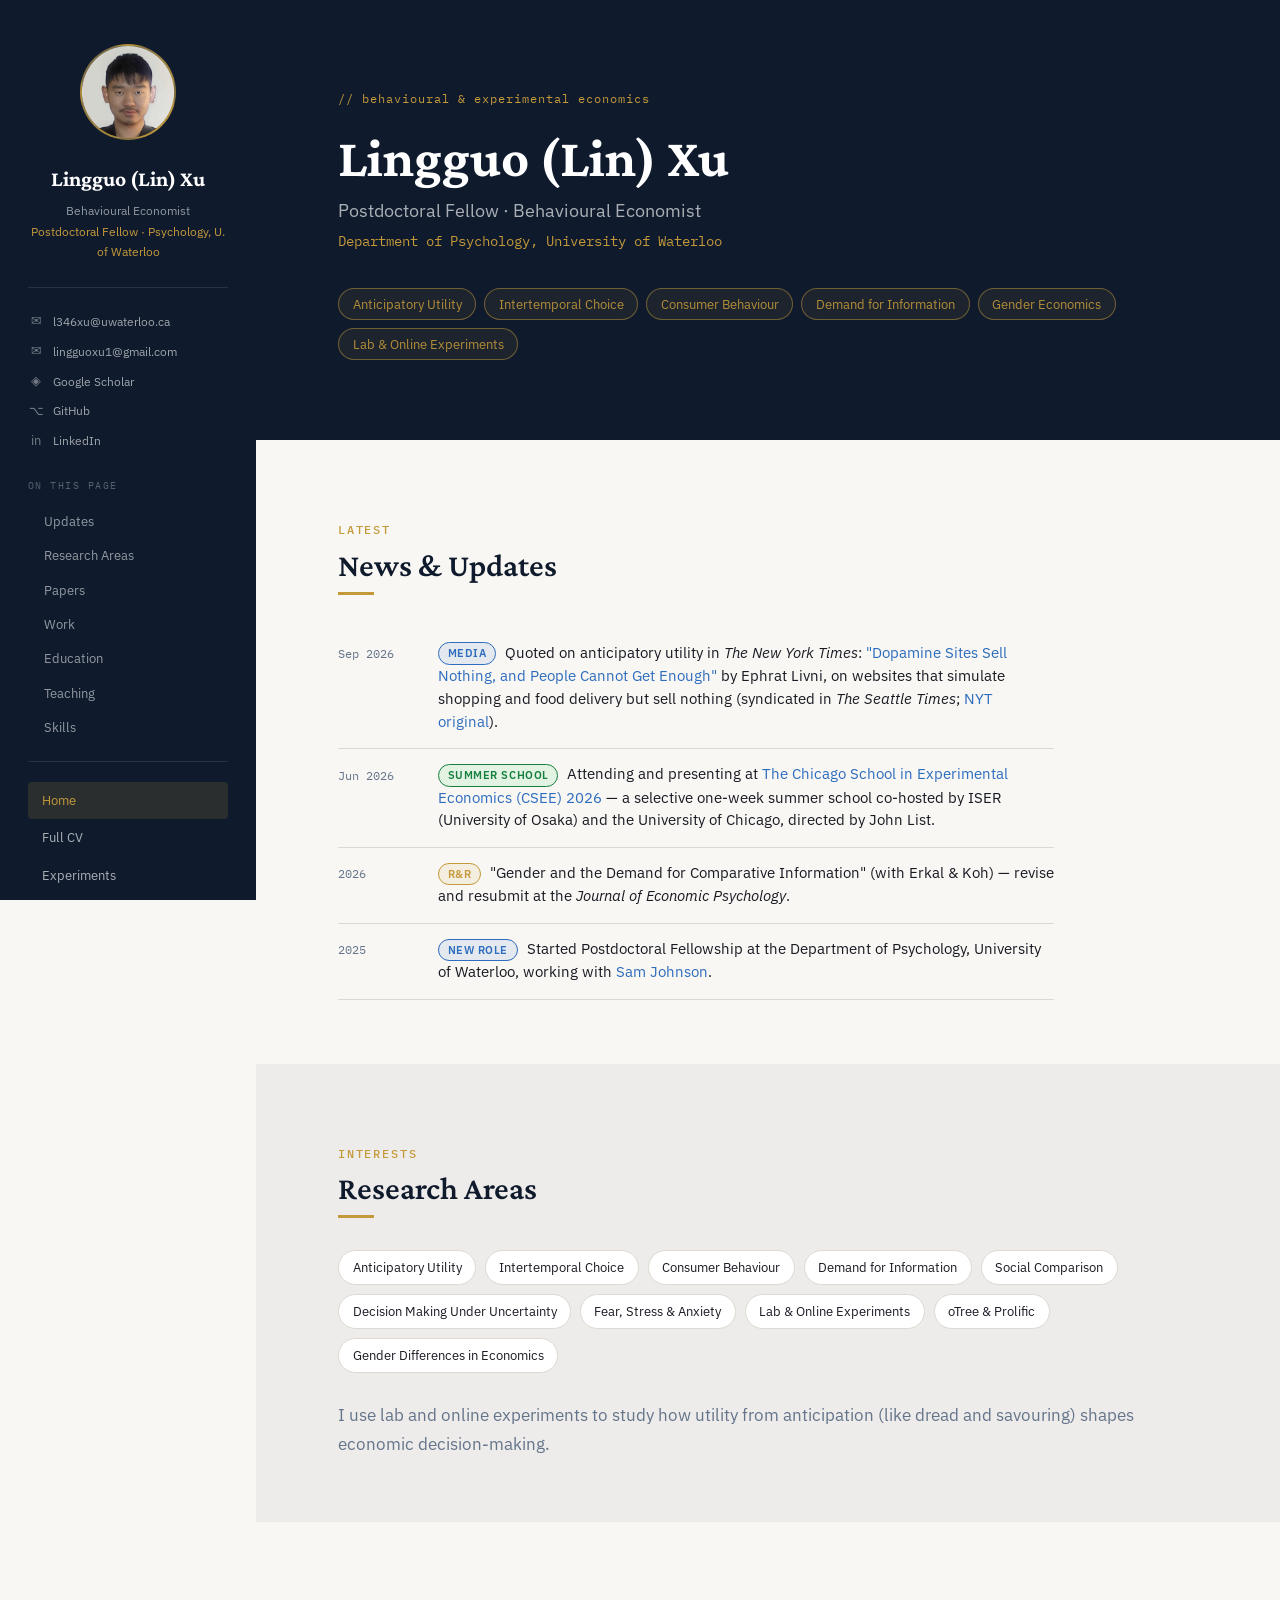
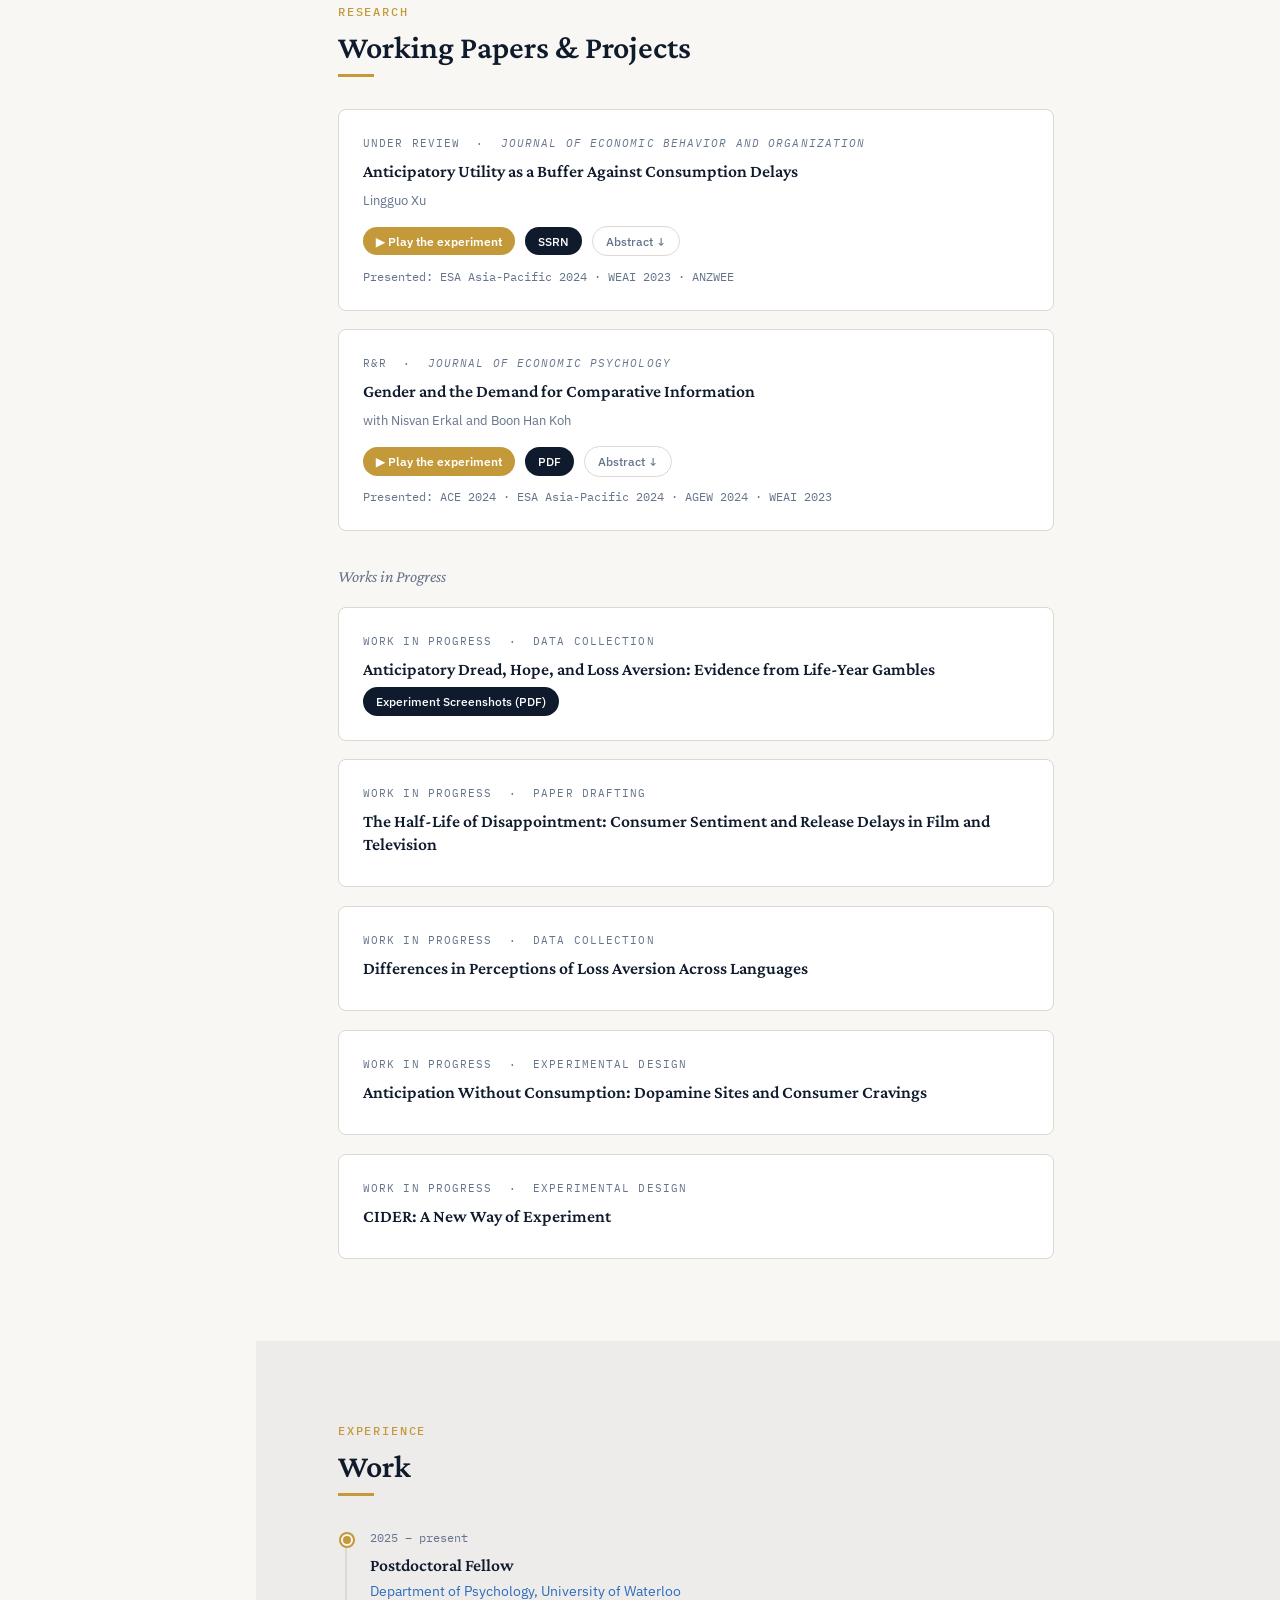
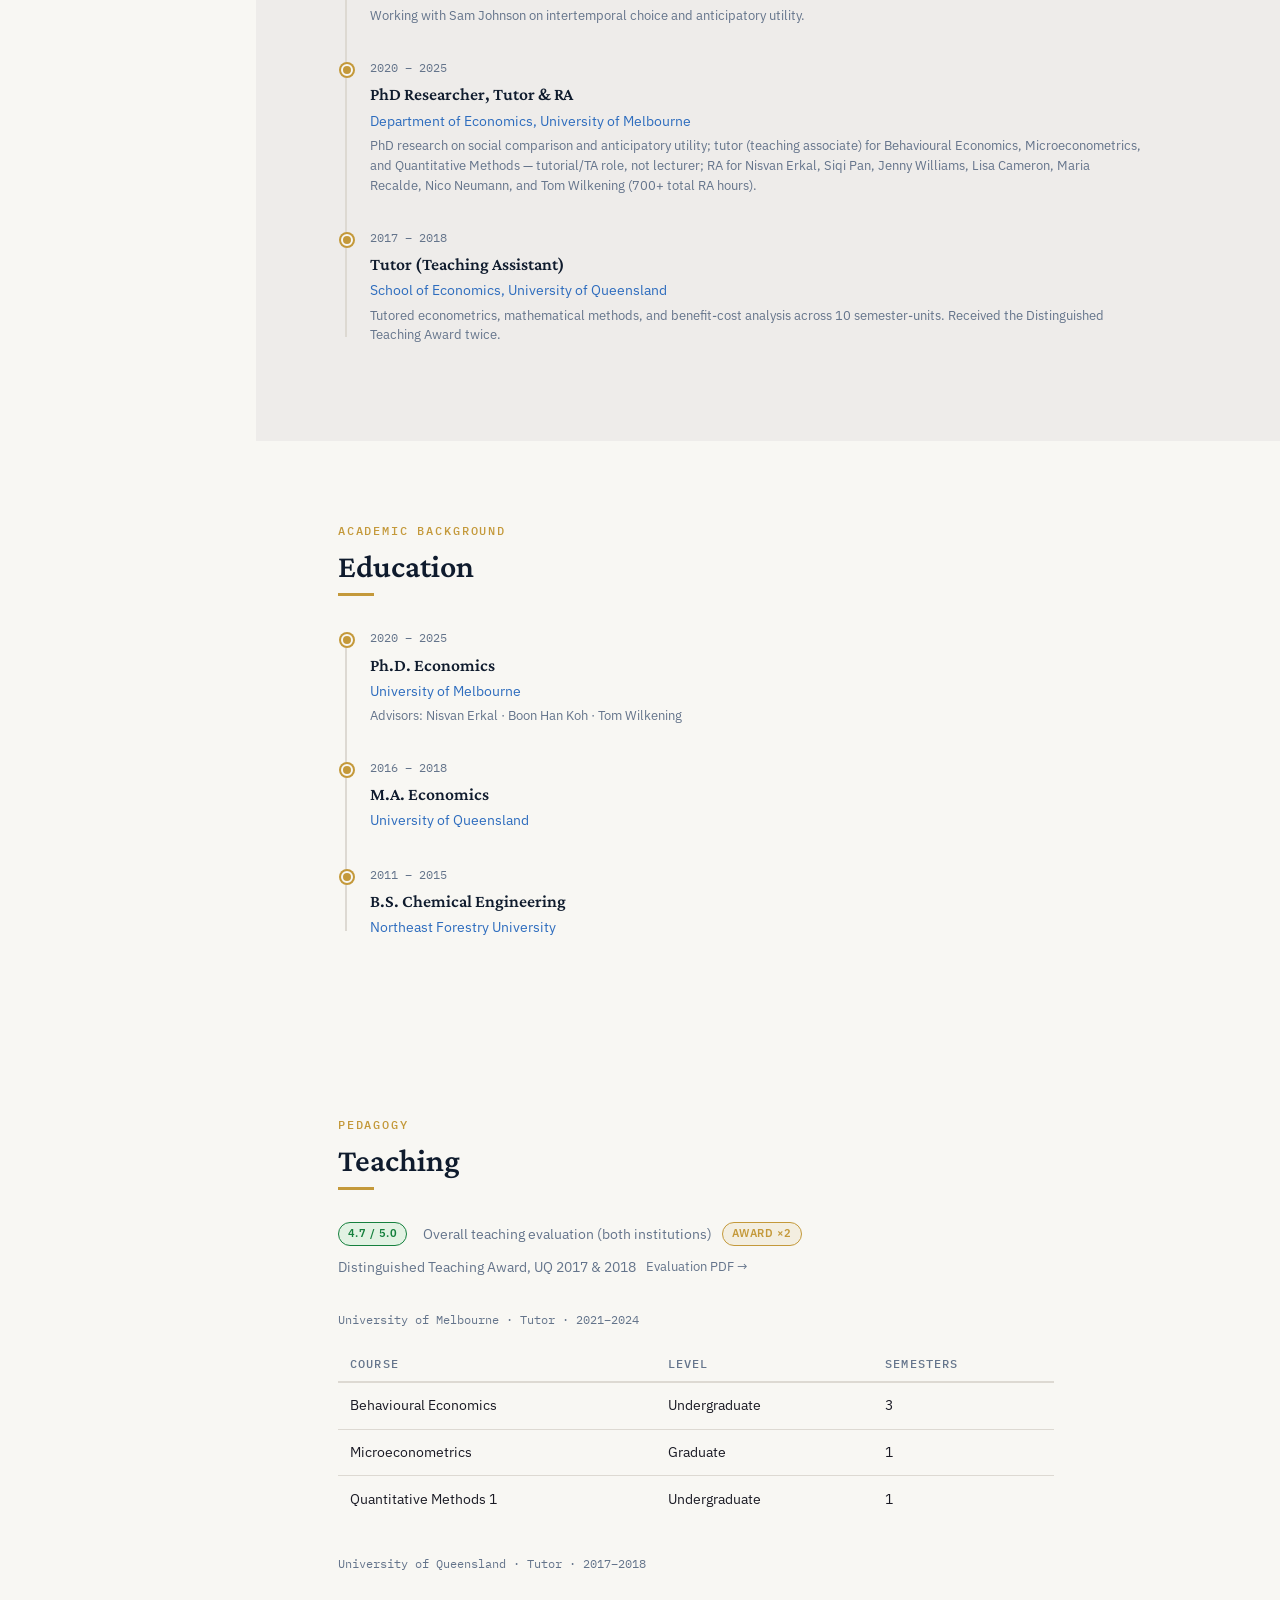
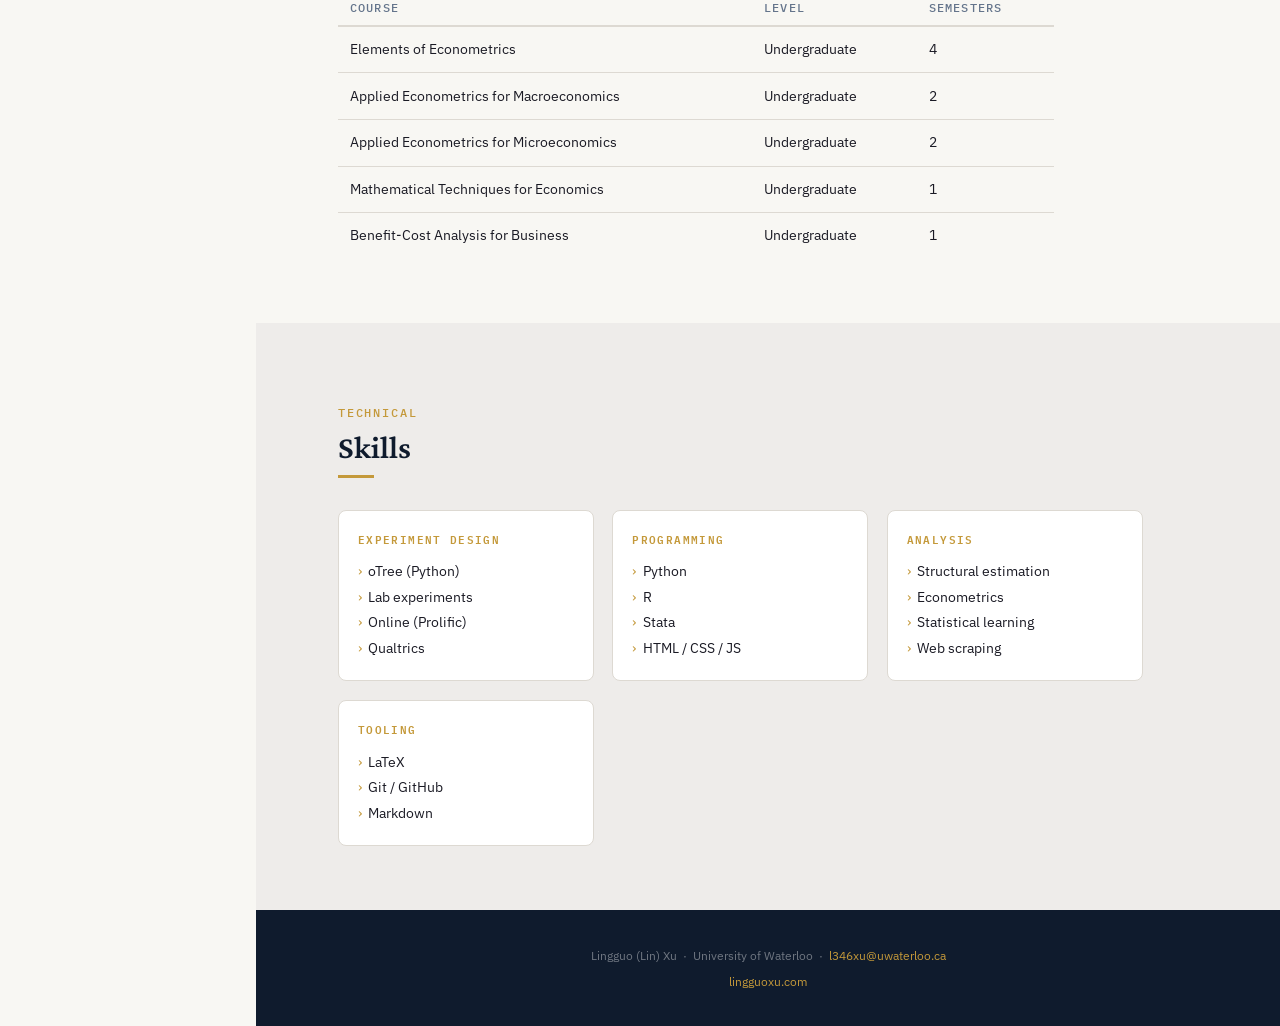
<file: index.html>
<!DOCTYPE html>
<html lang="en">
<head>
  <meta charset="UTF-8">
  <meta name="viewport" content="width=device-width, initial-scale=1.0">
  <title>Lingguo (Lin) Xu — Economist</title>
  <meta name="description" content="Lingguo (Lin) Xu — Postdoctoral Fellow in Psychology at the University of Waterloo. Behavioural and experimental economist studying anticipatory utility, intertemporal choice, and decision-making.">
  <link rel="canonical" href="https://www.lingguoxu.com/">
  <meta property="og:type" content="website">
  <meta property="og:title" content="Lingguo (Lin) Xu — Behavioural Economist">
  <meta property="og:description" content="Postdoctoral Fellow in Psychology at the University of Waterloo. Behavioural and experimental economist studying anticipatory utility, intertemporal choice, and decision-making.">
  <meta property="og:url" content="https://www.lingguoxu.com/">
  <meta name="twitter:card" content="summary">
  <link rel="preconnect" href="https://fonts.googleapis.com">
  <link rel="preconnect" href="https://fonts.gstatic.com" crossorigin>
  <link href="https://fonts.googleapis.com/css2?family=Crimson+Pro:ital,wght@0,300;0,400;0,600;0,700;1,400;1,600&family=IBM+Plex+Sans:wght@300;400;500;600&family=IBM+Plex+Mono:wght@400;500&display=swap" rel="stylesheet">
  <link rel="stylesheet" href="styles.css?v=20261008">
</head>
<body>
<div class="site-wrap">

  <!-- ══ SIDEBAR ══════════════════════════════════════════ -->
  <aside class="sidebar">
    <img class="profile-avatar" src="portrait.jpg" alt="Lingguo Xu portrait">
    <div class="sb-name">Lingguo (Lin) Xu</div>
    <div class="sb-role">Behavioural Economist</div>
    <div class="sb-inst">Postdoctoral Fellow · Psychology, U. of Waterloo</div>
    <hr class="sb-divider">

    <div class="sb-contact">
      <a href="mailto:l346xu@uwaterloo.ca">
        <span class="ic">✉</span> l346xu@uwaterloo.ca
      </a>
      <a href="mailto:lingguoxu1@gmail.com">
        <span class="ic">✉</span> lingguoxu1@gmail.com
      </a>
      <a href="https://scholar.google.com/citations?user=tV9M6PUAAAAJ&amp;hl=en" target="_blank" rel="noopener">
        <span class="ic">◈</span> Google Scholar
      </a>
      <a href="https://github.com/LingguoXu" target="_blank" rel="noopener">
        <span class="ic">⌥</span> GitHub
      </a>
      <a href="https://www.linkedin.com/in/lingguo-xu-338341319/" target="_blank" rel="noopener">
        <span class="ic">in</span> LinkedIn
      </a>
    </div>

    <div class="sb-nav-label">On this page</div>
    <ul class="sb-nav">
      <li><a href="#news">Updates</a></li>
      <li><a href="#research">Research Areas</a></li>
      <li><a href="#projects">Papers</a></li>
      <li><a href="#work">Work</a></li>
      <li><a href="#education">Education</a></li>
      <li><a href="#teaching">Teaching</a></li>
      <li><a href="#skills">Skills</a></li>
    </ul>

    <div class="sb-spacer"></div>

    <ul class="sb-pages">
      <li><a href="index.html" class="active">Home</a></li>
      <li><a href="cv.html">Full CV</a></li>
      <li><a href="experiments.html">Experiments</a></li>
    </ul>
  </aside>

  <!-- ══ MAIN ═════════════════════════════════════════════ -->
  <main class="main">

    <!-- ── Hero ──────────────────────────────────────────── -->
    <section class="hero" id="hero">
      <p class="hero-eyebrow">// behavioural &amp; experimental economics</p>
      <h1>Lingguo (Lin) Xu</h1>
      <p class="hero-sub">Postdoctoral Fellow · Behavioural Economist</p>
      <p class="hero-inst">Department of Psychology, University of Waterloo</p>
      <div class="tag-row">
        <span class="tag">Anticipatory Utility</span>
        <span class="tag">Intertemporal Choice</span>
        <span class="tag">Consumer Behaviour</span>
        <span class="tag">Demand for Information</span>
        <span class="tag">Gender Economics</span>
        <span class="tag">Lab &amp; Online Experiments</span>
      </div>
    </section>


    <!-- ── News ──────────────────────────────────────────── -->
    <section class="sec" id="news">
      <p class="sec-label">Latest</p>
      <h2 class="sec-heading">News &amp; Updates</h2>
      <ul class="news-list">
        <li class="news-item">
          <span class="news-date">Sep 2026</span>
          <span class="news-body">
            <span class="badge badge-blue">Media</span>
            Quoted on anticipatory utility in <em>The New York Times</em>: <a href="https://www.seattletimes.com/business/dopamine-sites-sell-nothing-and-people-cannot-get-enough/" target="_blank" rel="noopener">"Dopamine Sites Sell Nothing, and People Cannot Get Enough"</a> by Ephrat Livni, on websites that simulate shopping and food delivery but sell nothing (syndicated in <em>The Seattle Times</em>; <a href="https://www.nytimes.com/2026/09/11/world/asia/dopamine-sites-popularity.html" target="_blank" rel="noopener">NYT original</a>).
          </span>
        </li>
        <li class="news-item">
          <span class="news-date">Jun 2026</span>
          <span class="news-body">
            <span class="badge badge-green">Summer school</span>
            Attending and presenting at <a href="https://voices.uchicago.edu/jlist/the-chicago-school-in-experimental-economics-2026/" target="_blank" rel="noopener">The Chicago School in Experimental Economics (CSEE) 2026</a> — a selective one-week summer school co-hosted by ISER (University of Osaka) and the University of Chicago, directed by John List.
          </span>
        </li>
        <li class="news-item">
          <span class="news-date">2026</span>
          <span class="news-body">
            <span class="badge badge-amber">R&amp;R</span>
            "Gender and the Demand for Comparative Information" (with Erkal &amp; Koh) — revise and resubmit at the <em>Journal of Economic Psychology</em>.
          </span>
        </li>
        <li class="news-item">
          <span class="news-date">2025</span>
          <span class="news-body">
            <span class="badge badge-blue">New role</span>
            Started Postdoctoral Fellowship at the Department of Psychology, University of Waterloo, working with <a href="https://uwaterloo.ca/psychology/profiles/sam-johnson" target="_blank" rel="noopener">Sam Johnson</a>.
          </span>
        </li>
      </ul>
    </section>

    <!-- ── Research Areas ────────────────────────────────── -->
    <section class="sec alt-bg" id="research">
      <div class="sec-inner">
        <p class="sec-label">Interests</p>
        <h2 class="sec-heading">Research Areas</h2>
        <div class="rtags">
          <span class="rtag">Anticipatory Utility</span>
          <span class="rtag">Intertemporal Choice</span>
          <span class="rtag">Consumer Behaviour</span>
          <span class="rtag">Demand for Information</span>
          <span class="rtag">Social Comparison</span>
          <span class="rtag">Decision Making Under Uncertainty</span>
          <span class="rtag">Fear, Stress &amp; Anxiety</span>
          <span class="rtag">Lab &amp; Online Experiments</span>
          <span class="rtag">oTree &amp; Prolific</span>
          <span class="rtag">Gender Differences in Economics</span>
        </div>
        <p class="lead">
          I use lab and online experiments to study how utility from anticipation (like dread and savouring) shapes economic decision-making.
        </p>
      </div>
    </section>

    <!-- ── Papers ────────────────────────────────────────── -->
    <section class="sec" id="projects">
      <p class="sec-label">Research</p>
      <h2 class="sec-heading">Working Papers &amp; Projects</h2>

      <!-- Anticipatory Utility paper -->
      <div class="paper-card">
        <p class="paper-meta">Under review &nbsp;·&nbsp; <em>Journal of Economic Behavior and Organization</em></p>
        <h3 class="paper-title">Anticipatory Utility as a Buffer Against Consumption Delays</h3>
        <p class="paper-authors">Lingguo Xu</p>
        <div class="link-row">
          <a href="demos/gold-mining.html" class="lnk lnk-play">▶ Play the experiment</a>
          <a href="https://papers.ssrn.com/sol3/papers.cfm?abstract_id=5821582" target="_blank" rel="noopener" class="lnk lnk-pdf">SSRN</a>
          <a class="lnk lnk-ghost" onclick="toggleAbstract(this)" role="button" tabindex="0">Abstract ↓</a>
          <span class="muted mono" style="font-size:.72rem;">Presented: ESA Asia-Pacific 2024 · WEAI 2023 · ANZWEE</span>
        </div>
        <div class="paper-abstract">
          This paper examines anticipatory utility and its impact on delayed consumption. Conventional economic models typically assume that utility is experienced only at the moment of consumption, but certain experiences can evoke strong anticipatory feelings that shape utility well before the event occurs. Using a laboratory experiment, we investigate how exogenously imposed delays influence individuals' valuation of a "utility event" and whether utility derived from anticipation moderates this effect. Participants engage in a gold mining game, waiting for a gold nugget to be revealed, and are randomly assigned to either a delay or no-delay treatment. Anticipation is measured primarily through participants' willingness to pay for early information, with additional measures — the frequency of checking the mining status and self-reported excitement levels — as robustness checks. The results show that delays generally reduce the valuation of the gold nugget, but this effect is concentrated among low-anticipation individuals. High-anticipation participants exhibit little to no change in valuation, suggesting that anticipatory utility buffers against the negative effects of delays.
        </div>
      </div>

      <!-- Gender paper -->
      <div class="paper-card">
        <p class="paper-meta">R&amp;R &nbsp;·&nbsp; <em>Journal of Economic Psychology</em></p>
        <h3 class="paper-title">Gender and the Demand for Comparative Information</h3>
        <p class="paper-authors">with Nisvan Erkal and Boon Han Koh</p>
        <div class="link-row">
          <a href="demos/comparative-information.html" class="lnk lnk-play">▶ Play the experiment</a>
          <a href="#" class="lnk lnk-pdf">PDF</a>
          <a class="lnk lnk-ghost" onclick="toggleAbstract(this)" role="button" tabindex="0">Abstract ↓</a>
          <span class="muted mono" style="font-size:.72rem;">Presented: ACE 2024 · ESA Asia-Pacific 2024 · AGEW 2024 · WEAI 2023</span>
        </div>
        <div class="paper-abstract">
          Self-assessment is important for decision making in education and career choice. An important source of information in self-assessment is social comparison. While some individuals may use this type of information to learn about their comparative advantage and set goals for the future, others may avoid any such information altogether to preserve their ego and self-esteem. In this paper, we evaluate whether men and women differ in their demand for social comparison information in two different environments — where such information may either have or not have instrumental value. When comparative information is non-instrumental, we find that women, especially those who believe themselves to be average performers, avoid upward comparative information. In contrast, when faced with the prospect of doing the task again, women are more likely to seek upward comparative information than men, driven by those who believe themselves to be average performers.
        </div>
      </div>

      <p class="wip-section">Works in Progress</p>

      <div class="paper-card">
        <p class="paper-meta">Work in Progress &nbsp;·&nbsp; Data collection</p>
        <h3 class="paper-title">Anticipatory Dread, Hope, and Loss Aversion: Evidence from Life-Year Gambles</h3>
        <div class="link-row">
          <a href="files/AIT-Experiment-Screenshots.pdf" target="_blank" rel="noopener" class="lnk lnk-pdf">Experiment Screenshots (PDF)</a>
        </div>
      </div>

      <div class="paper-card">
        <p class="paper-meta">Work in Progress &nbsp;·&nbsp; Paper drafting</p>
        <h3 class="paper-title">The Half-Life of Disappointment: Consumer Sentiment and Release Delays in Film and Television</h3>
      </div>

      <div class="paper-card">
        <p class="paper-meta">Work in Progress &nbsp;·&nbsp; Data collection</p>
        <h3 class="paper-title">Differences in Perceptions of Loss Aversion Across Languages</h3>
      </div>

      <div class="paper-card">
        <p class="paper-meta">Work in Progress &nbsp;·&nbsp; Experimental design</p>
        <h3 class="paper-title">Anticipation Without Consumption: Dopamine Sites and Consumer Cravings</h3>
      </div>

      <div class="paper-card">
        <p class="paper-meta">Work in Progress &nbsp;·&nbsp; Experimental design</p>
        <h3 class="paper-title">CIDER: A New Way of Experiment</h3>
      </div>
    </section>

    <!-- ── Work ──────────────────────────────────────────── -->
    <section class="sec alt-bg" id="work">
      <div class="sec-inner">
        <p class="sec-label">Experience</p>
        <h2 class="sec-heading">Work</h2>
        <div class="timeline">
          <div class="tl-item">
            <p class="tl-year">2025 – present</p>
            <p class="tl-title">Postdoctoral Fellow</p>
            <p class="tl-org">Department of Psychology, University of Waterloo</p>
            <p class="tl-detail">Working with Sam Johnson on intertemporal choice and anticipatory utility.</p>
          </div>
          <div class="tl-item">
            <p class="tl-year">2020 – 2025</p>
            <p class="tl-title">PhD Researcher, Tutor &amp; RA</p>
            <p class="tl-org">Department of Economics, University of Melbourne</p>
            <p class="tl-detail">PhD research on social comparison and anticipatory utility; tutor (teaching associate) for Behavioural Economics, Microeconometrics, and Quantitative Methods — tutorial/TA role, not lecturer; RA for Nisvan Erkal, Siqi Pan, Jenny Williams, Lisa Cameron, Maria Recalde, Nico Neumann, and Tom Wilkening (700+ total RA hours).</p>
          </div>
          <div class="tl-item">
            <p class="tl-year">2017 – 2018</p>
            <p class="tl-title">Tutor (Teaching Assistant)</p>
            <p class="tl-org">School of Economics, University of Queensland</p>
            <p class="tl-detail">Tutored econometrics, mathematical methods, and benefit-cost analysis across 10 semester-units. Received the Distinguished Teaching Award twice.</p>
          </div>
        </div>
      </div>
    </section>

    <!-- ── Education ─────────────────────────────────────── -->
    <section class="sec" id="education">
      <p class="sec-label">Academic Background</p>
      <h2 class="sec-heading">Education</h2>
      <div class="timeline">
        <div class="tl-item">
          <p class="tl-year">2020 – 2025</p>
          <p class="tl-title">Ph.D. Economics</p>
          <p class="tl-org">University of Melbourne</p>
          <p class="tl-detail">Advisors: Nisvan Erkal · Boon Han Koh · Tom Wilkening</p>
        </div>
        <div class="tl-item">
          <p class="tl-year">2016 – 2018</p>
          <p class="tl-title">M.A. Economics</p>
          <p class="tl-org">University of Queensland</p>
        </div>
        <div class="tl-item">
          <p class="tl-year">2011 – 2015</p>
          <p class="tl-title">B.S. Chemical Engineering</p>
          <p class="tl-org">Northeast Forestry University</p>
        </div>
      </div>
    </section>

    <!-- ── Teaching ───────────────────────────────────────── -->
    <section class="sec" id="teaching">
      <p class="sec-label">Pedagogy</p>
      <h2 class="sec-heading">Teaching</h2>

      <div class="link-row mb2">
        <span class="badge badge-green">4.7 / 5.0</span>
        <span class="muted" style="font-size:.85rem;">Overall teaching evaluation (both institutions)</span>
        <span class="badge badge-amber">Award ×2</span>
        <span class="muted" style="font-size:.85rem;">Distinguished Teaching Award, UQ 2017 &amp; 2018</span>
        <a href="cv.html#teaching" class="muted" style="font-size:.82rem;">Evaluation PDF →</a>
      </div>

      <p class="t-sub-head">University of Melbourne · Tutor · 2021–2024</p>
      <table class="t-table mb2">
        <thead>
          <tr><th>Course</th><th>Level</th><th>Semesters</th></tr>
        </thead>
        <tbody>
          <tr><td>Behavioural Economics</td><td>Undergraduate</td><td>3</td></tr>
          <tr><td>Microeconometrics</td><td>Graduate</td><td>1</td></tr>
          <tr><td>Quantitative Methods 1</td><td>Undergraduate</td><td>1</td></tr>
        </tbody>
      </table>

      <p class="t-sub-head">University of Queensland · Tutor · 2017–2018</p>
      <table class="t-table">
        <thead>
          <tr><th>Course</th><th>Level</th><th>Semesters</th></tr>
        </thead>
        <tbody>
          <tr><td>Elements of Econometrics</td><td>Undergraduate</td><td>4</td></tr>
          <tr><td>Applied Econometrics for Macroeconomics</td><td>Undergraduate</td><td>2</td></tr>
          <tr><td>Applied Econometrics for Microeconomics</td><td>Undergraduate</td><td>2</td></tr>
          <tr><td>Mathematical Techniques for Economics</td><td>Undergraduate</td><td>1</td></tr>
          <tr><td>Benefit-Cost Analysis for Business</td><td>Undergraduate</td><td>1</td></tr>
        </tbody>
      </table>
    </section>

    <!-- ── Skills ────────────────────────────────────────── -->
    <section class="sec alt-bg" id="skills">
      <div class="sec-inner">
        <p class="sec-label">Technical</p>
        <h2 class="sec-heading">Skills</h2>
        <div class="skills-grid">
          <div class="skill-box">
            <p class="skill-box-label">Experiment Design</p>
            <ul class="skill-list">
              <li>oTree (Python)</li>
              <li>Lab experiments</li>
              <li>Online (Prolific)</li>
              <li>Qualtrics</li>
            </ul>
          </div>
          <div class="skill-box">
            <p class="skill-box-label">Programming</p>
            <ul class="skill-list">
              <li>Python</li>
              <li>R</li>
              <li>Stata</li>
              <li>HTML / CSS / JS</li>
            </ul>
          </div>
          <div class="skill-box">
            <p class="skill-box-label">Analysis</p>
            <ul class="skill-list">
              <li>Structural estimation</li>
              <li>Econometrics</li>
              <li>Statistical learning</li>
              <li>Web scraping</li>
            </ul>
          </div>
          <div class="skill-box">
            <p class="skill-box-label">Tooling</p>
            <ul class="skill-list">
              <li>LaTeX</li>
              <li>Git / GitHub</li>
              <li>Markdown</li>
            </ul>
          </div>
        </div>
      </div>
    </section>

  </main>
</div>

<!-- ── Footer ─────────────────────────────────────────────── -->
<footer class="site-footer">
  <p>Lingguo (Lin) Xu &nbsp;·&nbsp; University of Waterloo &nbsp;·&nbsp;
     <a href="mailto:l346xu@uwaterloo.ca">l346xu@uwaterloo.ca</a></p>
  <p style="margin-top:.35rem;font-size:.72rem;">
    <a href="https://www.lingguoxu.com">lingguoxu.com</a>
  </p>
</footer>

<script>
function toggleAbstract(el) {
  var card = el.closest('.paper-card');
  var abs  = card.querySelector('.paper-abstract');
  var open = abs.classList.toggle('open');
  el.textContent = open ? 'Abstract ↑' : 'Abstract ↓';
}

/* Highlight active sidebar link on scroll */
(function() {
  var sections = document.querySelectorAll('[id]');
  var navLinks  = document.querySelectorAll('.sb-nav a');
  var io = new IntersectionObserver(function(entries) {
    entries.forEach(function(e) {
      if (e.isIntersecting) {
        navLinks.forEach(function(l) {
          l.classList.toggle('active', l.getAttribute('href') === '#' + e.target.id);
        });
      }
    });
  }, { rootMargin: '-30% 0px -60% 0px' });
  sections.forEach(function(s) { io.observe(s); });
})();
</script>
</body>
</html>
</file>
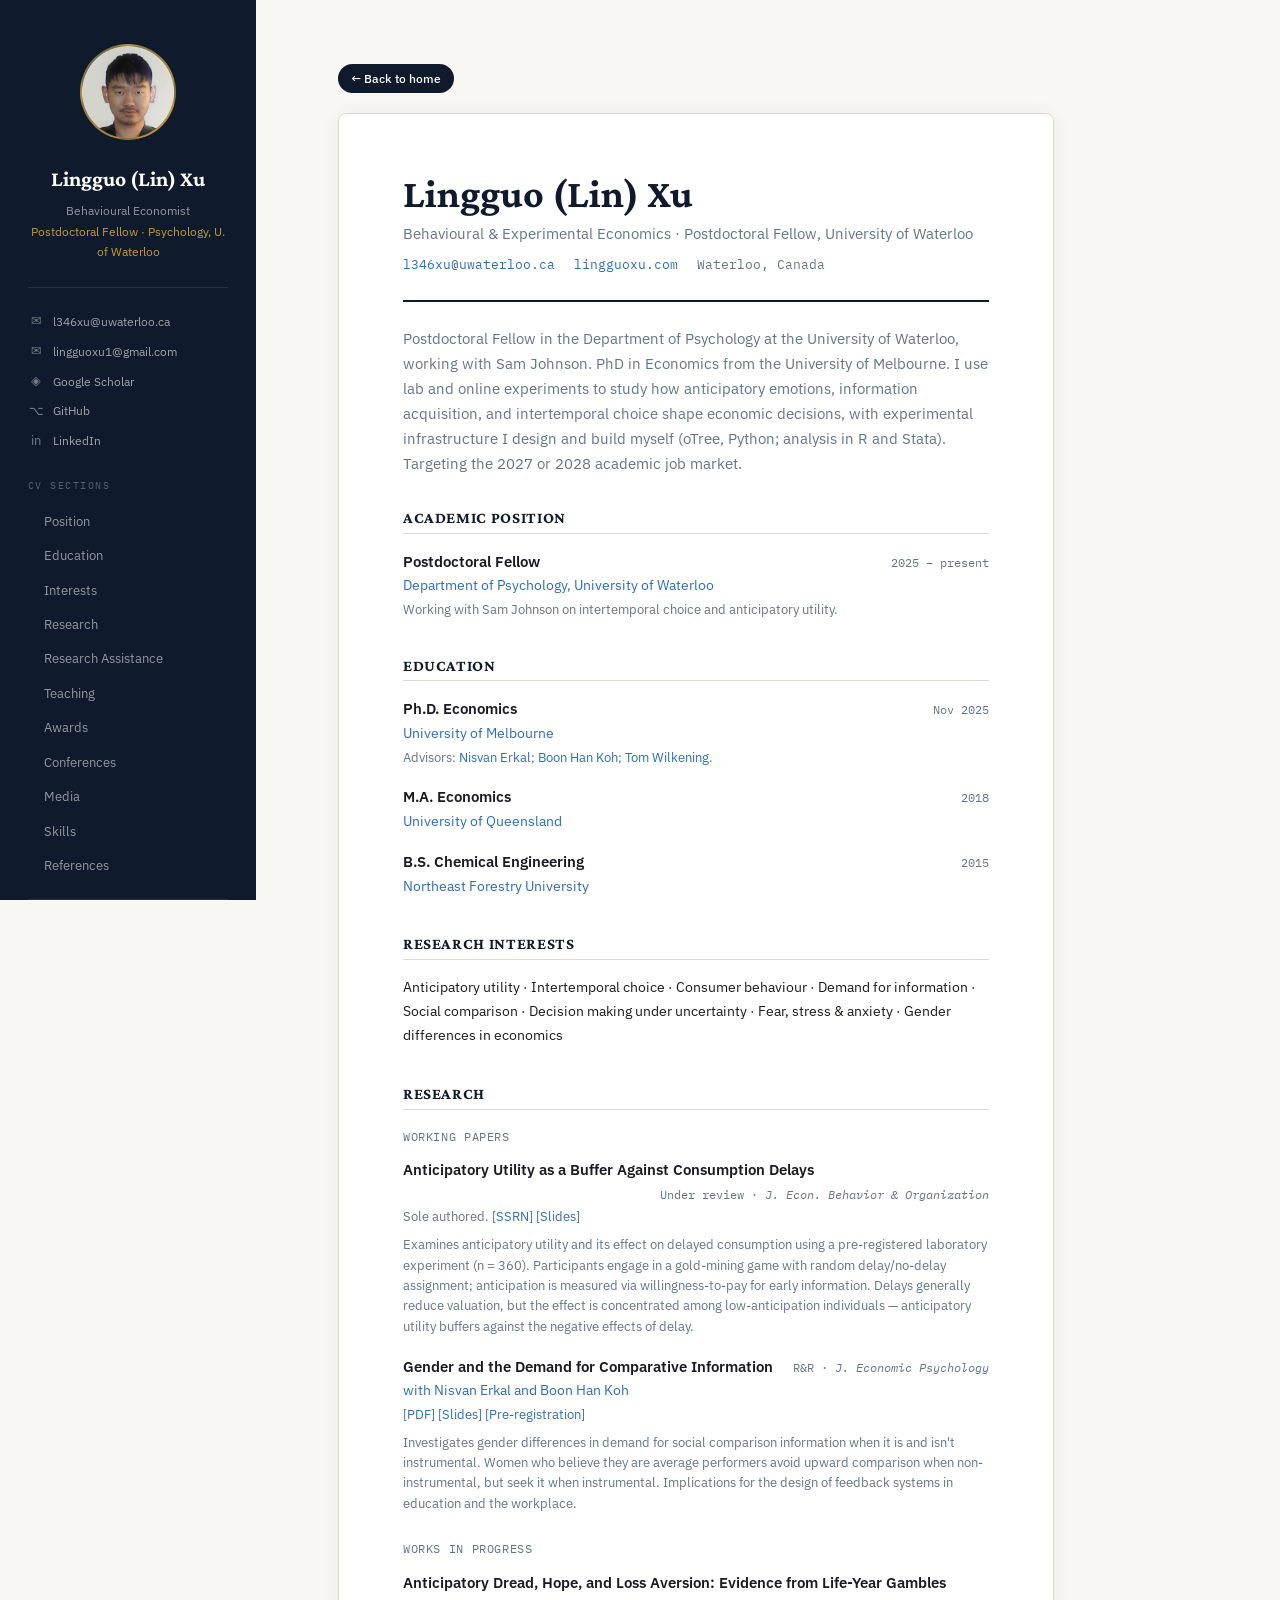
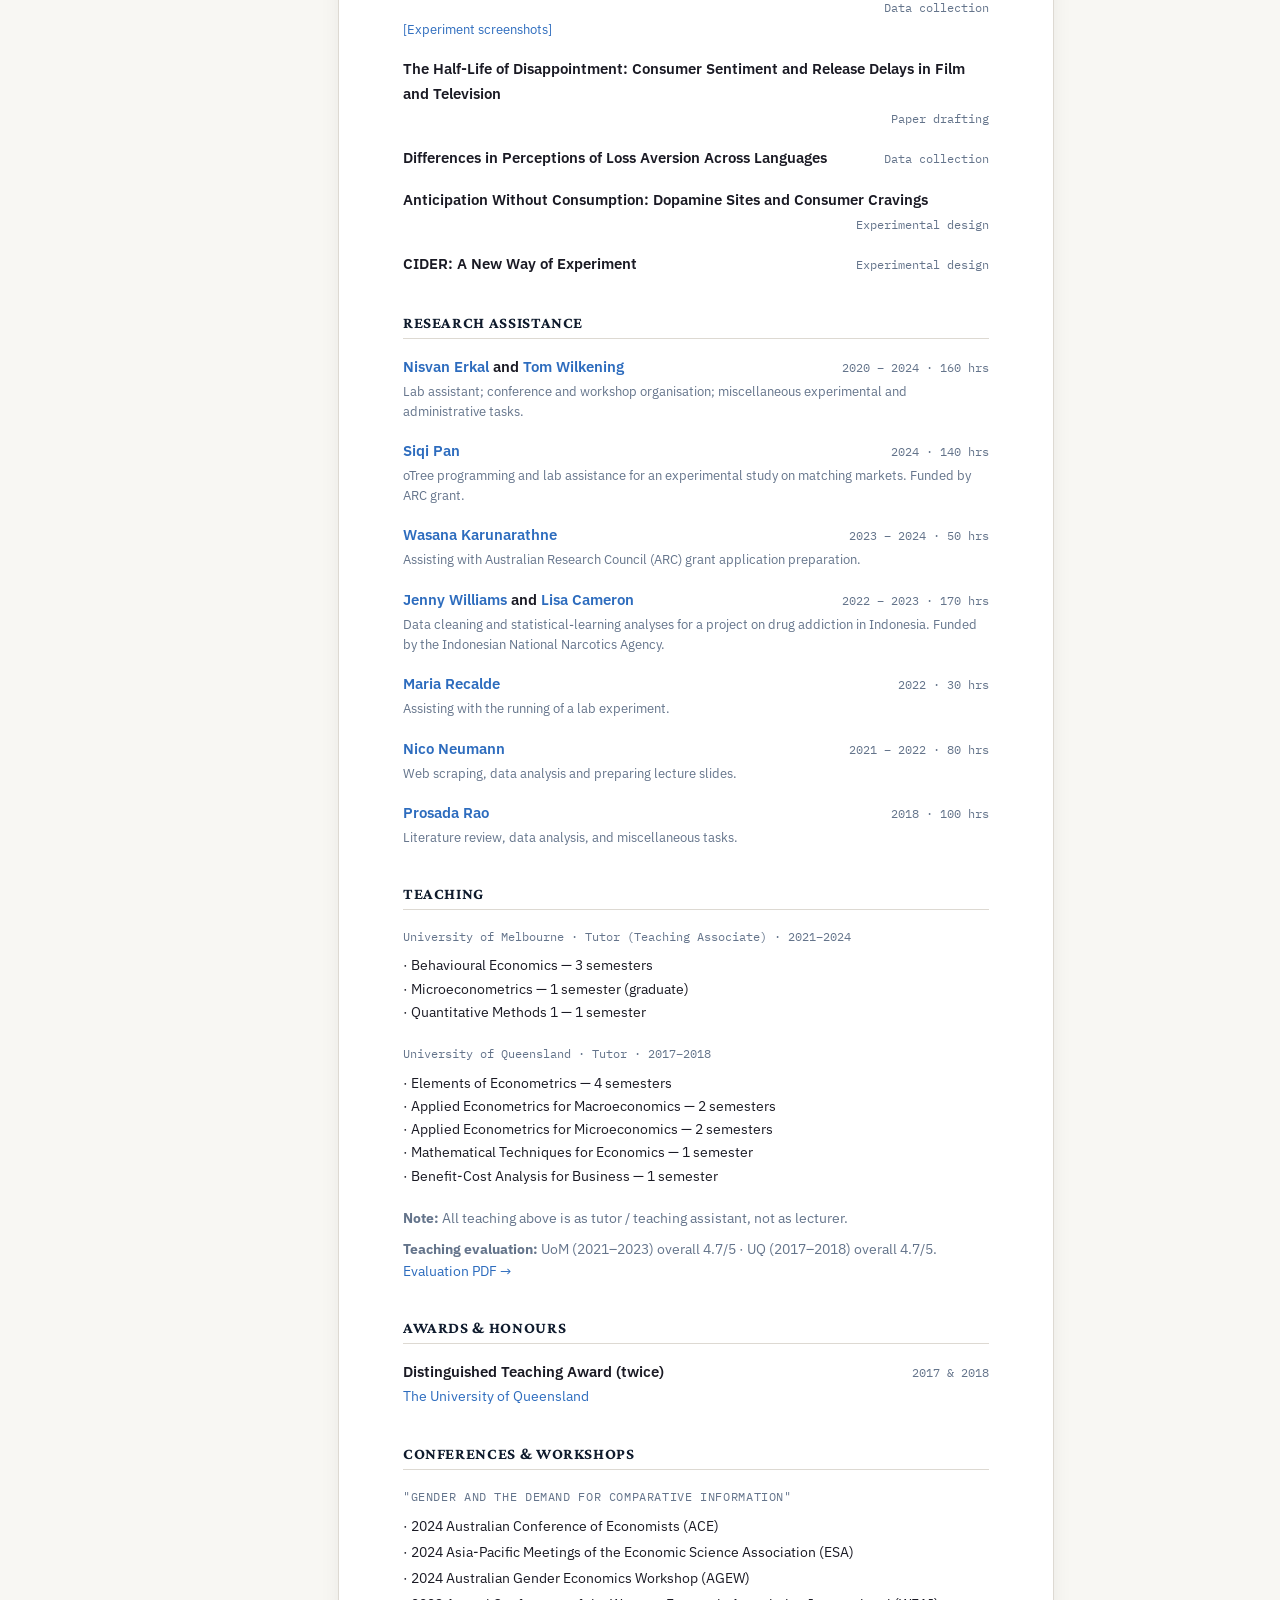
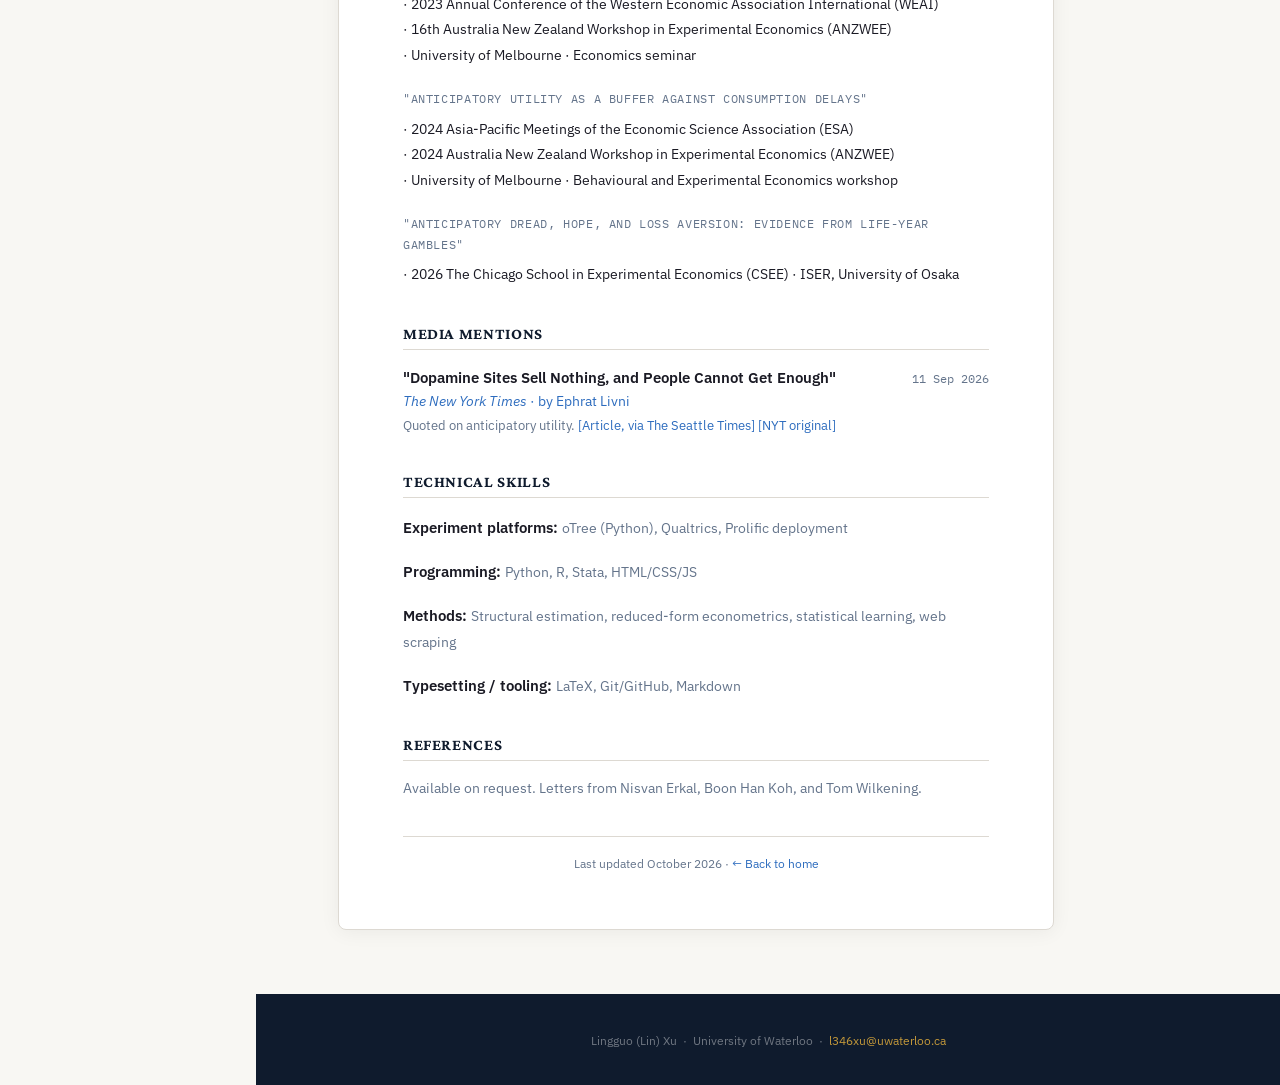
<file: cv.html>
<!DOCTYPE html>
<html lang="en">
<head>
  <meta charset="UTF-8">
  <meta name="viewport" content="width=device-width, initial-scale=1.0">
  <title>Curriculum Vitae — Lingguo (Lin) Xu</title>
  <meta name="description" content="CV of Lingguo (Lin) Xu — Postdoctoral Fellow in Psychology at the University of Waterloo. PhD in Economics, University of Melbourne. Behavioural and experimental economics.">
  <link rel="canonical" href="https://www.lingguoxu.com/cv.html">
  <meta property="og:type" content="profile">
  <meta property="og:title" content="CV — Lingguo (Lin) Xu">
  <meta property="og:description" content="Postdoctoral Fellow in Psychology at the University of Waterloo. PhD in Economics, University of Melbourne. Behavioural and experimental economics.">
  <meta property="og:url" content="https://www.lingguoxu.com/cv.html">
  <meta name="twitter:card" content="summary">
  <link rel="preconnect" href="https://fonts.googleapis.com">
  <link rel="preconnect" href="https://fonts.gstatic.com" crossorigin>
  <link href="https://fonts.googleapis.com/css2?family=Crimson+Pro:ital,wght@0,300;0,400;0,600;0,700;1,400;1,600&family=IBM+Plex+Sans:wght@300;400;500;600&family=IBM+Plex+Mono:wght@400;500&display=swap" rel="stylesheet">
  <link rel="stylesheet" href="styles.css?v=20261008">
</head>
<body>
<div class="site-wrap">

  <!-- ══ SIDEBAR ══ -->
  <aside class="sidebar">
    <img class="profile-avatar" src="portrait.jpg" alt="Lingguo Xu portrait">
    <div class="sb-name">Lingguo (Lin) Xu</div>
    <div class="sb-role">Behavioural Economist</div>
    <div class="sb-inst">Postdoctoral Fellow · Psychology, U. of Waterloo</div>
    <hr class="sb-divider">

    <div class="sb-contact">
      <a href="mailto:l346xu@uwaterloo.ca"><span class="ic">✉</span> l346xu@uwaterloo.ca</a>
      <a href="mailto:lingguoxu1@gmail.com"><span class="ic">✉</span> lingguoxu1@gmail.com</a>
      <a href="https://scholar.google.com/citations?user=tV9M6PUAAAAJ&amp;hl=en" target="_blank" rel="noopener"><span class="ic">◈</span> Google Scholar</a>
      <a href="https://github.com/LingguoXu" target="_blank" rel="noopener"><span class="ic">⌥</span> GitHub</a>
      <a href="https://www.linkedin.com/in/lingguo-xu-338341319/" target="_blank" rel="noopener"><span class="ic">in</span> LinkedIn</a>
    </div>

    <div class="sb-nav-label">CV Sections</div>
    <ul class="sb-nav">
      <li><a href="#cv-position">Position</a></li>
      <li><a href="#cv-education">Education</a></li>
      <li><a href="#cv-interests">Interests</a></li>
      <li><a href="#cv-research">Research</a></li>
      <li><a href="#cv-ra">Research Assistance</a></li>
      <li><a href="#cv-teaching">Teaching</a></li>
      <li><a href="#cv-awards">Awards</a></li>
      <li><a href="#cv-confs">Conferences</a></li>
      <li><a href="#cv-media">Media</a></li>
      <li><a href="#cv-skills">Skills</a></li>
      <li><a href="#cv-refs">References</a></li>
    </ul>

    <div class="sb-spacer"></div>

    <ul class="sb-pages">
      <li><a href="index.html">Home</a></li>
      <li><a href="cv.html" class="active">Full CV</a></li>
      <li><a href="experiments.html">Experiments</a></li>
    </ul>
  </aside>

  <!-- ══ MAIN ══ -->
  <main class="main">

    <section class="sec" style="padding-top:4rem;">
      <a href="index.html" class="lnk lnk-pdf" style="margin-bottom:1.25rem;">← Back to home</a>
      <div class="cv-doc">

        <!-- Header -->
        <h1 class="cv-name">Lingguo (Lin) Xu</h1>
        <p class="cv-subtitle">Behavioural &amp; Experimental Economics · Postdoctoral Fellow, University of Waterloo</p>
        <div class="cv-contact-row">
          <a href="mailto:l346xu@uwaterloo.ca">l346xu@uwaterloo.ca</a>
          <a href="https://www.lingguoxu.com">lingguoxu.com</a>
          <span>Waterloo, Canada</span>
        </div>

        <p class="lead" style="font-size:.92rem;margin-bottom:2rem;">
          Postdoctoral Fellow in the Department of Psychology at the University of Waterloo, working with Sam Johnson. PhD in Economics from the University of Melbourne. I use lab and online experiments to study how anticipatory emotions, information acquisition, and intertemporal choice shape economic decisions, with experimental infrastructure I design and build myself (oTree, Python; analysis in R and Stata). Targeting the 2027 or 2028 academic job market.
        </p>

        <!-- Academic Position -->
        <div class="cv-sec" id="cv-position">
          <h3 class="cv-sec-title">Academic Position</h3>

          <div class="cv-entry">
            <div class="cv-entry-header">
              <span class="cv-entry-title">Postdoctoral Fellow</span>
              <span class="cv-entry-year">2025 – present</span>
            </div>
            <div class="cv-entry-org">Department of Psychology, University of Waterloo</div>
            <div class="cv-entry-detail">Working with Sam Johnson on intertemporal choice and anticipatory utility.</div>
          </div>
        </div>

        <!-- Education -->
        <div class="cv-sec" id="cv-education">
          <h3 class="cv-sec-title">Education</h3>

          <div class="cv-entry">
            <div class="cv-entry-header">
              <span class="cv-entry-title">Ph.D. Economics</span>
              <span class="cv-entry-year">Nov 2025</span>
            </div>
            <div class="cv-entry-org">University of Melbourne</div>
            <div class="cv-entry-detail">
              Advisors:
              <a href="https://fbe.unimelb.edu.au/economics/our-people/staff/nisvan-erkal" target="_blank" rel="noopener">Nisvan Erkal</a>;
              <a href="https://business-school.exeter.ac.uk/about/people/profile/?web_id=Boon_Han_Koh" target="_blank" rel="noopener">Boon Han Koh</a>;
              <a href="https://fbe.unimelb.edu.au/economics/our-people/staff/tom-wilkening" target="_blank" rel="noopener">Tom Wilkening</a>.
            </div>
          </div>

          <div class="cv-entry">
            <div class="cv-entry-header">
              <span class="cv-entry-title">M.A. Economics</span>
              <span class="cv-entry-year">2018</span>
            </div>
            <div class="cv-entry-org">University of Queensland</div>
          </div>

          <div class="cv-entry">
            <div class="cv-entry-header">
              <span class="cv-entry-title">B.S. Chemical Engineering</span>
              <span class="cv-entry-year">2015</span>
            </div>
            <div class="cv-entry-org">Northeast Forestry University</div>
          </div>
        </div>

        <!-- Research Interests -->
        <div class="cv-sec" id="cv-interests">
          <h3 class="cv-sec-title">Research Interests</h3>
          <p style="font-size:.88rem;line-height:1.7;">Anticipatory utility · Intertemporal choice · Consumer behaviour · Demand for information · Social comparison · Decision making under uncertainty · Fear, stress &amp; anxiety · Gender differences in economics</p>
        </div>

        <!-- Research -->
        <div class="cv-sec" id="cv-research">
          <h3 class="cv-sec-title">Research</h3>

          <p style="font-family:var(--font-mono);font-size:.78rem;color:var(--muted);margin-bottom:.75rem;text-transform:uppercase;letter-spacing:.05em;">Working Papers</p>

          <div class="cv-entry">
            <div class="cv-entry-header">
              <span class="cv-entry-title">Anticipatory Utility as a Buffer Against Consumption Delays</span>
              <span class="cv-entry-year">Under review · <em>J. Econ. Behavior &amp; Organization</em></span>
            </div>
            <div class="cv-entry-detail">Sole authored.
              <a href="https://papers.ssrn.com/sol3/papers.cfm?abstract_id=5821582" target="_blank" rel="noopener">[SSRN]</a>
              <a href="#" target="_blank" rel="noopener">[Slides]</a>
            </div>
            <p style="font-size:.82rem;color:var(--muted);margin-top:.5rem;line-height:1.55;">
              Examines anticipatory utility and its effect on delayed consumption using a pre-registered laboratory experiment (n = 360). Participants engage in a gold-mining game with random delay/no-delay assignment; anticipation is measured via willingness-to-pay for early information. Delays generally reduce valuation, but the effect is concentrated among low-anticipation individuals — anticipatory utility buffers against the negative effects of delay.
            </p>
          </div>

          <div class="cv-entry">
            <div class="cv-entry-header">
              <span class="cv-entry-title">Gender and the Demand for Comparative Information</span>
              <span class="cv-entry-year">R&amp;R · <em>J. Economic Psychology</em></span>
            </div>
            <div class="cv-entry-org">with Nisvan Erkal and Boon Han Koh</div>
            <div class="cv-entry-detail">
              <a href="#" target="_blank" rel="noopener">[PDF]</a>
              <a href="#" target="_blank" rel="noopener">[Slides]</a>
              <a href="#" target="_blank" rel="noopener">[Pre-registration]</a>
            </div>
            <p style="font-size:.82rem;color:var(--muted);margin-top:.5rem;line-height:1.55;">
              Investigates gender differences in demand for social comparison information when it is and isn't instrumental. Women who believe they are average performers avoid upward comparison when non-instrumental, but seek it when instrumental. Implications for the design of feedback systems in education and the workplace.
            </p>
          </div>

          <p style="font-family:var(--font-mono);font-size:.78rem;color:var(--muted);margin:1.5rem 0 .75rem;text-transform:uppercase;letter-spacing:.05em;">Works in Progress</p>

          <div class="cv-entry">
            <div class="cv-entry-header">
              <span class="cv-entry-title">Anticipatory Dread, Hope, and Loss Aversion: Evidence from Life-Year Gambles</span>
              <span class="cv-entry-year">Data collection</span>
            </div>
            <div class="cv-entry-detail">
              <a href="files/AIT-Experiment-Screenshots.pdf" target="_blank" rel="noopener">[Experiment screenshots]</a>
            </div>
          </div>

          <div class="cv-entry">
            <div class="cv-entry-header">
              <span class="cv-entry-title">The Half-Life of Disappointment: Consumer Sentiment and Release Delays in Film and Television</span>
              <span class="cv-entry-year">Paper drafting</span>
            </div>
          </div>

          <div class="cv-entry">
            <div class="cv-entry-header">
              <span class="cv-entry-title">Differences in Perceptions of Loss Aversion Across Languages</span>
              <span class="cv-entry-year">Data collection</span>
            </div>
          </div>

          <div class="cv-entry">
            <div class="cv-entry-header">
              <span class="cv-entry-title">Anticipation Without Consumption: Dopamine Sites and Consumer Cravings</span>
              <span class="cv-entry-year">Experimental design</span>
            </div>
          </div>

          <div class="cv-entry">
            <div class="cv-entry-header">
              <span class="cv-entry-title">CIDER: A New Way of Experiment</span>
              <span class="cv-entry-year">Experimental design</span>
            </div>
          </div>
        </div>

        <!-- Research Assistance -->
        <div class="cv-sec" id="cv-ra">
          <h3 class="cv-sec-title">Research Assistance</h3>

          <div class="cv-entry">
            <div class="cv-entry-header">
              <span class="cv-entry-title">
                <a href="https://fbe.unimelb.edu.au/economics/our-people/staff/nisvan-erkal" target="_blank">Nisvan Erkal</a>
                and
                <a href="https://fbe.unimelb.edu.au/economics/our-people/staff/tom-wilkening" target="_blank">Tom Wilkening</a>
              </span>
              <span class="cv-entry-year">2020 – 2024 · 160 hrs</span>
            </div>
            <div class="cv-entry-detail">Lab assistant; conference and workshop organisation; miscellaneous experimental and administrative tasks.</div>
          </div>

          <div class="cv-entry">
            <div class="cv-entry-header">
              <span class="cv-entry-title"><a href="#" target="_blank">Siqi Pan</a></span>
              <span class="cv-entry-year">2024 · 140 hrs</span>
            </div>
            <div class="cv-entry-detail">oTree programming and lab assistance for an experimental study on matching markets. Funded by ARC grant.</div>
          </div>

          <div class="cv-entry">
            <div class="cv-entry-header">
              <span class="cv-entry-title"><a href="#" target="_blank">Wasana Karunarathne</a></span>
              <span class="cv-entry-year">2023 – 2024 · 50 hrs</span>
            </div>
            <div class="cv-entry-detail">Assisting with Australian Research Council (ARC) grant application preparation.</div>
          </div>

          <div class="cv-entry">
            <div class="cv-entry-header">
              <span class="cv-entry-title"><a href="#" target="_blank">Jenny Williams</a> and <a href="#" target="_blank">Lisa Cameron</a></span>
              <span class="cv-entry-year">2022 – 2023 · 170 hrs</span>
            </div>
            <div class="cv-entry-detail">Data cleaning and statistical-learning analyses for a project on drug addiction in Indonesia. Funded by the Indonesian National Narcotics Agency.</div>
          </div>

          <div class="cv-entry">
            <div class="cv-entry-header">
              <span class="cv-entry-title"><a href="#" target="_blank">Maria Recalde</a></span>
              <span class="cv-entry-year">2022 · 30 hrs</span>
            </div>
            <div class="cv-entry-detail">Assisting with the running of a lab experiment.</div>
          </div>

          <div class="cv-entry">
            <div class="cv-entry-header">
              <span class="cv-entry-title"><a href="#" target="_blank">Nico Neumann</a></span>
              <span class="cv-entry-year">2021 – 2022 · 80 hrs</span>
            </div>
            <div class="cv-entry-detail">Web scraping, data analysis and preparing lecture slides.</div>
          </div>

          <div class="cv-entry">
            <div class="cv-entry-header">
              <span class="cv-entry-title"><a href="#" target="_blank">Prosada Rao</a></span>
              <span class="cv-entry-year">2018 · 100 hrs</span>
            </div>
            <div class="cv-entry-detail">Literature review, data analysis, and miscellaneous tasks.</div>
          </div>
        </div>

        <!-- Teaching -->
        <div class="cv-sec" id="cv-teaching">
          <h3 class="cv-sec-title">Teaching</h3>

          <p style="font-family:var(--font-mono);font-size:.78rem;color:var(--muted);margin-bottom:.5rem;">University of Melbourne · Tutor (Teaching Associate) · 2021–2024</p>
          <ul style="list-style:none;font-size:.88rem;margin-bottom:1.2rem;">
            <li>· Behavioural Economics — 3 semesters</li>
            <li>· Microeconometrics — 1 semester (graduate)</li>
            <li>· Quantitative Methods 1 — 1 semester</li>
          </ul>

          <p style="font-family:var(--font-mono);font-size:.78rem;color:var(--muted);margin-bottom:.5rem;">University of Queensland · Tutor · 2017–2018</p>
          <ul style="list-style:none;font-size:.88rem;margin-bottom:1.2rem;">
            <li>· Elements of Econometrics — 4 semesters</li>
            <li>· Applied Econometrics for Macroeconomics — 2 semesters</li>
            <li>· Applied Econometrics for Microeconomics — 2 semesters</li>
            <li>· Mathematical Techniques for Economics — 1 semester</li>
            <li>· Benefit-Cost Analysis for Business — 1 semester</li>
          </ul>

          <p style="font-size:.85rem;color:var(--muted);margin-bottom:.5rem;"><strong>Note:</strong> All teaching above is as tutor / teaching assistant, not as lecturer.</p>
          <p style="font-size:.85rem;color:var(--muted);"><strong>Teaching evaluation:</strong>
            UoM (2021–2023) overall 4.7/5 ·
            UQ (2017–2018) overall 4.7/5.
            <a href="#" target="_blank">Evaluation PDF →</a>
          </p>
        </div>

        <!-- Awards -->
        <div class="cv-sec" id="cv-awards">
          <h3 class="cv-sec-title">Awards &amp; Honours</h3>
          <div class="cv-entry">
            <div class="cv-entry-header">
              <span class="cv-entry-title">Distinguished Teaching Award (twice)</span>
              <span class="cv-entry-year">2017 &amp; 2018</span>
            </div>
            <div class="cv-entry-org">The University of Queensland</div>
          </div>
        </div>

        <!-- Conferences -->
        <div class="cv-sec" id="cv-confs">
          <h3 class="cv-sec-title">Conferences &amp; Workshops</h3>

          <p style="font-family:var(--font-mono);font-size:.78rem;color:var(--muted);margin-bottom:.5rem;text-transform:uppercase;letter-spacing:.05em;">"Gender and the Demand for Comparative Information"</p>
          <ul style="list-style:none;font-size:.87rem;margin-bottom:1.2rem;line-height:1.85;">
            <li>· 2024 Australian Conference of Economists (ACE)</li>
            <li>· 2024 Asia-Pacific Meetings of the Economic Science Association (ESA)</li>
            <li>· 2024 Australian Gender Economics Workshop (AGEW)</li>
            <li>· 2023 Annual Conference of the Western Economic Association International (WEAI)</li>
            <li>· 16th Australia New Zealand Workshop in Experimental Economics (ANZWEE)</li>
            <li>· University of Melbourne · Economics seminar</li>
          </ul>

          <p style="font-family:var(--font-mono);font-size:.78rem;color:var(--muted);margin-bottom:.5rem;text-transform:uppercase;letter-spacing:.05em;">"Anticipatory Utility as a Buffer Against Consumption Delays"</p>
          <ul style="list-style:none;font-size:.87rem;line-height:1.85;margin-bottom:1.2rem;">
            <li>· 2024 Asia-Pacific Meetings of the Economic Science Association (ESA)</li>
            <li>· 2024 Australia New Zealand Workshop in Experimental Economics (ANZWEE)</li>
            <li>· University of Melbourne · Behavioural and Experimental Economics workshop</li>
          </ul>

          <p style="font-family:var(--font-mono);font-size:.78rem;color:var(--muted);margin-bottom:.5rem;text-transform:uppercase;letter-spacing:.05em;">"Anticipatory Dread, Hope, and Loss Aversion: Evidence from Life-Year Gambles"</p>
          <ul style="list-style:none;font-size:.87rem;line-height:1.85;">
            <li>· 2026 The Chicago School in Experimental Economics (CSEE) · ISER, University of Osaka</li>
          </ul>
        </div>

        <!-- Media -->
        <div class="cv-sec" id="cv-media">
          <h3 class="cv-sec-title">Media Mentions</h3>

          <div class="cv-entry">
            <div class="cv-entry-header">
              <span class="cv-entry-title">"Dopamine Sites Sell Nothing, and People Cannot Get Enough"</span>
              <span class="cv-entry-year">11 Sep 2026</span>
            </div>
            <div class="cv-entry-org"><em>The New York Times</em> · by Ephrat Livni</div>
            <div class="cv-entry-detail">Quoted on anticipatory utility.
              <a href="https://www.seattletimes.com/business/dopamine-sites-sell-nothing-and-people-cannot-get-enough/" target="_blank" rel="noopener">[Article, via The Seattle Times]</a>
              <a href="https://www.nytimes.com/2026/09/11/world/asia/dopamine-sites-popularity.html" target="_blank" rel="noopener">[NYT original]</a>
            </div>
          </div>
        </div>

        <!-- Skills -->
        <div class="cv-sec" id="cv-skills">
          <h3 class="cv-sec-title">Technical Skills</h3>
          <div class="cv-entry">
            <span class="cv-entry-title">Experiment platforms:</span>
            <span style="font-size:.88rem;color:var(--muted);"> oTree (Python), Qualtrics, Prolific deployment</span>
          </div>
          <div class="cv-entry">
            <span class="cv-entry-title">Programming:</span>
            <span style="font-size:.88rem;color:var(--muted);"> Python, R, Stata, HTML/CSS/JS</span>
          </div>
          <div class="cv-entry">
            <span class="cv-entry-title">Methods:</span>
            <span style="font-size:.88rem;color:var(--muted);"> Structural estimation, reduced-form econometrics, statistical learning, web scraping</span>
          </div>
          <div class="cv-entry">
            <span class="cv-entry-title">Typesetting / tooling:</span>
            <span style="font-size:.88rem;color:var(--muted);"> LaTeX, Git/GitHub, Markdown</span>
          </div>
        </div>

        <!-- References -->
        <div class="cv-sec" id="cv-refs">
          <h3 class="cv-sec-title">References</h3>
          <p style="font-size:.88rem;color:var(--muted);">Available on request. Letters from Nisvan Erkal, Boon Han Koh, and Tom Wilkening.</p>
        </div>

        <hr style="border:none;border-top:1px solid var(--border);margin:2rem 0 1rem;">
        <p style="font-size:.78rem;color:var(--muted);text-align:center;">
          Last updated October 2026 · <a href="index.html">← Back to home</a>
        </p>
      </div>
    </section>

  </main>
</div>

<footer class="site-footer">
  <p>Lingguo (Lin) Xu &nbsp;·&nbsp; University of Waterloo &nbsp;·&nbsp;
     <a href="mailto:l346xu@uwaterloo.ca">l346xu@uwaterloo.ca</a></p>
</footer>

</body>
</html>
</file>
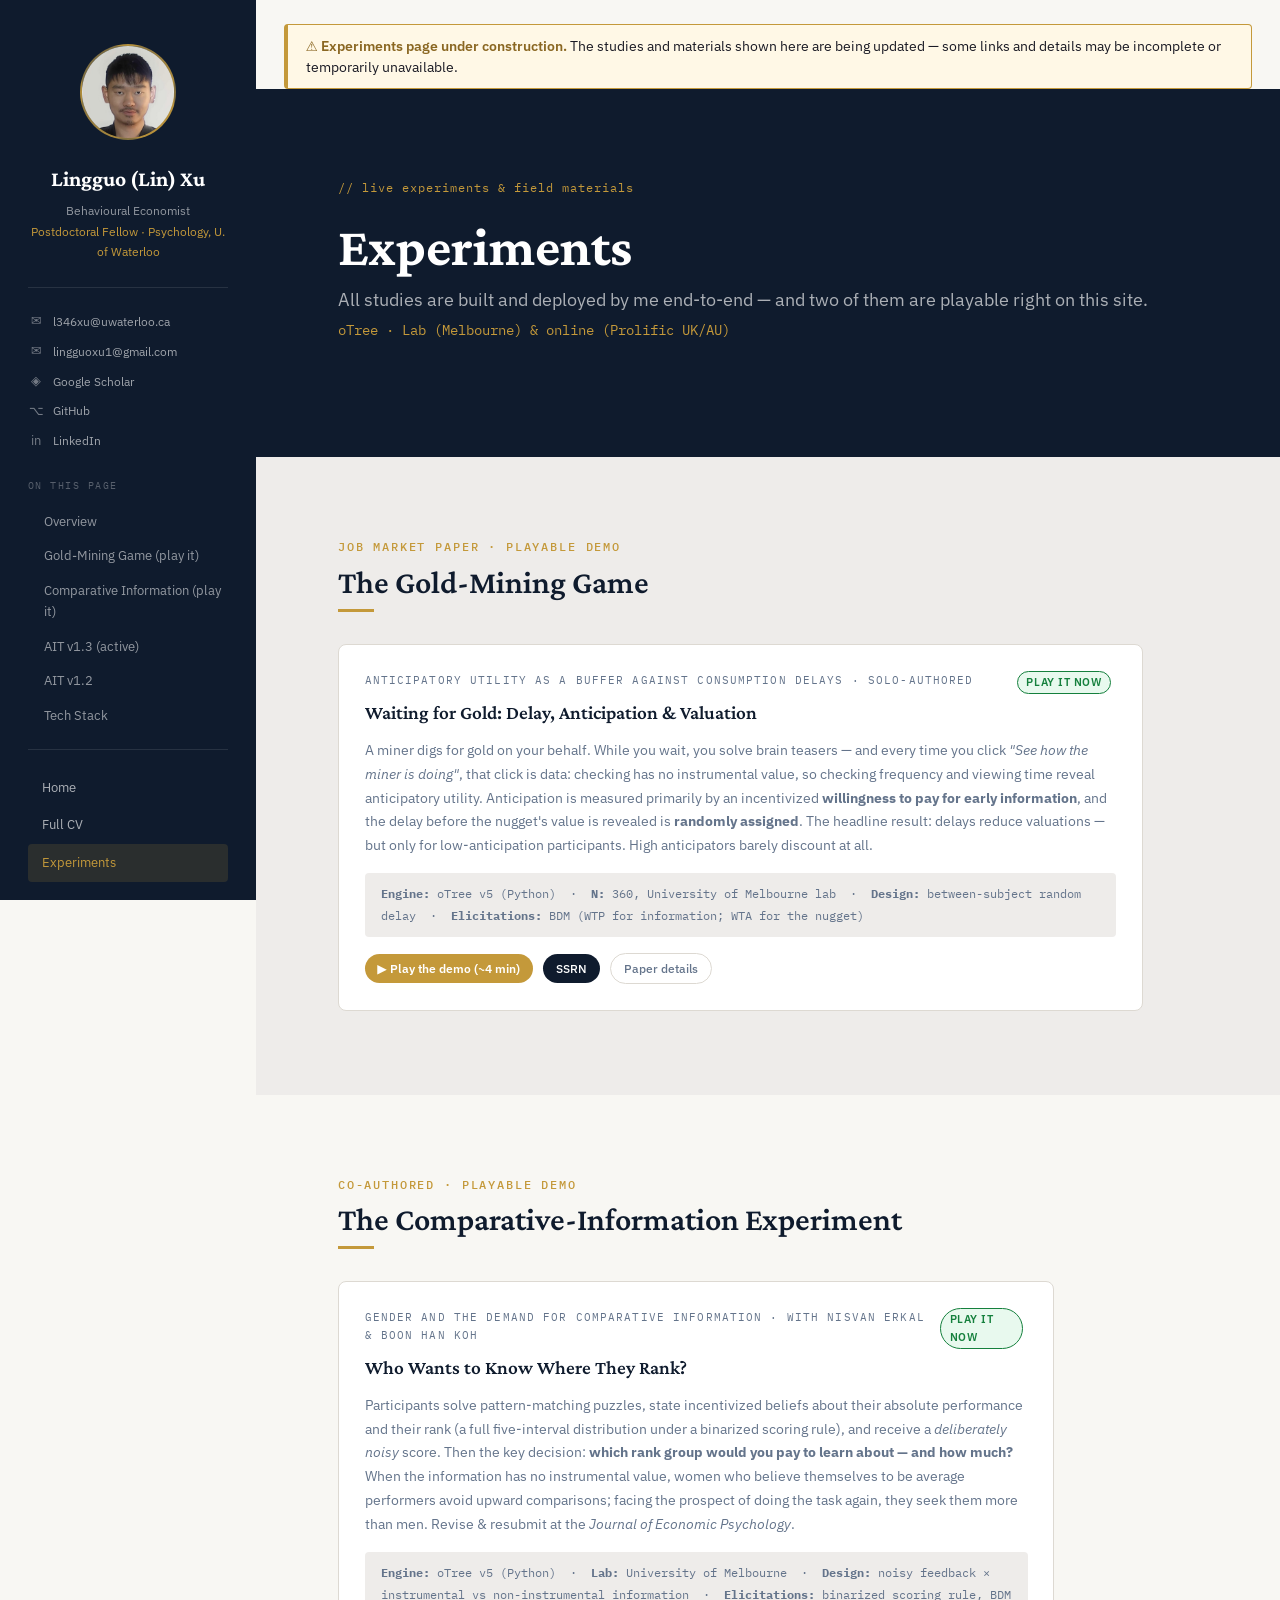
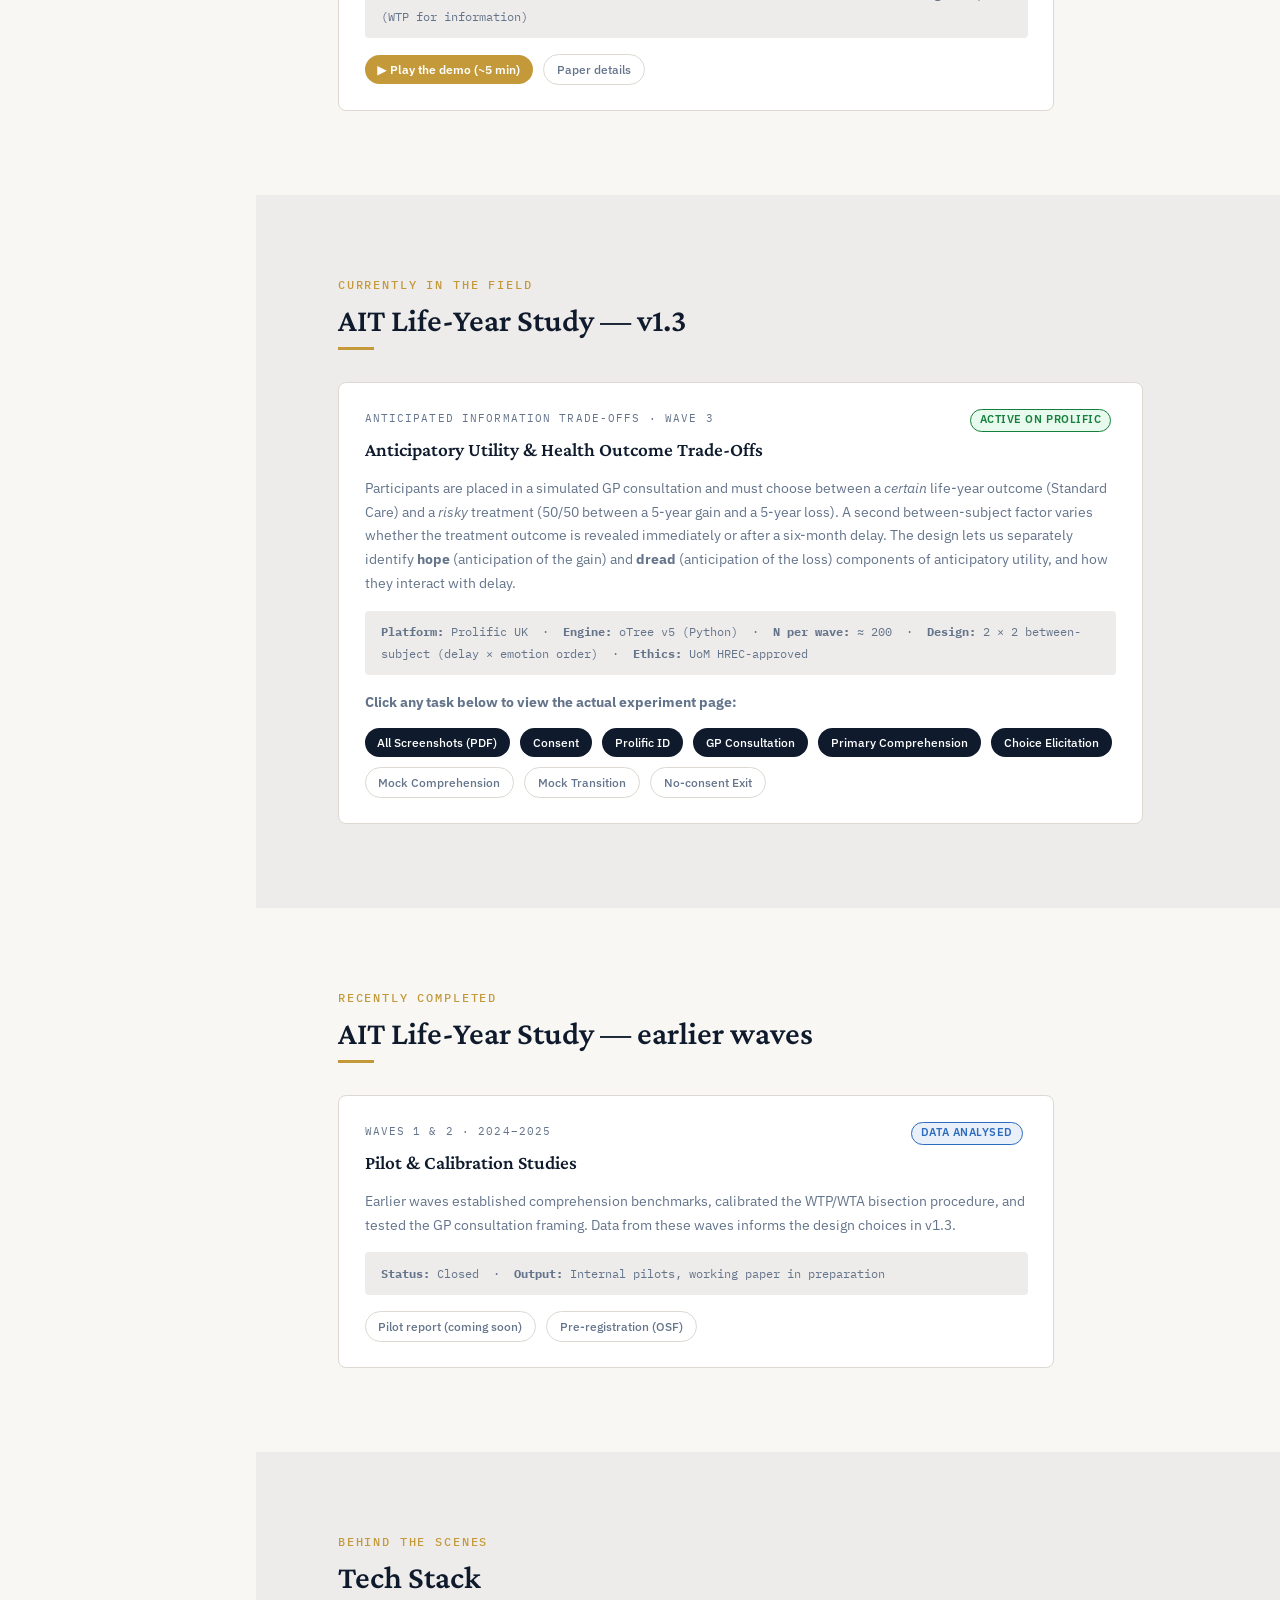
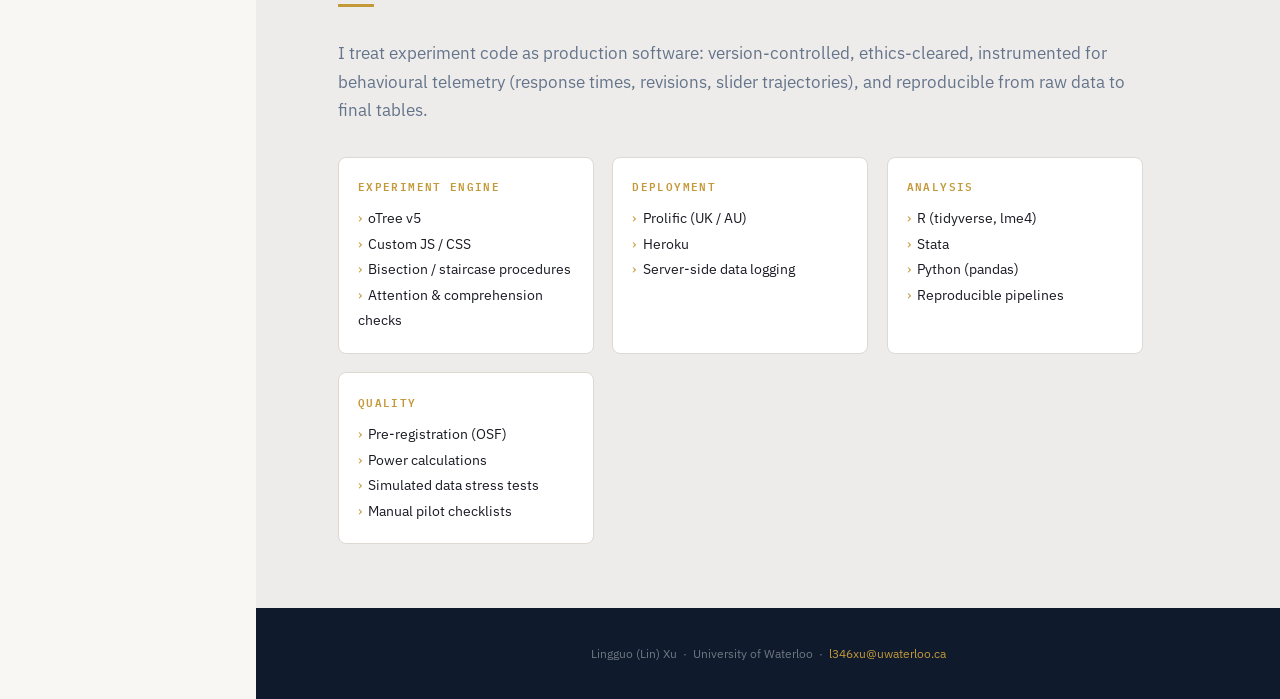
<file: experiments.html>
<!DOCTYPE html>
<html lang="en">
<head>
  <meta charset="UTF-8">
  <meta name="viewport" content="width=device-width, initial-scale=1.0">
  <title>Experiments — Lingguo (Lin) Xu</title>
  <meta name="description" content="Experiments by Lingguo (Lin) Xu — play interactive demos of the gold-mining anticipatory-utility experiment and the comparative-information experiment, plus current Prolific studies. Built in oTree.">
  <link rel="canonical" href="https://www.lingguoxu.com/experiments.html">
  <meta property="og:type" content="website">
  <meta property="og:title" content="Experiments — Lingguo (Lin) Xu">
  <meta property="og:description" content="Live and recent experiments by Lingguo (Lin) Xu — anticipatory utility, intertemporal choice, and decision-making. Built in oTree, deployed via Prolific.">
  <meta property="og:url" content="https://www.lingguoxu.com/experiments.html">
  <meta name="twitter:card" content="summary">
  <link rel="preconnect" href="https://fonts.googleapis.com">
  <link rel="preconnect" href="https://fonts.gstatic.com" crossorigin>
  <link href="https://fonts.googleapis.com/css2?family=Crimson+Pro:ital,wght@0,300;0,400;0,600;0,700;1,400;1,600&family=IBM+Plex+Sans:wght@300;400;500;600&family=IBM+Plex+Mono:wght@400;500&display=swap" rel="stylesheet">
  <link rel="stylesheet" href="styles.css?v=20261008">
</head>
<body>
<div class="site-wrap">

  <!-- ══ SIDEBAR ══ -->
  <aside class="sidebar">
    <img class="profile-avatar" src="portrait.jpg" alt="Lingguo Xu portrait">
    <div class="sb-name">Lingguo (Lin) Xu</div>
    <div class="sb-role">Behavioural Economist</div>
    <div class="sb-inst">Postdoctoral Fellow · Psychology, U. of Waterloo</div>
    <hr class="sb-divider">

    <div class="sb-contact">
      <a href="mailto:l346xu@uwaterloo.ca"><span class="ic">✉</span> l346xu@uwaterloo.ca</a>
      <a href="mailto:lingguoxu1@gmail.com"><span class="ic">✉</span> lingguoxu1@gmail.com</a>
      <a href="https://scholar.google.com/citations?user=tV9M6PUAAAAJ&amp;hl=en" target="_blank" rel="noopener"><span class="ic">◈</span> Google Scholar</a>
      <a href="https://github.com/LingguoXu" target="_blank" rel="noopener"><span class="ic">⌥</span> GitHub</a>
      <a href="https://www.linkedin.com/in/lingguo-xu-338341319/" target="_blank" rel="noopener"><span class="ic">in</span> LinkedIn</a>
    </div>

    <div class="sb-nav-label">On this page</div>
    <ul class="sb-nav">
      <li><a href="#exp-intro">Overview</a></li>
      <li><a href="#exp-goldmine">Gold-Mining Game (play it)</a></li>
      <li><a href="#exp-ekx">Comparative Information (play it)</a></li>
      <li><a href="#exp-ait13">AIT v1.3 (active)</a></li>
      <li><a href="#exp-ait12">AIT v1.2</a></li>
      <li><a href="#exp-stack">Tech Stack</a></li>
    </ul>

    <div class="sb-spacer"></div>

    <ul class="sb-pages">
      <li><a href="index.html">Home</a></li>
      <li><a href="cv.html">Full CV</a></li>
      <li><a href="experiments.html" class="active">Experiments</a></li>
    </ul>
  </aside>

  <!-- ══ MAIN ══ -->
  <main class="main">

    <div class="construction-banner">
      <strong>⚠ Experiments page under construction.</strong> The studies and materials shown here are being updated — some links and details may be incomplete or temporarily unavailable.
    </div>

    <!-- Hero -->
    <section class="hero">
      <p class="hero-eyebrow">// live experiments &amp; field materials</p>
      <h1>Experiments</h1>
      <p class="hero-sub">All studies are built and deployed by me end-to-end — and two of them are playable right on this site.</p>
      <p class="hero-inst">oTree · Lab (Melbourne) &amp; online (Prolific UK/AU)</p>
    </section>

    <!-- Gold-Mining Game (JMP) -->
    <section class="sec alt-bg" id="exp-goldmine">
      <div class="sec-inner">
        <p class="sec-label">Job Market Paper · Playable Demo</p>
        <h2 class="sec-heading">The Gold-Mining Game</h2>

        <div class="exp-card">
          <div class="exp-header">
            <p class="exp-meta">Anticipatory Utility as a Buffer Against Consumption Delays · solo-authored</p>
            <span class="badge badge-green">Play it now</span>
          </div>
          <h3 class="exp-title">Waiting for Gold: Delay, Anticipation &amp; Valuation</h3>
          <p class="exp-desc">
            A miner digs for gold on your behalf. While you wait, you solve brain teasers — and every time you click
            <em>"See how the miner is doing"</em>, that click is data: checking has no instrumental value, so checking frequency and viewing time
            reveal anticipatory utility. Anticipation is measured primarily by an incentivized <strong>willingness to pay for early information</strong>,
            and the delay before the nugget's value is revealed is <strong>randomly assigned</strong>. The headline result: delays reduce valuations —
            but only for low-anticipation participants. High anticipators barely discount at all.
          </p>
          <div class="exp-tech">
            <strong>Engine:</strong> oTree v5 (Python) &nbsp;·&nbsp;
            <strong>N:</strong> 360, University of Melbourne lab &nbsp;·&nbsp;
            <strong>Design:</strong> between-subject random delay &nbsp;·&nbsp;
            <strong>Elicitations:</strong> BDM (WTP for information; WTA for the nugget)
          </div>
          <div class="link-row">
            <a href="demos/gold-mining.html" class="lnk lnk-play">▶ Play the demo (~4 min)</a>
            <a href="https://papers.ssrn.com/sol3/papers.cfm?abstract_id=5821582" target="_blank" rel="noopener" class="lnk lnk-pdf">SSRN</a>
            <a href="index.html" class="lnk lnk-ghost">Paper details</a>
          </div>
        </div>
      </div>
    </section>

    <!-- Comparative information (EKX) -->
    <section class="sec" id="exp-ekx">
      <p class="sec-label">Co-authored · Playable Demo</p>
      <h2 class="sec-heading">The Comparative-Information Experiment</h2>

      <div class="exp-card">
        <div class="exp-header">
          <p class="exp-meta">Gender and the Demand for Comparative Information · with Nisvan Erkal &amp; Boon Han Koh</p>
          <span class="badge badge-green">Play it now</span>
        </div>
        <h3 class="exp-title">Who Wants to Know Where They Rank?</h3>
        <p class="exp-desc">
          Participants solve pattern-matching puzzles, state incentivized beliefs about their absolute performance and their rank
          (a full five-interval distribution under a binarized scoring rule), and receive a <em>deliberately noisy</em> score. Then the key decision:
          <strong>which rank group would you pay to learn about — and how much?</strong> When the information has no instrumental value, women who
          believe themselves to be average performers avoid upward comparisons; facing the prospect of doing the task again, they seek them more
          than men. Revise &amp; resubmit at the <em>Journal of Economic Psychology</em>.
        </p>
        <div class="exp-tech">
          <strong>Engine:</strong> oTree v5 (Python) &nbsp;·&nbsp;
          <strong>Lab:</strong> University of Melbourne &nbsp;·&nbsp;
          <strong>Design:</strong> noisy feedback × instrumental vs non-instrumental information &nbsp;·&nbsp;
          <strong>Elicitations:</strong> binarized scoring rule, BDM (WTP for information)
        </div>
        <div class="link-row">
          <a href="demos/comparative-information.html" class="lnk lnk-play">▶ Play the demo (~5 min)</a>
          <a href="index.html" class="lnk lnk-ghost">Paper details</a>
        </div>
      </div>
    </section>

    <!-- AIT 1.3 -->
    <section class="sec alt-bg" id="exp-ait13">
      <div class="sec-inner">
        <p class="sec-label">Currently in the Field</p>
        <h2 class="sec-heading">AIT Life-Year Study — v1.3</h2>

        <div class="exp-card">
          <div class="exp-header">
            <p class="exp-meta">Anticipated Information Trade-offs · Wave 3</p>
            <span class="badge badge-green">Active on Prolific</span>
          </div>
          <h3 class="exp-title">Anticipatory Utility &amp; Health Outcome Trade-Offs</h3>
          <p class="exp-desc">
            Participants are placed in a simulated GP consultation and must choose between a <em>certain</em> life-year outcome (Standard Care)
            and a <em>risky</em> treatment (50/50 between a 5-year gain and a 5-year loss). A second between-subject factor varies whether the
            treatment outcome is revealed immediately or after a six-month delay. The design lets us separately identify <strong>hope</strong>
            (anticipation of the gain) and <strong>dread</strong> (anticipation of the loss) components of anticipatory utility, and how they
            interact with delay.
          </p>
          <div class="exp-tech">
            <strong>Platform:</strong> Prolific UK &nbsp;·&nbsp;
            <strong>Engine:</strong> oTree v5 (Python) &nbsp;·&nbsp;
            <strong>N per wave:</strong> ≈ 200 &nbsp;·&nbsp;
            <strong>Design:</strong> 2 × 2 between-subject (delay × emotion order) &nbsp;·&nbsp;
            <strong>Ethics:</strong> UoM HREC-approved
          </div>
          <p style="font-size:.85rem;color:var(--muted);margin-bottom:.9rem;"><strong>Click any task below to view the actual experiment page:</strong></p>
          <div class="link-row">
            <a href="files/AIT-Experiment-Screenshots.pdf" target="_blank" rel="noopener" class="lnk lnk-pdf">All Screenshots (PDF)</a>
            <a href="https://drive.google.com/file/d/1GGCl2AtxvdXGuLHZ4isNb4ZsvSoxYPtE/view" target="_blank" rel="noopener" class="lnk lnk-pdf">Consent</a>
            <a href="https://drive.google.com/file/d/1yI2Otu-UceCq96HEX_ffhy6YHcNx6OmO/view" target="_blank" rel="noopener" class="lnk lnk-pdf">Prolific ID</a>
            <a href="https://drive.google.com/file/d/1weILT1FHR3MdmtvdIZayH3ZZ3I5fwbkI/view" target="_blank" rel="noopener" class="lnk lnk-pdf">GP Consultation</a>
            <a href="https://drive.google.com/file/d/1f1-kVw9K7jVF7sdSJhkzJ6rK8bIaAK8y/view" target="_blank" rel="noopener" class="lnk lnk-pdf">Primary Comprehension</a>
            <a href="https://drive.google.com/file/d/1WIvryLi_fnTW2k_O4MXh1H6snuWuxlsq/view" target="_blank" rel="noopener" class="lnk lnk-pdf">Choice Elicitation</a>
            <a href="https://drive.google.com/file/d/1qG9uVv_Ucoz6GmjR9NFeHzlWYzhaKnOz/view" target="_blank" rel="noopener" class="lnk lnk-ghost">Mock Comprehension</a>
            <a href="https://drive.google.com/file/d/1E9KmxTASVu3DO5CoCah6OgumpCqqYF2B/view" target="_blank" rel="noopener" class="lnk lnk-ghost">Mock Transition</a>
            <a href="https://drive.google.com/file/d/1MdZWGzxKc7k-huqO9kO2vStlTu1Gfv8j/view" target="_blank" rel="noopener" class="lnk lnk-ghost">No-consent Exit</a>
          </div>
        </div>
      </div>
    </section>

    <!-- AIT 1.2 -->
    <section class="sec" id="exp-ait12">
      <p class="sec-label">Recently Completed</p>
      <h2 class="sec-heading">AIT Life-Year Study — earlier waves</h2>

      <div class="exp-card">
        <div class="exp-header">
          <p class="exp-meta">Waves 1 &amp; 2 · 2024–2025</p>
          <span class="badge badge-blue">Data analysed</span>
        </div>
        <h3 class="exp-title">Pilot &amp; Calibration Studies</h3>
        <p class="exp-desc">
          Earlier waves established comprehension benchmarks, calibrated the WTP/WTA bisection procedure, and tested the GP consultation
          framing. Data from these waves informs the design choices in v1.3.
        </p>
        <div class="exp-tech">
          <strong>Status:</strong> Closed &nbsp;·&nbsp;
          <strong>Output:</strong> Internal pilots, working paper in preparation
        </div>
        <div class="link-row">
          <a href="#" class="lnk lnk-ghost">Pilot report (coming soon)</a>
          <a href="#" class="lnk lnk-ghost">Pre-registration (OSF)</a>
        </div>
      </div>
    </section>

    <!-- Tech stack -->
    <section class="sec alt-bg" id="exp-stack">
      <div class="sec-inner">
        <p class="sec-label">Behind the Scenes</p>
        <h2 class="sec-heading">Tech Stack</h2>
        <p class="lead mb2">
          I treat experiment code as production software: version-controlled, ethics-cleared, instrumented for behavioural telemetry
          (response times, revisions, slider trajectories), and reproducible from raw data to final tables.
        </p>

        <div class="skills-grid">
          <div class="skill-box">
            <p class="skill-box-label">Experiment Engine</p>
            <ul class="skill-list">
              <li>oTree v5</li>
              <li>Custom JS / CSS</li>
              <li>Bisection / staircase procedures</li>
              <li>Attention &amp; comprehension checks</li>
            </ul>
          </div>
          <div class="skill-box">
            <p class="skill-box-label">Deployment</p>
            <ul class="skill-list">
              <li>Prolific (UK / AU)</li>
              <li>Heroku</li>
              <li>Server-side data logging</li>
            </ul>
          </div>
          <div class="skill-box">
            <p class="skill-box-label">Analysis</p>
            <ul class="skill-list">
              <li>R (tidyverse, lme4)</li>
              <li>Stata</li>
              <li>Python (pandas)</li>
              <li>Reproducible pipelines</li>
            </ul>
          </div>
          <div class="skill-box">
            <p class="skill-box-label">Quality</p>
            <ul class="skill-list">
              <li>Pre-registration (OSF)</li>
              <li>Power calculations</li>
              <li>Simulated data stress tests</li>
              <li>Manual pilot checklists</li>
            </ul>
          </div>
        </div>
      </div>
    </section>

  </main>
</div>

<footer class="site-footer">
  <p>Lingguo (Lin) Xu &nbsp;·&nbsp; University of Waterloo &nbsp;·&nbsp;
     <a href="mailto:l346xu@uwaterloo.ca">l346xu@uwaterloo.ca</a></p>
</footer>

</body>
</html>
</file>
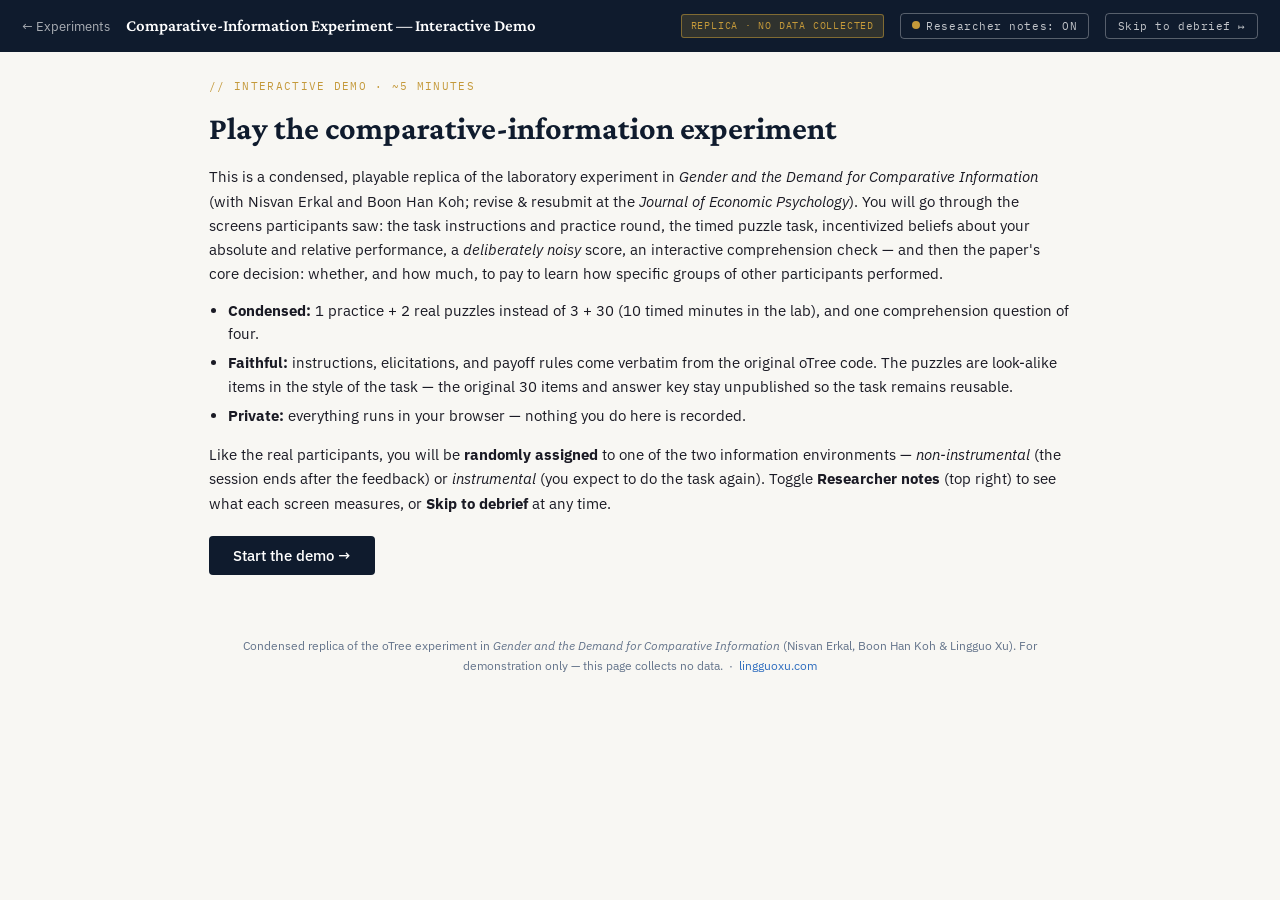
<file: demos/comparative-information.html>
<!DOCTYPE html>
<html lang="en">
<head>
  <meta charset="UTF-8">
  <meta name="viewport" content="width=device-width, initial-scale=1.0">
  <title>Comparative-Information Experiment — Interactive Demo — Lingguo (Lin) Xu</title>
  <meta name="description" content="Playable demo of the lab experiment behind 'Gender and the Demand for Comparative Information' (Erkal, Koh & Xu). Full instruction sequence, practice round, incentivized beliefs, a noisy score, and the demand for rank information.">
  <link rel="canonical" href="https://www.lingguoxu.com/demos/comparative-information.html">
  <meta property="og:type" content="website">
  <meta property="og:title" content="Comparative-Information Experiment — Interactive Demo">
  <meta property="og:description" content="Play a condensed replica of the lab experiment behind 'Gender and the Demand for Comparative Information' (Erkal, Koh &amp; Xu).">
  <meta property="og:url" content="https://www.lingguoxu.com/demos/comparative-information.html">
  <link rel="preconnect" href="https://fonts.googleapis.com">
  <link rel="preconnect" href="https://fonts.gstatic.com" crossorigin>
  <link href="https://fonts.googleapis.com/css2?family=Crimson+Pro:ital,wght@0,300;0,400;0,600;0,700;1,400&family=IBM+Plex+Sans:wght@300;400;500;600&family=IBM+Plex+Mono:wght@400;500&display=swap" rel="stylesheet">
  <style>
    :root {
      --dark:    #0f1b2d;
      --dark2:   #1a2e4a;
      --accent:  #c4993a;
      --blue:    #2d6cbe;
      --bg:      #f8f7f3;
      --bg2:     #eeecea;
      --text:    #1a1a24;
      --muted:   #64748b;
      --border:  #ddd9d2;
      --card:    #ffffff;
      --font-serif: 'Crimson Pro', Georgia, serif;
      --font-sans:  'IBM Plex Sans', system-ui, sans-serif;
      --font-mono:  'IBM Plex Mono', monospace;
      --ot-primary: #007bff;
      --ot-success: #28a745;
      --ot-font: -apple-system, BlinkMacSystemFont, "Segoe UI", Roboto, "Helvetica Neue", Arial, sans-serif;
    }
    *, *::before, *::after { box-sizing: border-box; margin: 0; padding: 0; }
    html { font-size: 16px; }
    body { background: var(--bg); color: var(--text); font-family: var(--font-sans); line-height: 1.6; }
    a { color: var(--blue); text-decoration: none; }
    a:hover { text-decoration: underline; }

    .topbar {
      background: var(--dark); color: #fff;
      padding: .8rem 1.4rem;
      display: flex; align-items: center; gap: 1rem; flex-wrap: wrap;
    }
    .topbar .back { color: rgba(255,255,255,.65); font-size: .82rem; white-space: nowrap; }
    .topbar .back:hover { color: var(--accent); text-decoration: none; }
    .topbar .tb-title { font-family: var(--font-serif); font-size: 1.05rem; font-weight: 600; flex: 1; min-width: 200px; }
    .badge-replica {
      font-family: var(--font-mono); font-size: .62rem; letter-spacing: .08em; text-transform: uppercase;
      background: rgba(196,153,58,.18); border: 1px solid rgba(196,153,58,.55); color: var(--accent);
      padding: .18rem .55rem; border-radius: 3px; white-space: nowrap;
    }
    .tb-btn {
      font-family: var(--font-mono); font-size: .68rem; letter-spacing: .05em;
      background: transparent; border: 1px solid rgba(255,255,255,.3); color: rgba(255,255,255,.75);
      padding: .3rem .7rem; border-radius: 4px; cursor: pointer; white-space: nowrap;
    }
    .tb-btn:hover { border-color: var(--accent); color: #fff; }
    .tb-btn .dot { display: inline-block; width: 8px; height: 8px; border-radius: 50%; background: #555; margin-right: .4rem; vertical-align: 1px; }
    body.notes-on .tb-btn .dot { background: var(--accent); }

    .wrap { max-width: 900px; margin: 0 auto; padding: 1.6rem 1.2rem 3rem; }

    .rnote {
      display: none;
      background: #fdf8ec; border: 1px solid rgba(196,153,58,.45); border-left: 4px solid var(--accent);
      border-radius: 4px; padding: .7rem .95rem; margin: 1.1rem 0 .2rem;
      font-family: var(--font-sans); font-size: .82rem; color: #4a3f26; line-height: 1.55;
    }
    .rnote strong { color: #8a6722; font-weight: 600; }
    .rnote .rn-tag {
      font-family: var(--font-mono); font-size: .6rem; text-transform: uppercase; letter-spacing: .1em;
      color: #8a6722; display: block; margin-bottom: .25rem;
    }
    body.notes-on .rnote { display: block; }

    .demo-controls {
      margin-top: .9rem; text-align: center;
      font-family: var(--font-mono); font-size: .72rem; color: var(--muted);
    }
    .demo-controls button {
      font-family: var(--font-mono); font-size: .72rem; color: var(--muted);
      background: transparent; border: 1px dashed var(--border); border-radius: 4px;
      padding: .25rem .7rem; cursor: pointer;
    }
    .demo-controls button:hover { color: var(--text); border-color: var(--muted); }

    .stage {
      background: var(--card); border: 1px solid var(--border); border-radius: 6px;
      box-shadow: 0 2px 14px rgba(15,27,45,.07);
      padding: 1.6rem 2rem 2rem;
      font-family: var(--ot-font);
      min-height: 380px;
    }
    .ot-timer { text-align: right; font-size: .8rem; color: #333; }
    .ot-timer .t { font-weight: 600; font-variant-numeric: tabular-nums; }
    .ot-title { text-align: center; font-size: 1.45rem; font-weight: 500; margin: .3rem 0 .6rem; line-height: 1.35; }
    .ot-title small { display: block; font-size: .85rem; color: #444; margin-top: .2rem; }
    .stage hr { border: none; border-top: 1px solid #ddd; margin: .8rem 0 1.2rem; }
    .ot-body p { font-size: 1.02rem; margin-bottom: 1rem; color: #212529; }
    .ot-body ol, .ot-body ul { font-size: 1.02rem; color: #212529; margin: 0 0 1rem 1.4rem; }
    .ot-body li { margin-bottom: .5rem; }
    .ot-body img { max-width: 100%; }
    .btn { display: inline-block; border: none; border-radius: 4px; padding: .5rem 1.1rem; font-size: 1rem; cursor: pointer; font-family: inherit; }
    .btn-primary { background: var(--ot-primary); color: #fff; }
    .btn-primary:hover { background: #0069d9; }
    .btn-success { background: var(--ot-success); color: #fff; }
    .btn-success:hover { background: #218838; }
    .btn[disabled] { opacity: .55; cursor: not-allowed; }
    .btn-next-row { text-align: right; margin-top: 1.6rem; }
    .btn-split { display: flex; justify-content: space-between; margin-top: 1.6rem; }
    .center { text-align: center; }
    .ot-input {
      font-size: 1rem; padding: .45rem .6rem; border: 1px solid #ced4da; border-radius: 4px; width: 240px; max-width: 100%;
      font-family: inherit;
    }
    select.ot-input { width: 260px; }
    .ot-label { display: block; font-size: 1rem; margin-bottom: .35rem; color: #212529; }
    .ot-error { color: #b02a37; font-size: .88rem; margin-top: .5rem; display: none; }
    .ot-feedback { display: none; color: #b02a37; font-size: .95rem; margin-top: 1rem; line-height: 1.5; }
    .ot-feedback.good { color: #212529; }
    .tab { display: none; }

    .puzzle-imgs { display: flex; gap: 1.2rem; align-items: center; flex-wrap: wrap; margin-bottom: 1rem; }
    .puzzle-imgs .pz { flex: 1 1 280px; min-width: 240px; }
    .puzzle-imgs .pz svg { width: 100%; height: auto; display: block; }
    .pz-q { max-width: 320px; }
    .pz-a { max-width: 420px; }

    /* option buttons (confidence / preference / radio choices) */
    .optgroup { display: flex; flex-wrap: wrap; gap: .7rem; justify-content: center; margin: .6rem 0 .4rem; }
    .optbtn {
      font-family: inherit; font-size: .88rem; line-height: 1.3;
      background: #fff; color: #212529;
      border: 1px solid #198754; border-radius: 5px;
      padding: .55rem .9rem; cursor: pointer; text-align: center;
    }
    .optbtn:hover { background: #eaf6ef; }
    .optbtn.sel { background: var(--ot-success); color: #fff; }
    .optbtn.dis { background: #e9ecef; color: #6c757d; border-color: #adb5bd; cursor: not-allowed; pointer-events: none; }
    .optbtn.neutral { border-color: #343a40; }
    .optbtn.neutral.sel { background: #343a40; color: #fff; }

    /* radio rows (comprehension / over-under) */
    .radio-row { display: block; font-size: 1rem; margin: .5rem 0; padding: .5rem .7rem; border: 1px solid transparent; border-radius: 4px; cursor: pointer; }
    .radio-row:hover { background: #f4f8ff; }
    .radio-row input { margin-right: .6rem; transform: scale(1.2); }
    .radio-row.sel { color: rgb(56,110,246); border: 1px solid rgb(56,110,246); background-color: rgb(226,233,253); }

    /* rank sliders */
    .rank-row { display: flex; align-items: center; gap: 1rem; margin: .65rem 0; flex-wrap: wrap; }
    .rank-lab {
      flex: 0 0 200px; font-size: .85rem; line-height: 1.3;
      background: var(--ot-success); color: #fff; border-radius: 5px; padding: .45rem .6rem; text-align: left;
    }
    .rank-slide { flex: 1 1 260px; display: flex; align-items: center; gap: .6rem; }
    .rank-slide input[type=range] { flex: 1; accent-color: #4CAF50; }
    .rank-val { font-size: .95rem; font-weight: 600; width: 48px; text-align: right; font-variant-numeric: tabular-nums; }
    .sum-line { text-align: center; font-size: 1rem; margin-top: .8rem; }
    .sum-line b { font-variant-numeric: tabular-nums; }
    .sum-err { color: #b02a37; display: none; text-align: center; margin-top: .4rem; }

    .bignum { text-align: center; font-size: 3.2rem; font-weight: 700; margin: 1rem 0; }

    .site-voice { font-family: var(--font-sans); }
    .site-voice h1 { font-family: var(--font-serif); font-size: 2rem; font-weight: 700; margin-bottom: .6rem; color: var(--dark); }
    .site-voice h2 { font-family: var(--font-serif); font-size: 1.35rem; font-weight: 600; margin: 1.4rem 0 .5rem; color: var(--dark); }
    .site-voice p { font-size: .95rem; margin-bottom: .8rem; color: var(--text); }
    .site-voice .eyebrow { font-family: var(--font-mono); font-size: .68rem; letter-spacing: .12em; text-transform: uppercase; color: var(--accent); margin-bottom: .5rem; }
    .site-voice ul { margin: 0 0 .9rem 1.2rem; font-size: .92rem; }
    .site-voice li { margin-bottom: .35rem; }
    .btn-gold {
      display: inline-block; background: var(--dark); color: #fff; border: none; border-radius: 4px;
      font-family: var(--font-sans); font-size: .95rem; font-weight: 500;
      padding: .6rem 1.5rem; cursor: pointer; text-decoration: none;
    }
    .btn-gold:hover { background: var(--dark2); }
    .btn-outline {
      display: inline-block; background: transparent; color: var(--dark); border: 1px solid var(--border); border-radius: 4px;
      font-family: var(--font-sans); font-size: .88rem; padding: .55rem 1.2rem; cursor: pointer; text-decoration: none;
    }
    .btn-outline:hover { border-color: var(--accent); color: var(--accent); }

    .stat-grid { display: grid; grid-template-columns: repeat(auto-fit, minmax(190px, 1fr)); gap: .8rem; margin: 1rem 0 1.4rem; }
    .stat { background: var(--bg); border: 1px solid var(--border); border-radius: 6px; padding: .7rem .9rem; }
    .stat .k { font-family: var(--font-mono); font-size: .62rem; text-transform: uppercase; letter-spacing: .09em; color: var(--muted); margin-bottom: .2rem; }
    .stat .v { font-family: var(--font-serif); font-size: 1.2rem; font-weight: 600; color: var(--dark); line-height: 1.3; }
    .stat .v small { font-size: .78rem; font-family: var(--font-sans); font-weight: 400; color: var(--muted); }

    .footer-note {
      max-width: 900px; margin: 0 auto; padding: 0 1.2rem 2.5rem;
      font-size: .78rem; color: var(--muted); text-align: center;
    }
    .screen { display: none; }
    .screen.active { display: block; }
    @media (max-width: 640px) {
      .stage { padding: 1.1rem 1rem 1.4rem; }
      .rank-lab { flex-basis: 100%; }
    }
  </style>
</head>
<body class="notes-on">

  <div class="topbar">
    <a class="back" href="../experiments.html">← Experiments</a>
    <div class="tb-title">Comparative-Information Experiment — Interactive Demo</div>
    <span class="badge-replica">Replica · no data collected</span>
    <button class="tb-btn" id="notesToggle" type="button"><span class="dot"></span>Researcher notes: <span id="notesState">ON</span></button>
    <button class="tb-btn" id="jumpDebrief" type="button">Skip to debrief ↦</button>
  </div>

  <div class="wrap">

    <!-- ══ 0 · INTRO ══ -->
    <section class="screen active site-voice" id="scr-intro">
      <p class="eyebrow">// interactive demo · ~5 minutes</p>
      <h1>Play the comparative-information experiment</h1>
      <p>
        This is a condensed, playable replica of the laboratory experiment in
        <em>Gender and the Demand for Comparative Information</em> (with Nisvan Erkal and Boon Han Koh; revise &amp; resubmit at the
        <em>Journal of Economic Psychology</em>). You will go through the screens participants saw: the task instructions and practice round,
        the timed puzzle task, incentivized beliefs about your absolute and relative performance, a <em>deliberately noisy</em> score,
        an interactive comprehension check — and then the paper's core decision: whether, and how much, to pay to learn how specific
        groups of other participants performed.
      </p>
      <ul>
        <li><strong>Condensed:</strong> 1 practice + 2 real puzzles instead of 3 + 30 (10 timed minutes in the lab), and one comprehension question of four.</li>
        <li><strong>Faithful:</strong> instructions, elicitations, and payoff rules come verbatim from the original oTree code. The puzzles are look-alike items in the style of the task — the original 30 items and answer key stay unpublished so the task remains reusable.</li>
        <li><strong>Private:</strong> everything runs in your browser — nothing you do here is recorded.</li>
      </ul>
      <p>
        Like the real participants, you will be <strong>randomly assigned</strong> to one of the two information environments —
        <em>non-instrumental</em> (the session ends after the feedback) or <em>instrumental</em> (you expect to do the task again).
        Toggle <strong>Researcher notes</strong> (top right) to see what each screen measures, or <strong>Skip to debrief</strong> at any time.
      </p>
      <p style="margin-top:1.3rem;">
        <button class="btn-gold" id="startBtn" type="button">Start the demo →</button>
      </p>
    </section>

    <!-- ══ 1 · PART 1 INSTRUCTIONS (3 tabs) ══ -->
    <section class="screen" id="scr-inst">
      <div class="stage">
        <div class="tab">
          <div class="ot-title">Part 1 - Instructions (Page 1 of 3)</div>
          <hr>
          <div class="ot-body">
            <p>In Part 1, you will be given 10 minutes to solve up to 30 puzzles.</p>
            <p>A high level of effort, concentration, and attention to detail are likely to improve your performance in the task.</p>
            <p>Numerous studies have shown that performance in solving similar types of puzzles is related to outcomes such as higher salaries,
               better job positions, and higher life satisfaction (Gottfretson, 2003; Niesser et al., 1996; Strenze, 2007; Bergman, 2015).</p>
            <p>On the next page, you will see an example.</p>
          </div>
          <div class="btn-next-row"><button class="btn btn-primary btn-tab" data-offset="1" type="button">Next</button></div>
        </div>
        <div class="tab">
          <div class="ot-title">Part 1 - Instructions (Page 2 of 3)</div>
          <hr>
          <div class="ot-body">
            <p>Consider the images below (on the left), which are arranged in a pattern.</p>
            <p>You will need to identify the image from the solution set (on the right) that best fits the rest of the puzzle.</p>
            <div class="puzzle-imgs">
              <div class="pz pz-q" id="exQBox"></div>
              <div class="pz pz-a" id="exABox"></div>
            </div>
            <p>In the example above, the correct answer would be "a".</p>
            <p>In the puzzle, the fill of the square darkens across the columns while every image remains a square of the same size.
               Hence, options "c", "e", and "f" are wrong because they are not squares, and options "b" and "d" are wrong because their
               fill does not complete the pattern.</p>
          </div>
          <div class="btn-split">
            <button class="btn btn-primary btn-tab" data-offset="-1" type="button">Previous</button>
            <button class="btn btn-primary btn-tab" data-offset="1" type="button">Next</button>
          </div>
        </div>
        <div class="tab">
          <div class="ot-title">Part 1 - Instructions (Page 3 of 3)</div>
          <hr>
          <div class="ot-body">
            <p>To submit your answer to each puzzle, you will need to type the letter corresponding to the option you have chosen in the box provided on the screen.
               Then, click the button to submit your answer.</p>
            <p>Once you submit your answer, you will not be permitted to change it.</p>
            <p>Your earnings in this part of the experiment will depend on your performance in the task.
               Specifically, you will receive <b>40 ECU</b> for every puzzle you solve correctly. Wrong answers will not affect your score.</p>
            <p>Before we begin the task, you will participate in a practice round where you will be given three puzzles to solve.
               There is no time limit in the practice round, and your performance in the practice round will not affect your earnings in this experiment.</p>
            <p>Please click the "Next" button to start the practice round.</p>
          </div>
          <div class="btn-split">
            <button class="btn btn-primary btn-tab" data-offset="-1" type="button">Previous</button>
            <button class="btn btn-primary" data-next="practice" type="button">Next</button>
          </div>
        </div>
      </div>
      <aside class="rnote"><span class="rn-tag">Researcher note · the task</span>
        A real-effort IQ-style task with real stakes (40&nbsp;ECU per correct answer) and a performance framing that makes it ego-relevant —
        the citations about salaries and life satisfaction are part of the instrument. The worked example here is a <em>look-alike</em> item with
        an adapted explanation; the original example, the three practice items, and the 30 task items stay unpublished. The demo plays one
        practice puzzle instead of three.
      </aside>
    </section>

    <!-- ══ 2 · PRACTICE PUZZLE ══ -->
    <section class="screen" id="scr-practice">
      <div class="stage">
        <div class="ot-title">Part 1 - Practice Round</div>
        <hr>
        <div class="ot-body">
          <p>Please select an image that fits the pattern.</p>
          <p><b>Puzzle 1</b></p>
          <div class="puzzle-imgs">
            <div class="pz pz-q" id="prQBox"></div>
            <div class="pz pz-a" id="prABox"></div>
          </div>
          <label class="ot-label" for="practiceInput">Please fill in a single lower-case letter.</label>
          <input class="ot-input" id="practiceInput" maxlength="1" autocomplete="off">
          <div class="ot-error" id="practiceErr">Please enter a single lower-case letter, from the a list of "a", "b", "c", "d", "e", and "f".</div>
        </div>
        <div class="btn-next-row"><button class="btn btn-primary" id="practiceNext" type="button">Next</button></div>
      </div>
      <aside class="rnote"><span class="rn-tag">Researcher note</span>
        Practice comes with immediate feedback and a written explanation — the real task will not. This separates "understanding the task"
        from "being good at it" before any incentivized round begins.
      </aside>
    </section>

    <!-- ══ 2b · PRACTICE SOLUTION ══ -->
    <section class="screen" id="scr-practicesol">
      <div class="stage">
        <div class="ot-title">Part 1 - Practice Round</div>
        <hr>
        <div class="ot-body">
          <p><b>Puzzle 1</b></p>
          <div class="puzzle-imgs">
            <div class="pz pz-q" id="prQBox2"></div>
            <div class="pz pz-a" id="prABox2"></div>
          </div>
          <p><b>Your answer</b>: <span id="prEcho"></span></p>
          <p><b>Solution</b>: e</p>
          <p><b>Explanation</b>: Note that all the images in the puzzle are circles with the same fill, therefore the correct answer must be one of "a", "d", or "e".</p>
          <p>Since the circles grow larger across the columns, options "a" and "d" are incorrect.</p>
          <p>Hence, the correct answer is "e".</p>
        </div>
        <div class="btn-next-row"><button class="btn btn-primary" data-next="ready" type="button">Next</button></div>
      </div>
    </section>

    <!-- ══ 3 · READY TASK ══ -->
    <section class="screen" id="scr-ready">
      <div class="stage">
        <div class="ot-title">Part 1</div>
        <hr>
        <div class="ot-body">
          <p>This is the end of the instructions and practice round. We are now ready to begin the actual task.</p>
          <p>You will receive <b>40 ECU</b> for every puzzle you solve correctly. Wrong answers will not affect your score.</p>
          <p>Unlike the practice round, you will not be given feedback after each question on whether or not you have answered it correctly.</p>
          <p>When you are ready, please click the "Start Task" button to proceed with the task. You will have 10 minutes to solve up to 30 puzzles.</p>
          <p>Please note that you cannot pause and restart the task. The timer will expire in exactly 10 minutes after you click the "Start Task" button.</p>
        </div>
        <div class="center" style="margin-top:1.2rem;"><button class="btn btn-primary" id="readyNext" type="button">Start Task</button></div>
      </div>
      <aside class="rnote"><span class="rn-tag">Researcher note</span>
        The demo compresses the 10-minute, 30-puzzle task into two puzzles on a 90-second budget. No feedback follows — exactly the uncertainty
        about own performance that the belief elicitations in Part 2 will measure.
      </aside>
    </section>

    <!-- ══ 4 · TASK ══ -->
    <section class="screen" id="scr-task">
      <div class="stage">
        <div class="ot-timer">Time left to complete this task: <span class="t" id="taskTimer">1:30</span></div>
        <div class="ot-title">Part 1</div>
        <hr>
        <div class="ot-body">
          <p>Please select an image that fits the pattern.</p>
          <div class="puzzle-imgs">
            <div class="pz pz-q" id="qBox"></div>
            <div class="pz pz-a" id="aBox"></div>
          </div>
          <label class="ot-label" for="taskInput">Please fill in a single lower-case letter.</label>
          <input class="ot-input" id="taskInput" maxlength="1" autocomplete="off">
          <div class="ot-error" id="taskErr">Please enter a single lower-case letter, from the a list of "a", "b", "c", "d", "e", and "f".</div>
        </div>
        <div class="btn-next-row"><button class="btn btn-primary" id="taskNext" type="button">Next</button></div>
      </div>
      <aside class="rnote"><span class="rn-tag">Researcher note · the performance measure</span>
        The number solved correctly becomes the object of every belief and information decision that follows. In the lab, performance also
        determines each participant's true rank against the 100-student benchmark group (cutoffs at 12, 16, 19, and 22 correct answers).
      </aside>
      <div class="demo-controls">demo control — <button id="skipTask" type="button">⏩ skip the task timer</button></div>
    </section>

    <!-- ══ 4b · SCORE MAPPING (demo voice) ══ -->
    <section class="screen" id="scr-mapping">
      <div class="stage">
        <div class="ot-title">Part 1 — complete</div>
        <hr>
        <div class="ot-body">
          <p>You attempted <b><span id="mapAttempted"></span></b> demo puzzle(s) and solved <b><span id="mapCorrect"></span></b> correctly.</p>
          <p>For the rest of the demo, your Part&nbsp;1 score is set to <b><span id="mapScore"></span> out of 30</b>.</p>
        </div>
        <div class="btn-next-row"><button class="btn btn-primary" data-next="absbef" type="button">Next</button></div>
      </div>
      <aside class="rnote"><span class="rn-tag">Researcher note · demo shortcut</span>
        In the real study your actual count out of 30 carried through the whole session. Because the demo only plays two puzzles, it assigns you a
        score of 16&nbsp;+&nbsp;your demo correct answers — landing near the true benchmark average of 17, so the later screens feel realistic.
      </aside>
    </section>

    <!-- ══ 5 · ABSOLUTE BELIEFS ══ -->
    <section class="screen" id="scr-absbef">
      <div class="stage">
        <div class="ot-title">Part 2</div>
        <hr>
        <div class="ot-body">
          <p>Please answer the following questions.</p>
          <p>You will earn 100 ECU for each correct answer on this page.</p>
          <p>In Part 1, how many puzzles do you think you <b>attempted</b>?</p>
          <input class="ot-input" id="befAttempts" type="number" min="0" max="30" step="1" inputmode="numeric" placeholder="0–30">
          <p style="margin-top:1.2rem;">How many puzzles do you think you <b>solved correctly</b>?</p>
          <input class="ot-input" id="befAbs" type="number" min="0" max="30" step="1" inputmode="numeric" placeholder="0–30">
          <div class="ot-error" id="absErr">Please fill in numbers between 0 and 30.</div>
        </div>
        <div class="btn-next-row"><button class="btn btn-primary" id="absNext" type="button">Next</button></div>
      </div>
      <aside class="rnote"><span class="rn-tag">Researcher note · absolute self-beliefs</span>
        Incentivized beliefs about one's own performance (100&nbsp;ECU per exact guess). Comparing these with actual performance measures
        over- and under-estimation before any social comparison enters.
      </aside>
    </section>

    <!-- ══ 5b · CONFIDENCE + OVER/UNDER ══ -->
    <section class="screen" id="scr-absbef2">
      <div class="stage">
        <div class="ot-title">Part 2</div>
        <hr>
        <div class="ot-body">
          <p>You guessed that you <b>solved <span id="absEcho"></span> puzzle(s) correctly</b>.</p>
          <p>How confident are you about this guess?</p>
          <div class="optgroup" id="absConfGroup">
            <button class="optbtn neutral" data-v="0" type="button">I chose a random number</button>
            <button class="optbtn neutral" data-v="1" type="button">A little confident</button>
            <button class="optbtn neutral" data-v="2" type="button">Fairly confident</button>
            <button class="optbtn neutral" data-v="3" type="button">Highly confident</button>
          </div>
          <p style="margin-top:1.2rem;">If your guess is wrong, do you think you have over or under-estimated the number of puzzles you solved correctly?</p>
          <label class="radio-row" id="overRow1"><input type="radio" name="over" value="1">Over-estimated</label>
          <label class="radio-row" id="overRow2"><input type="radio" name="over" value="2">Under-estimated</label>
          <div class="ot-error" id="abs2Err">Please answer all the questions to proceed.</div>
        </div>
        <div class="btn-next-row"><button class="btn btn-primary" id="abs2Next" type="button">Next</button></div>
      </div>
      <aside class="rnote"><span class="rn-tag">Researcher note</span>
        Confidence in the guess plus the <em>direction</em> of suspected error — together they separate miscalibration from self-serving bias
        in the absolute-belief data.
      </aside>
    </section>

    <!-- ══ 6 · AVERAGE BELIEF ══ -->
    <section class="screen" id="scr-avgbef">
      <div class="stage">
        <div class="ot-title">Part 2</div>
        <hr>
        <div class="ot-body">
          <p>There were 100 participants (university students) who completed the same task you just did.
             If we randomly pick one participant, how many puzzles do you think this person <b>solved correctly</b>?</p>
          <p>You will earn 100 ECU if your answer is correct.</p>
          <input class="ot-input" id="befAvg" type="number" min="0" max="30" step="1" inputmode="numeric" placeholder="0–30">
          <p style="margin-top:1.2rem;">How confident are you about this guess?</p>
          <div class="optgroup" id="confGroup">
            <button class="optbtn neutral" data-v="0" type="button">I chose a random number</button>
            <button class="optbtn neutral" data-v="1" type="button">A little confident</button>
            <button class="optbtn neutral" data-v="2" type="button">Fairly confident</button>
            <button class="optbtn neutral" data-v="3" type="button">Highly confident</button>
          </div>
          <div class="ot-error" id="avgErr">Please answer all the questions to proceed.</div>
        </div>
        <div class="btn-next-row"><button class="btn btn-primary" id="avgNext" type="button">Next</button></div>
      </div>
      <aside class="rnote"><span class="rn-tag">Researcher note · the comparison group</span>
        Beliefs about a randomly drawn member of the 100-student benchmark group anchor the social comparison. (The benchmark group's true
        average was 17 of 30.)
      </aside>
    </section>

    <!-- ══ 7 · NOISY FEEDBACK ══ -->
    <section class="screen" id="scr-noisy">
      <div class="stage">
        <div class="ot-title">Part 2</div>
        <hr>
        <div class="ot-body">
          <div id="noisy1">
            <p>The computer will now generate a score based on your Part 1 performance. However, the computer sometimes makes mistakes.</p>
            <p>The score that the computer report is as follows:</p>
            <p class="center"><b>score = number of puzzles you solved correctly + a random number X</b></p>
            <p>where the random number X is a number randomly drawn by the computer.
               <b>X can be either -3, -2, -1, 0, 1, 2, or 3</b>.
               This means that each of these 7 numbers is <b>equally likely to be X</b>.</p>
            <p><b>Example</b>: Suppose the number of puzzles you solved correctly is 18, and the computer randomly draws X to be -2.
               In this case, the score revealed to you will be 18 &minus; 2 = 16.</p>
            <div class="btn-next-row"><button class="btn btn-primary" id="noisyNext1" type="button">Next</button></div>
          </div>
          <div id="noisy2" style="display:none;">
            <p>Based on the number of puzzles you solved correctly in Part 1, the computer generated a score of:</p>
            <p class="bignum" id="noisyScore"></p>
            <div class="btn-next-row"><button class="btn btn-primary" data-next="relbef" type="button">Next</button></div>
          </div>
        </div>
      </div>
      <aside class="rnote"><span class="rn-tag">Researcher note · deliberately noisy signal</span>
        Performance feedback is garbled with known, symmetric noise (X uniform on −3…+3). Participants know the noise structure, so the signal
        is informative but leaves room for self-serving interpretation — the design can then study how beliefs respond and how demand for further
        information forms.
      </aside>
    </section>

    <!-- ══ 8 · RELATIVE BELIEFS (5 sliders) ══ -->
    <section class="screen" id="scr-relbef">
      <div class="stage">
        <div class="ot-title">Part 2</div>
        <hr>
        <div class="ot-body">
          <p>As it is mentioned earlier, there were 100 participants (university students) who completed the same task in Part 1 as you just did.
             Where do you think your performance, as measured by the number of correctly solved puzzles, is ranked against these participants?</p>
          <p>Please indicate the likelihood that your performance is in each of the five intervals.
             A higher number means that your performance is more likely to be in that interval.
             The total likelihood assigned to all five intervals must add up to 100%.</p>
          <p><b>You may receive 200 ECU based on how accurate your guess is compared to the true outcome.</b>
             The rule to determine your payment is designed such that your chance of receiving 200 ECU is highest
             <b>if you state your most accurate prediction</b>.</p>

          <div id="rankRows"></div>

          <p class="sum-line">Total likelihood assigned: <b id="rankSum">0%</b></p>
          <p class="sum-err" id="rankErr">The likelihood must add up to 100%!</p>
          <p class="center" style="margin-top:.6rem;"><button class="btn btn-success" id="rankConfirm" type="button">Confirm my decision</button></p>
          <div class="btn-next-row" id="rankNextRow" style="display:none;"><button class="btn btn-primary" data-next="p3intro" type="button">Next</button></div>
        </div>
      </div>
      <aside class="rnote"><span class="rn-tag">Researcher note · relative beliefs</span>
        A full belief distribution over five rank quintiles, incentivized with a <strong>binarized scoring rule</strong> (200&nbsp;ECU prize) —
        truth-telling is optimal regardless of risk attitudes. The mean of this distribution is the paper's measure of relative confidence.
      </aside>
    </section>

    <!-- ══ 9 · PART 3 INTRODUCTION ══ -->
    <section class="screen" id="scr-p3intro">
      <div class="stage">
        <div class="ot-title">Part 3</div>
        <hr>
        <div class="ot-body">
          <p>We will now proceed to Part 3.</p>
          <p>Please read the instructions carefully and complete the comprehension questions.</p>
        </div>
        <div class="btn-next-row"><button class="btn btn-primary" data-next="p3inst" type="button">Next</button></div>
      </div>
    </section>

    <!-- ══ 10 · PART 3 INSTRUCTIONS (2 tabs, treatment-dependent) ══ -->
    <section class="screen" id="scr-p3inst">
      <div class="stage">
        <div class="tab">
          <div class="ot-title">Part 3 - Instructions (Page 1 of 2)</div>
          <hr>
          <div class="ot-body">
            <div id="p3instT1">
              <p>Part 3 is the <b>last part</b> of the experiment. After Part 3, you will be asked to complete a short survey.</p>
              <p>In Part 3, you will have the chance to see the performance of other participants who did the same task.</p>
            </div>
            <div id="p3instT2" style="display:none;">
              <p>In the next part of the experiment (Part 4), you will be asked to complete another task similar to the one in Part 1.</p>
              <p>However, before that, you will have the chance to see the performance of other participants who did the same task.</p>
            </div>
            <p>Specifically, 100 other participants have been ranked based on their performance into five intervals.
               You can pick one of the following five intervals, and you will be given information about the average performance of participants ranked in that interval.</p>
            <div class="optgroup">
              <span class="optbtn dis">Rank 1-20 <br> (top performance)</span>
              <span class="optbtn dis">Rank 21-40 <br> (above average)</span>
              <span class="optbtn dis">Rank 41-60 <br> (average performance)</span>
              <span class="optbtn dis">Rank 61-80 <br> (below average)</span>
              <span class="optbtn dis">Rank 81-100 <br> (bottom performance)</span>
            </div>
            <p style="margin-top:1rem;">You will be asked to state how much you are willing to pay for this information.</p>
          </div>
          <div class="btn-next-row"><button class="btn btn-primary btn-tab" data-offset="1" type="button">Next</button></div>
        </div>
        <div class="tab">
          <div class="ot-title">Part 3 - Instructions (Page 2 of 2)</div>
          <hr>
          <div class="ot-body">
            <p>Specifically, for the interval you have chosen, <b>please tell us the highest amount (between 0 and 100 ECU) you would be willing
               to pay to receive the information</b>. This amount indicates the value of the information to you.
               For example, if the information is worth 50 ECU to you, then you should be prepared to pay up to 50 ECU but not more than that.</p>
            <p>After you make your decision, the computer will randomly draw a price between 0 ECU and 100 ECU.</p>
            <p>If you say that you are willing to pay up to 50 ECU and the computer draws a price of 60 ECU,
               then you will not receive the information because this price exceeds your value for the information.
               But if the computer draws a price of 40 ECU, then you will receive the information and pay 40 ECU for it.</p>
          </div>
          <div class="btn-split">
            <button class="btn btn-primary btn-tab" data-offset="-1" type="button">Previous</button>
            <button class="btn btn-primary" data-next="comp" type="button">Next</button>
          </div>
        </div>
      </div>
      <aside class="rnote"><span class="rn-tag">Researcher note · the treatment</span>
        This page is where the two randomly assigned environments diverge — and it's the <em>only</em> difference between them.
        <strong id="rnTreatTxt"></strong> Everything else — task, beliefs, elicitations — is identical, so any difference in information demand
        is attributable to instrumentality.
      </aside>
    </section>

    <!-- ══ 11 · COMPREHENSION ══ -->
    <section class="screen" id="scr-comp">
      <div class="stage">
        <div class="ot-title">Part 3 - Comprehension Questions (1 of 4)</div>
        <hr>
        <div class="ot-body">
          <p>To make sure you understand the instructions, please answer the following questions.</p>
          <p>Suppose you state that you are willing to pay up to 70 ECU for the information of your choice.
             Which of the following statements is correct?</p>
          <label class="radio-row"><input type="radio" name="comp1" value="1">I will definitely pay 70 ECU for the information.</label>
          <label class="radio-row"><input type="radio" name="comp1" value="2">The computer will randomly draw a price between 0 ECU and 100 ECU.
             Whether or not I receive the information, and how much I pay for it, will depend on the price that the computer randomly draws.</label>
          <p class="center" style="margin-top:1rem;"><button class="btn btn-success" id="compCheck" type="button">Check Answer</button></p>
          <div class="ot-feedback" id="compWrong">
            <p>Your answer is incorrect.</p>
            <p>The computer will randomly draw a price between 0 ECU and 100 ECU.
               Whether or not you receive the information, and how much you pay for it, will depend on the price that the computer randomly draws.</p>
            <p>Please try again.</p>
          </div>
          <div class="ot-feedback good" id="compRight">
            <p>Your answer is correct. Please click "Next" to proceed.</p>
          </div>
        </div>
        <div class="btn-next-row"><button class="btn btn-primary" id="compNext" type="button" style="visibility:hidden;">Next</button></div>
      </div>
      <aside class="rnote"><span class="rn-tag">Researcher note · comprehension gate</span>
        One of <strong>four</strong> comprehension questions participants had to pass before the information-demand decisions (the demo shows the
        first). Wrong attempts are logged — a per-participant measure of how well the BDM mechanism was understood.
      </aside>
    </section>

    <!-- ══ 12 · PREFERENCE ══ -->
    <section class="screen" id="scr-pref">
      <div class="stage">
        <div class="ot-title">Part 3</div>
        <hr>
        <div class="ot-body">
          <p>Of these intervals, which interval would you <b>most</b> prefer to receive information about?</p>
          <p>If you are not interested in receiving information about any of these intervals, please select "Not interested".</p>
          <div class="optgroup" id="prefGroup">
            <button class="optbtn" data-v="5" type="button">Rank 1-20 <br> (top performance)</button>
            <button class="optbtn" data-v="4" type="button">Rank 21-40 <br> (above average)</button>
            <button class="optbtn" data-v="3" type="button">Rank 41-60 <br> (average performance)</button>
            <button class="optbtn" data-v="2" type="button">Rank 61-80 <br> (below average)</button>
            <button class="optbtn" data-v="1" type="button">Rank 81-100 <br> (bottom performance)</button>
            <button class="optbtn" data-v="0" type="button">Not interested</button>
          </div>
          <div class="ot-error" id="prefErr">Please select an interval to proceed.</div>
        </div>
        <div class="btn-next-row"><button class="btn btn-primary" id="prefNext" type="button">Next</button></div>
      </div>
      <aside class="rnote"><span class="rn-tag">Researcher note · demand for comparative information</span>
        The paper's core outcome begins here: <em>which</em> group's performance do you want to learn about — an upward comparison (groups above
        your believed rank), a downward one, or none at all? "Not interested" is a real option with real consequences: no information follows.
      </aside>
    </section>

    <!-- ══ 13 · WTP ══ -->
    <section class="screen" id="scr-wtp">
      <div class="stage">
        <div class="ot-title">Part 3</div>
        <hr>
        <div class="ot-body">
          <p>You have indicated that you would like to learn the average performance of participants in <br> <b id="wtpPrefLabel"></b>.</p>
          <p>Up to how many ECU would you be willing to pay for this information?</p>
          <label class="ot-label" for="wtpSelect">Please select the highest amount of ECU you are willing to pay.</label>
          <select class="ot-input" id="wtpSelect">
            <option value="">— select —</option>
            <option>0</option><option>10</option><option>20</option><option>30</option><option>40</option>
            <option>50</option><option>60</option><option>70</option><option>80</option><option>90</option><option>100</option>
          </select>
          <div class="ot-error" id="wtpErr">Please select an amount.</div>
        </div>
        <div class="btn-next-row"><button class="btn btn-primary" id="wtpNext" type="button">Next</button></div>
      </div>
      <aside class="rnote"><span class="rn-tag">Researcher note · willingness to pay</span>
        WTP for the chosen information, from a 100&nbsp;ECU endowment, implemented with the BDM mechanism you just passed the comprehension check
        on: random price from {0,&nbsp;10,&nbsp;…,&nbsp;100}; pay the price and receive the information only if your WTP covers it. Truthful
        bidding is optimal.
      </aside>
    </section>

    <!-- ══ 14 · HYPOTHETICAL SECOND PREFERENCE ══ -->
    <section class="screen" id="scr-pref2">
      <div class="stage">
        <div class="ot-title">Part 3 - Hypothetical Question</div>
        <hr>
        <div class="ot-body">
          <p>Suppose you are given a chance to learn about the performance of others in <b>one more interval</b>. Which interval would you choose?</p>
          <p>If you are not interested in receiving information about any of these intervals, please select "Not interested".</p>
          <div class="optgroup" id="pref2Group">
            <button class="optbtn" data-v="5" type="button">Rank 1-20 <br> (top performance)</button>
            <button class="optbtn" data-v="4" type="button">Rank 21-40 <br> (above average)</button>
            <button class="optbtn" data-v="3" type="button">Rank 41-60 <br> (average performance)</button>
            <button class="optbtn" data-v="2" type="button">Rank 61-80 <br> (below average)</button>
            <button class="optbtn" data-v="1" type="button">Rank 81-100 <br> (bottom performance)</button>
            <button class="optbtn" data-v="0" type="button">Not interested</button>
          </div>
          <div class="ot-error" id="pref2Err">Please select an interval to proceed.</div>
        </div>
        <div class="btn-next-row"><button class="btn btn-primary" id="pref2Next" type="button">Next</button></div>
      </div>
      <aside class="rnote"><span class="rn-tag">Researcher note · hypothetical follow-up</span>
        A second, hypothetical choice with your first pick greyed out — it maps the <em>ordering</em> of preferences over comparison groups beyond
        the single paid choice. (In the study a hypothetical WTP question followed; the demo omits it.)
      </aside>
    </section>

    <!-- ══ 15 · EFFICACY ══ -->
    <section class="screen" id="scr-efficacy">
      <div class="stage">
        <div class="ot-title">Part 3</div>
        <hr>
        <div class="ot-body">
          <div id="effT1">
            <p>Suppose after Part 3, there is another Part 4 where you can solve another round of puzzles, just like in Part 1.</p>
            <p>In Part 2, you guessed that you had solved <span class="effEcho"></span> puzzle(s) correctly in Part 1.
               How many puzzles do you think you will be able to solve correctly in this <b>hypothetical Part 4</b>?</p>
          </div>
          <div id="effT2" style="display:none;">
            <p>Before we proceed to Part 4, please answer the following questions.</p>
            <p>In Part 2, you guessed that you had solved <span class="effEcho"></span> puzzle(s) correctly in Part 1.
               How many puzzles do you think you will be able to solve correctly in <b>Part 4</b>?</p>
          </div>
          <input class="ot-input" id="effInput" type="number" min="0" max="30" step="1" inputmode="numeric" placeholder="0–30">
          <p style="margin-top:1.2rem;" id="effConfQ"></p>
          <div class="optgroup" id="effConfGroup">
            <button class="optbtn neutral" data-v="0" type="button">I chose a random number</button>
            <button class="optbtn neutral" data-v="1" type="button">A little confident</button>
            <button class="optbtn neutral" data-v="2" type="button">Fairly confident</button>
            <button class="optbtn neutral" data-v="3" type="button">Highly confident</button>
          </div>
          <p>Your payment in this experiment will <b>not</b> be affected by your responses to these questions.</p>
          <div class="ot-error" id="effErr">Please answer all the questions to proceed.</div>
        </div>
        <div class="btn-next-row"><button class="btn btn-primary" id="effNext" type="button">Next</button></div>
      </div>
      <aside class="rnote"><span class="rn-tag">Researcher note · self-efficacy</span>
        Expected performance in a second round — hypothetical in the non-instrumental condition, real in the instrumental one. It measures whether
        participants believe rank information could change what they can achieve, the channel that gives information instrumental value.
      </aside>
    </section>

    <!-- ══ 16 · FEEDBACK EXPECTATION ══ -->
    <section class="screen" id="scr-fexp">
      <div class="stage">
        <div class="ot-title">Part 3</div>
        <hr>
        <div class="ot-body">
          <p>You have indicated that you would like to learn the average performance of participants in <br> <b id="fexpLabel"></b>.</p>
          <p>On average, how many puzzles do you think participants in this interval solved?</p>
          <input class="ot-input" id="fexpInput" type="number" min="0" max="30" step="1" inputmode="numeric" placeholder="0–30">
          <div class="ot-error" id="fexpErr">Please fill in number between 0 and 100.</div>
        </div>
        <div class="btn-next-row"><button class="btn btn-primary" id="fexpNext" type="button">Next</button></div>
      </div>
      <aside class="rnote"><span class="rn-tag">Researcher note</span>
        Just before the reveal: what do you <em>expect</em> the information to say? Comparing this prior with the actual feedback identifies
        whether the news is good or bad for each participant — the input for studying belief updating.
      </aside>
    </section>

    <!-- ══ 17 · FEEDBACK ══ -->
    <section class="screen" id="scr-feedback">
      <div class="stage">
        <div class="ot-title">Part 3 - Feedback</div>
        <hr>
        <div class="ot-body" id="feedbackBody"></div>
        <div class="btn-next-row"><button class="btn btn-primary" data-next="debrief" type="button">Next</button></div>
      </div>
      <aside class="rnote"><span class="rn-tag">Researcher note · information delivered</span>
        The feedback values are the real ones from the study's 100-participant benchmark: the five rank groups solved on average 25.5, 20.5, 17.5,
        14, and 7.5 puzzles (top to bottom). No deception anywhere — if the BDM draw goes against you, you really learn nothing.
        In the instrumental condition, participants then went on to the second task (Part 4).
      </aside>
    </section>

    <!-- ══ 18 · DEBRIEF ══ -->
    <section class="screen site-voice" id="scr-debrief">
      <p class="eyebrow">// demo complete</p>
      <h1>What you just did — and what it measures</h1>
      <div class="stat-grid" id="statGrid"></div>
      <h2>How the real experiment works</h2>
      <ul>
        <li><strong>Design:</strong> a real-effort task (30 pattern puzzles, 10 minutes, 40 ECU each, after instructions and a 3-puzzle practice round), incentivized beliefs about absolute performance, a random other participant, and one's own rank (binarized scoring rule), a deliberately noisy performance signal, four comprehension checks, then the demand for comparative information: interval choice, BDM-elicited willingness to pay, and a hypothetical second choice.</li>
        <li><strong>Two environments (randomly assigned):</strong> information is either <em>non-instrumental</em> (Part 3 ends the session) or <em>instrumental</em> (participants know a second task round follows, so rank information can guide them).</li>
        <li><strong>Headline results:</strong> when comparative information has no instrumental value, women — especially those who believe themselves to be average performers — avoid upward comparative information. Facing the prospect of doing the task again, women become <em>more</em> likely than men to seek upward comparative information, again driven by self-assessed average performers.</li>
      </ul>
      <p style="margin-top:1.2rem;">
        <a class="btn-gold" href="../index.html">About the paper</a>
        &nbsp; <button class="btn-outline" id="replayBtn" type="button">Replay the demo</button>
        &nbsp; <a class="btn-outline" href="../experiments.html">← Back to experiments</a>
      </p>
    </section>

  </div>

  <div class="footer-note">
    Condensed replica of the oTree experiment in <em>Gender and the Demand for Comparative Information</em>
    (Nisvan Erkal, Boon Han Koh &amp; Lingguo Xu). For demonstration only — this page collects no data. &nbsp;·&nbsp; <a href="../index.html">lingguoxu.com</a>
  </div>

<script>
(function () {
  'use strict';

  /* ── Look-alike SVG puzzle builder (original study items are not published) ── */
  function sh(kind, cx, cy, fill, n, small) {
    var f = fill === 'w' ? '#ffffff' : (fill === 'g' ? '#b9b9b9' : '#2b2b2b');
    var st = ' fill="' + f + '" stroke="#333" stroke-width="2"';
    if (kind === 'c')  return '<circle cx="' + cx + '" cy="' + cy + '" r="' + (small ? 15 : 22) + '"' + st + '/>';
    if (kind === 'cs') return '<circle cx="' + cx + '" cy="' + cy + '" r="' + (small ? 6 : 9) + '"' + st + '/>';
    if (kind === 'cm') return '<circle cx="' + cx + '" cy="' + cy + '" r="' + (small ? 10 : 15) + '"' + st + '/>';
    if (kind === 'cl') return '<circle cx="' + cx + '" cy="' + cy + '" r="' + (small ? 14 : 22) + '"' + st + '/>';
    if (kind === 's') { var h = small ? 14 : 20; return '<rect x="' + (cx - h) + '" y="' + (cy - h) + '" width="' + 2*h + '" height="' + 2*h + '"' + st + '/>'; }
    if (kind === 't') { var z = small ? 16 : 24; return '<polygon points="' + cx + ',' + (cy - z) + ' ' + (cx - z) + ',' + (cy + z*0.8) + ' ' + (cx + z) + ',' + (cy + z*0.8) + '"' + st + '/>'; }
    if (kind === 'd') {
      var r = small ? 5 : 7, gap = small ? 12 : 16;
      var xs = n === 1 ? [cx] : (n === 2 ? [cx - gap*0.7, cx + gap*0.7] : [cx - gap, cx, cx + gap]);
      var out = '';
      for (var i = 0; i < xs.length; i++) out += '<circle cx="' + xs[i] + '" cy="' + cy + '" r="' + r + '"' + st + '/>';
      return out;
    }
    return '';
  }
  function qsvg(cells) {
    var s = '<svg viewBox="0 0 240 240" xmlns="http://www.w3.org/2000/svg" role="img" aria-label="Pattern puzzle">';
    s += '<rect x="1" y="1" width="238" height="238" fill="#fff" stroke="#999"/>';
    s += '<line x1="80" y1="1" x2="80" y2="239" stroke="#ccc"/><line x1="160" y1="1" x2="160" y2="239" stroke="#ccc"/>';
    s += '<line x1="1" y1="80" x2="239" y2="80" stroke="#ccc"/><line x1="1" y1="160" x2="239" y2="160" stroke="#ccc"/>';
    for (var i = 0; i < 9; i++) {
      var cx = 40 + (i % 3) * 80, cy = 40 + Math.floor(i / 3) * 80, c = cells[i];
      if (c === null) {
        s += '<rect x="' + (cx-26) + '" y="' + (cy-26) + '" width="52" height="52" fill="none" stroke="#c4993a" stroke-dasharray="5,4" stroke-width="2"/>';
        s += '<text x="' + cx + '" y="' + (cy+10) + '" text-anchor="middle" font-size="30" fill="#c4993a" font-family="sans-serif">?</text>';
      } else {
        s += sh(c[0], cx, cy, c[1], c[2], false);
      }
    }
    return s + '</svg>';
  }
  function asvg(opts) {
    var s = '<svg viewBox="0 0 372 92" xmlns="http://www.w3.org/2000/svg" role="img" aria-label="Answer options a to f">';
    var letters = ['(a)', '(b)', '(c)', '(d)', '(e)', '(f)'];
    for (var i = 0; i < 6; i++) {
      var bx = 4 + i * 61, cx = bx + 27;
      s += '<rect x="' + bx + '" y="4" width="54" height="58" fill="#fff" stroke="#999"/>';
      s += sh(opts[i][0], cx, 33, opts[i][1], opts[i][2], true);
      s += '<text x="' + cx + '" y="84" text-anchor="middle" font-size="15" fill="#333" font-family="sans-serif">' + letters[i] + '</text>';
    }
    return s + '</svg>';
  }
  /* worked example (instructions p.2): squares darkening across columns; correct = (a) */
  var EXAMPLE = {
    q: qsvg([['s','w'],['s','g'],['s','b'], ['s','w'],['s','g'],['s','b'], ['s','w'],['s','g'], null]),
    a: asvg([['s','b'],['s','g'],['c','b'],['s','w'],['t','b'],['c','g']])
  };
  /* practice puzzle: circles growing across columns; correct = (e) to match the original solution text */
  var PRACTICE = {
    q: qsvg([['cs','w'],['cm','w'],['cl','w'], ['cs','w'],['cm','w'],['cl','w'], ['cs','w'],['cm','w'], null]),
    a: asvg([['cs','w'],['s','w'],['cl','g'],['cm','w'],['cl','w'],['t','w']]),
    sol: 'e'
  };
  var PUZZLES = [
    { q: qsvg([['c','w'],['c','g'],['c','b'], ['s','w'],['s','g'],['s','b'], ['t','w'],['t','g'], null]),
      a: asvg([['t','w'],['s','b'],['t','g'],['t','b'],['c','b'],['s','w']]),
      sol: 'd' },
    { q: qsvg([['d','w',1],['d','w',2],['d','w',3], ['d','g',1],['d','g',2],['d','g',3], ['d','b',1],['d','b',2], null]),
      a: asvg([['d','b',2],['d','g',3],['d','b',3],['d','b',1],['d','w',3],['d','g',2]]),
      sol: 'c' }
  ];
  var RANKS = [
    { key: 5, label: 'Rank 1-20 <br> (top performance)',      text: 'Rank 1-20 (top performance)',      avg: 25.5 },
    { key: 4, label: 'Rank 21-40 <br> (above average)',       text: 'Rank 21-40 (above average)',       avg: 20.5 },
    { key: 3, label: 'Rank 41-60 <br> (average performance)', text: 'Rank 41-60 (average performance)', avg: 17.5 },
    { key: 2, label: 'Rank 61-80 <br> (below average)',       text: 'Rank 61-80 (below average)',       avg: 14 },
    { key: 1, label: 'Rank 81-100 <br> (bottom performance)', text: 'Rank 81-100 (bottom performance)', avg: 7.5 }
  ];
  var TASK_SECONDS = 90;

  var S = {
    treatment: Math.random() < 0.5 ? 1 : 2,   // 1 = non-instrumental, 2 = instrumental
    practice: null, compAttempts: 0,
    puzzle: 0, attempted: 0, correct: 0, score: null,
    befAttempts: null, befAbs: null, absConf: null, absOver: null,
    befAvg: null, conf: null,
    noise: null, noisy: null,
    rel: { 5: 0, 4: 0, 3: 0, 2: 0, 1: 0 }, relMean: null,
    pref: null, wtp: null, bdmX: null, bought: null,
    pref2: null, eff: null, effConf: null, fexp: null
  };
  var timerId = null, remaining = TASK_SECONDS;

  function $(id) { return document.getElementById(id); }
  function show(name) {
    var scrs = document.querySelectorAll('.screen');
    for (var i = 0; i < scrs.length; i++) scrs[i].classList.remove('active');
    $('scr-' + name).classList.add('active');
    window.scrollTo(0, 0);
  }
  function fmt(sec) { var m = Math.floor(sec / 60), s = sec % 60; return m + ':' + (s < 10 ? '0' : '') + s; }
  function rankByKey(k) {
    for (var i = 0; i < RANKS.length; i++) if (RANKS[i].key === k) return RANKS[i];
    return null;
  }
  function pickOne(groupEl, cb) {
    groupEl.addEventListener('click', function (e) {
      var b = e.target.closest('.optbtn');
      if (!b || b.classList.contains('dis')) return;
      var all = groupEl.querySelectorAll('.optbtn');
      for (var i = 0; i < all.length; i++) all[i].classList.remove('sel');
      b.classList.add('sel');
      cb(parseInt(b.getAttribute('data-v'), 10), b);
    });
  }

  document.addEventListener('click', function (e) {
    var t = e.target.closest('[data-next]');
    if (t) show(t.getAttribute('data-next'));
  });

  /* tabbed screens */
  function initTabs(sectionId) {
    var sec = $(sectionId);
    var tabs = sec.querySelectorAll('.tab');
    var idx = 0;
    function render() {
      for (var i = 0; i < tabs.length; i++) tabs[i].style.display = i === idx ? 'block' : 'none';
      window.scrollTo(0, 0);
    }
    var btns = sec.querySelectorAll('.btn-tab');
    for (var b = 0; b < btns.length; b++) {
      btns[b].addEventListener('click', function () {
        idx += parseInt(this.getAttribute('data-offset'), 10);
        if (idx < 0) idx = 0;
        if (idx > tabs.length - 1) idx = tabs.length - 1;
        render();
      });
    }
    render();
  }
  initTabs('scr-inst');
  initTabs('scr-p3inst');

  $('notesToggle').addEventListener('click', function () {
    document.body.classList.toggle('notes-on');
    $('notesState').textContent = document.body.classList.contains('notes-on') ? 'ON' : 'OFF';
  });
  $('jumpDebrief').addEventListener('click', function () {
    if (timerId) { clearInterval(timerId); timerId = null; }
    buildDebrief();
    show('debrief');
  });

  /* ── intro → instructions ── */
  $('startBtn').addEventListener('click', function () {
    $('exQBox').innerHTML = EXAMPLE.q;
    $('exABox').innerHTML = EXAMPLE.a;
    /* treatment-dependent bits */
    $('p3instT1').style.display = S.treatment === 1 ? 'block' : 'none';
    $('p3instT2').style.display = S.treatment === 2 ? 'block' : 'none';
    $('rnTreatTxt').textContent = S.treatment === 1
      ? 'You are in the non-instrumental condition: Part 3 is announced as the last part, so the rank information cannot be used for anything.'
      : 'You are in the instrumental condition: a second task (Part 4) is announced first, so rank information may help you gauge what to aim for.';
    $('effT1').style.display = S.treatment === 1 ? 'block' : 'none';
    $('effT2').style.display = S.treatment === 2 ? 'block' : 'none';
    $('effConfQ').textContent = S.treatment === 1
      ? 'How confident are you about achieving this level of performance?'
      : 'How confident are you about this guess?';
    show('inst');
  });

  /* ── practice ── */
  $('practiceNext').addEventListener('click', function () {
    var v = $('practiceInput').value.trim();
    if (['a','b','c','d','e','f'].indexOf(v) === -1) { $('practiceErr').style.display = 'block'; return; }
    $('practiceErr').style.display = 'none';
    S.practice = v;
    $('prQBox2').innerHTML = PRACTICE.q;
    $('prABox2').innerHTML = PRACTICE.a;
    $('prEcho').textContent = v;
    show('practicesol');
  });

  /* ── ready → task ── */
  function loadPuzzle(i) {
    S.puzzle = i;
    $('qBox').innerHTML = PUZZLES[i].q;
    $('aBox').innerHTML = PUZZLES[i].a;
    $('taskInput').value = '';
    $('taskErr').style.display = 'none';
    $('taskInput').focus();
  }
  function startTask() {
    loadPuzzle(0);
    show('task');
    remaining = TASK_SECONDS;
    $('taskTimer').textContent = fmt(remaining);
    if (timerId) clearInterval(timerId);
    timerId = setInterval(function () {
      remaining -= 1;
      if (remaining <= 0) { endTask(); return; }
      $('taskTimer').textContent = fmt(remaining);
    }, 1000);
  }
  function endTask() {
    if (timerId) { clearInterval(timerId); timerId = null; }
    S.score = 16 + S.correct;
    $('mapAttempted').textContent = S.attempted;
    $('mapCorrect').textContent = S.correct;
    $('mapScore').textContent = S.score;
    show('mapping');
  }
  $('readyNext').addEventListener('click', startTask);
  $('taskNext').addEventListener('click', function () {
    var v = $('taskInput').value.trim();
    if (['a','b','c','d','e','f'].indexOf(v) === -1) { $('taskErr').style.display = 'block'; return; }
    $('taskErr').style.display = 'none';
    S.attempted += 1;
    if (v === PUZZLES[S.puzzle].sol) S.correct += 1;
    if (S.puzzle + 1 < PUZZLES.length) { loadPuzzle(S.puzzle + 1); } else { endTask(); }
  });
  var lastSkip = 0;
  $('skipTask').addEventListener('click', function () {
    var now = Date.now();
    if (now - lastSkip < 600) return;
    lastSkip = now;
    if (timerId) endTask();
  });

  /* ── absolute beliefs ── */
  $('absNext').addEventListener('click', function () {
    var a = parseInt($('befAttempts').value, 10), b = parseInt($('befAbs').value, 10);
    if (isNaN(a) || a < 0 || a > 30 || isNaN(b) || b < 0 || b > 30) { $('absErr').style.display = 'block'; return; }
    $('absErr').style.display = 'none';
    S.befAttempts = a; S.befAbs = b;
    $('absEcho').textContent = b;
    document.querySelectorAll('.effEcho').forEach(function (el) { el.textContent = b; });
    show('absbef2');
  });

  /* ── confidence + over/under ── */
  pickOne($('absConfGroup'), function (v) { S.absConf = v; });
  var overRadios = document.querySelectorAll('input[name="over"]');
  for (var oi = 0; oi < overRadios.length; oi++) {
    overRadios[oi].addEventListener('change', function () {
      S.absOver = parseInt(this.value, 10);
      $('overRow1').classList.toggle('sel', this.value === '1' && this.checked);
      $('overRow2').classList.toggle('sel', this.value === '2' && this.checked);
    });
  }
  $('abs2Next').addEventListener('click', function () {
    if (S.absConf === null || S.absOver === null) { $('abs2Err').style.display = 'block'; return; }
    $('abs2Err').style.display = 'none';
    show('avgbef');
  });

  /* ── average belief ── */
  pickOne($('confGroup'), function (v) { S.conf = v; });
  $('avgNext').addEventListener('click', function () {
    var v = parseInt($('befAvg').value, 10);
    if (isNaN(v) || v < 0 || v > 30 || S.conf === null) { $('avgErr').style.display = 'block'; return; }
    $('avgErr').style.display = 'none';
    S.befAvg = v;
    show('noisy');
  });

  /* ── noisy feedback ── */
  $('noisyNext1').addEventListener('click', function () {
    if (S.noise === null) {
      S.noise = [-3,-2,-1,0,1,2,3][Math.floor(Math.random() * 7)];
      var sn = S.score + S.noise;
      S.noisy = sn < 0 ? 0 : (sn > 30 ? 30 : sn);
    }
    $('noisyScore').textContent = S.noisy;
    $('noisy1').style.display = 'none';
    $('noisy2').style.display = 'block';
    window.scrollTo(0, 0);
  });

  /* ── relative beliefs ── */
  (function buildRanks() {
    var host = $('rankRows'), html = '';
    for (var i = 0; i < RANKS.length; i++) {
      var r = RANKS[i];
      html += '<div class="rank-row">' +
        '<div class="rank-lab">' + r.label + '</div>' +
        '<div class="rank-slide"><span style="font-size:.8rem;"><b>0</b></span>' +
        '<input type="range" min="0" max="100" step="5" value="0" data-rank="' + r.key + '">' +
        '<span style="font-size:.8rem;"><b>100</b></span>' +
        '<span class="rank-val" id="rv' + r.key + '">0%</span></div></div>';
    }
    host.innerHTML = html;
  })();
  function rankSum() {
    var sum = 0, sliders = document.querySelectorAll('#rankRows input[type=range]');
    for (var i = 0; i < sliders.length; i++) sum += parseInt(sliders[i].value, 10);
    return sum;
  }
  document.addEventListener('input', function (e) {
    var t = e.target;
    if (!t.matches || !t.matches('#rankRows input[type=range]')) return;
    S.rel[parseInt(t.getAttribute('data-rank'), 10)] = parseInt(t.value, 10);
    $('rv' + t.getAttribute('data-rank')).textContent = t.value + '%';
    $('rankSum').textContent = rankSum() + '%';
    $('rankErr').style.display = 'none';
    $('rankNextRow').style.display = 'none';
  });
  $('rankConfirm').addEventListener('click', function () {
    if (rankSum() !== 100) { $('rankErr').style.display = 'block'; return; }
    $('rankErr').style.display = 'none';
    S.relMean = Math.round((5*S.rel[5] + 4*S.rel[4] + 3*S.rel[3] + 2*S.rel[2] + 1*S.rel[1]) / 100 * 100) / 100;
    $('rankNextRow').style.display = 'block';
  });

  /* ── comprehension ── */
  var compRadios = document.querySelectorAll('input[name="comp1"]');
  for (var ci = 0; ci < compRadios.length; ci++) {
    compRadios[ci].addEventListener('change', function () {
      $('compWrong').style.display = 'none';
      $('compRight').style.display = 'none';
      var rows = document.querySelectorAll('#scr-comp .radio-row');
      for (var j = 0; j < rows.length; j++) rows[j].classList.toggle('sel', rows[j].querySelector('input').checked);
    });
  }
  $('compCheck').addEventListener('click', function () {
    var sel = document.querySelector('input[name="comp1"]:checked');
    if (!sel) return;
    if (sel.value === '2') {
      $('compWrong').style.display = 'none';
      $('compRight').style.display = 'block';
      $('compNext').style.visibility = 'visible';
    } else {
      S.compAttempts += 1;
      $('compRight').style.display = 'none';
      $('compWrong').style.display = 'block';
    }
  });
  $('compNext').addEventListener('click', function () { show('pref'); });

  /* ── preference ── */
  pickOne($('prefGroup'), function (v) { S.pref = v; $('prefErr').style.display = 'none'; });
  $('prefNext').addEventListener('click', function () {
    if (S.pref === null) { $('prefErr').style.display = 'block'; return; }
    if (S.pref === 0) {           // not interested: skip WTP + hypothetical, keep endowment
      S.wtp = null; S.bdmX = null; S.bought = false;
      show('efficacy');
    } else {
      $('wtpPrefLabel').textContent = rankByKey(S.pref).text;
      show('wtp');
    }
  });

  /* ── WTP + BDM ── */
  $('wtpNext').addEventListener('click', function () {
    if (S.bought !== null) return;   // double-click guard
    var v = $('wtpSelect').value;
    if (v === '') { $('wtpErr').style.display = 'block'; return; }
    $('wtpErr').style.display = 'none';
    S.wtp = parseInt(v, 10);
    S.bdmX = [0,10,20,30,40,50,60,70,80,90,100][Math.floor(Math.random() * 11)];
    S.bought = S.wtp >= S.bdmX;
    /* grey out the first pick on the hypothetical page */
    var btns = document.querySelectorAll('#pref2Group .optbtn');
    for (var i = 0; i < btns.length; i++) {
      if (parseInt(btns[i].getAttribute('data-v'), 10) === S.pref) btns[i].classList.add('dis');
    }
    show('pref2');
  });

  /* ── hypothetical second preference ── */
  pickOne($('pref2Group'), function (v) { S.pref2 = v; $('pref2Err').style.display = 'none'; });
  $('pref2Next').addEventListener('click', function () {
    if (S.pref2 === null) { $('pref2Err').style.display = 'block'; return; }
    show('efficacy');
  });

  /* ── efficacy ── */
  pickOne($('effConfGroup'), function (v) { S.effConf = v; });
  $('effNext').addEventListener('click', function () {
    var v = parseInt($('effInput').value, 10);
    if (isNaN(v) || v < 0 || v > 30 || S.effConf === null) { $('effErr').style.display = 'block'; return; }
    $('effErr').style.display = 'none';
    S.eff = v;
    if (S.pref === 0) { renderFeedback(); show('feedback'); }
    else { $('fexpLabel').textContent = rankByKey(S.pref).text; show('fexp'); }
  });

  /* ── feedback expectation ── */
  $('fexpNext').addEventListener('click', function () {
    var v = parseInt($('fexpInput').value, 10);
    if (isNaN(v) || v < 0 || v > 30) { $('fexpErr').style.display = 'block'; return; }
    $('fexpErr').style.display = 'none';
    S.fexp = v;
    renderFeedback();
    show('feedback');
  });

  function renderFeedback() {
    var html;
    if (S.pref !== 0 && S.bought) {
      var r = rankByKey(S.pref);
      html = '<p>Based on your decisions and the random draws by the computer, you will now receive information about the average performance of those participants in <b>' + r.text + '</b>.</p>' +
             '<p>On average, these participants solved <b>' + r.avg + '</b> puzzles correctly in Part 1.</p>';
    } else {
      html = '<p>Based on your decisions and the random draws by the computer, you would not be receiving any information about the performance of other participants.</p>';
    }
    html += '<p>Please click "Next" to proceed.</p>';
    $('feedbackBody').innerHTML = html;
    buildDebrief();
  }

  /* ── debrief ── */
  function stat(k, v) { return '<div class="stat"><div class="k">' + k + '</div><div class="v">' + v + '</div></div>'; }
  function orDash(v, suffix) { return v === null ? '—' : v + (suffix || ''); }
  function buildDebrief() {
    var g = $('statGrid');
    var prefTxt = S.pref === null ? '—' : (S.pref === 0 ? 'Not interested' : rankByKey(S.pref).text);
    var bdmTxt;
    if (S.pref === 0) {
      bdmTxt = stat('Information outcome', 'No information <small>you kept the 100 ECU endowment</small>');
    } else if (S.bought === null) {
      bdmTxt = stat('BDM draw', '—');
    } else if (S.bought) {
      bdmTxt = stat('BDM draw', 'Price ' + S.bdmX + ' ECU <small>≤ your WTP — you paid ' + S.bdmX + ' and got the information' + (S.fexp !== null ? ' (you expected ' + S.fexp + ', it was ' + rankByKey(S.pref).avg + ')' : '') + '</small>');
    } else {
      bdmTxt = stat('BDM draw', 'Price ' + S.bdmX + ' ECU <small>above your WTP — no purchase, no information</small>');
    }
    g.innerHTML =
      stat('Your condition', (S.treatment === 1 ? 'Non-instrumental' : 'Instrumental') + ' <small>(randomly assigned)</small>') +
      stat('Demo puzzles', S.correct + ' / ' + S.attempted + ' correct <small>assigned Part-1 score: ' + orDash(S.score, '/30') + '</small>') +
      stat('Your belief: own score', orDash(S.befAbs, ' / 30') + ' <small>actual (demo): ' + orDash(S.score, '') + '</small>') +
      stat('Noisy score shown', orDash(S.noisy, '') + (S.noise !== null ? ' <small>= ' + S.score + ' + X, X = ' + (S.noise > 0 ? '+' : '') + S.noise + '</small>' : '')) +
      stat('Mean rank belief', orDash(S.relMean, '') + ' <small>1 = bottom quintile … 5 = top</small>') +
      stat('BDM comprehension', (S.compAttempts === 0 ? 'passed first try' : S.compAttempts + ' wrong attempt' + (S.compAttempts > 1 ? 's' : '')) + ' <small>attempts are logged in the study</small>') +
      stat('Information preference', prefTxt + (S.wtp !== null ? ' <small>WTP ' + S.wtp + ' / 100 ECU</small>' : '') + (S.pref2 !== null ? ' <small>· hypothetical 2nd: ' + (S.pref2 === 0 ? 'Not interested' : rankByKey(S.pref2).text) + '</small>' : '')) +
      bdmTxt +
      stat('Expected own Part-4 score', orDash(S.eff, ' / 30') + ' <small>self-efficacy measure</small>');
  }

  $('replayBtn').addEventListener('click', function () { window.location.reload(); });

  /* debug/testing hook */
  window.__demo = {
    get state() { return { S: S, timerId: timerId, remaining: remaining }; },
    forceTreatment: function (t) { S.treatment = t; }
  };
})();
</script>
</body>
</html>
</file>
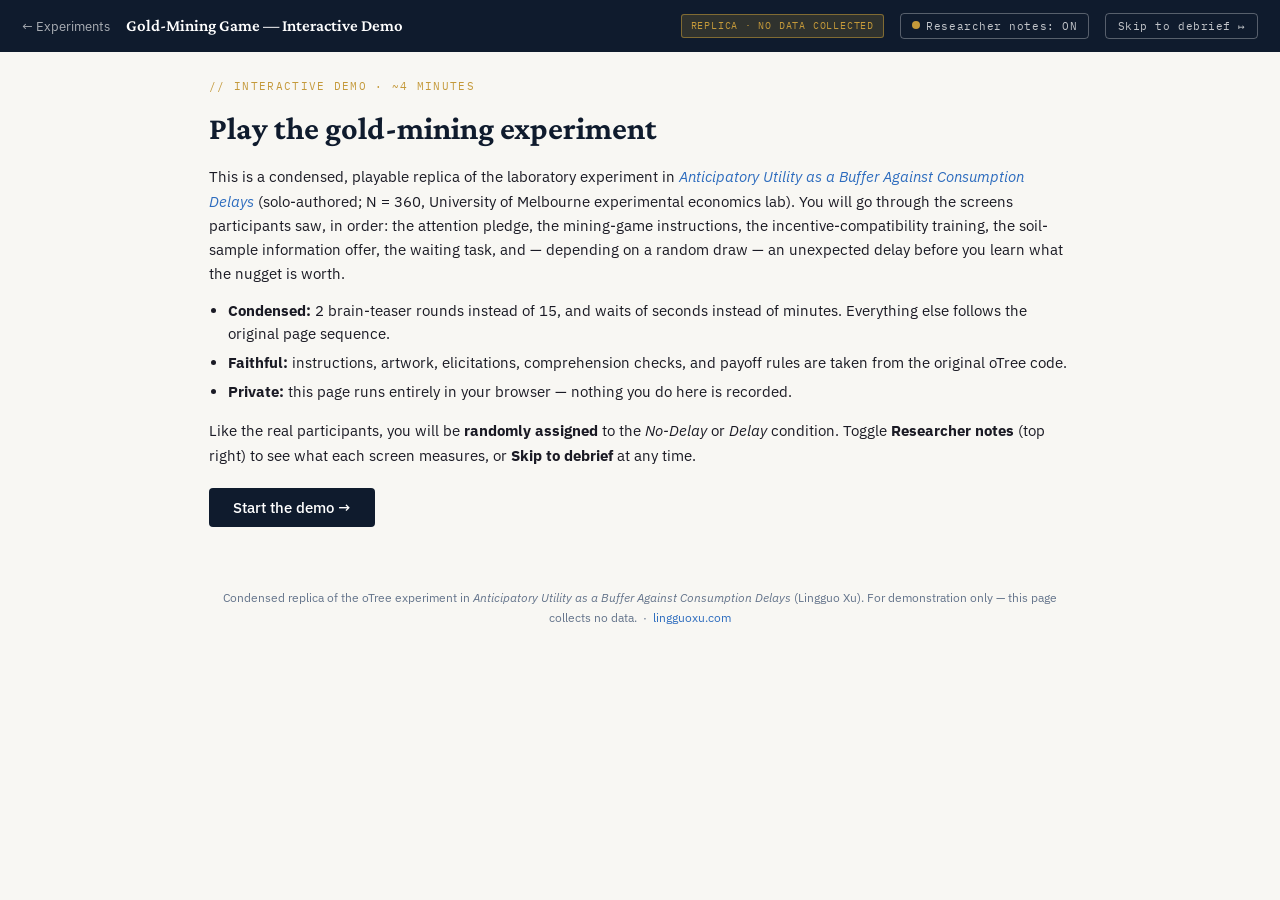
<file: demos/gold-mining.html>
<!DOCTYPE html>
<html lang="en">
<head>
  <meta charset="UTF-8">
  <meta name="viewport" content="width=device-width, initial-scale=1.0">
  <title>Gold-Mining Game — Interactive Demo — Lingguo (Lin) Xu</title>
  <meta name="description" content="Playable demo of the gold-mining lab experiment from 'Anticipatory Utility as a Buffer Against Consumption Delays' (Lingguo Xu). Full instruction sequence, the waiting task, the randomly assigned delay, and the valuation elicitation.">
  <link rel="canonical" href="https://www.lingguoxu.com/demos/gold-mining.html">
  <meta property="og:type" content="website">
  <meta property="og:title" content="Gold-Mining Game — Interactive Demo">
  <meta property="og:description" content="Play a condensed replica of the lab experiment behind 'Anticipatory Utility as a Buffer Against Consumption Delays'.">
  <meta property="og:url" content="https://www.lingguoxu.com/demos/gold-mining.html">
  <link rel="preconnect" href="https://fonts.googleapis.com">
  <link rel="preconnect" href="https://fonts.gstatic.com" crossorigin>
  <link href="https://fonts.googleapis.com/css2?family=Crimson+Pro:ital,wght@0,300;0,400;0,600;0,700;1,400&family=IBM+Plex+Sans:wght@300;400;500;600&family=IBM+Plex+Mono:wght@400;500&display=swap" rel="stylesheet">
  <style>
    :root {
      --dark:    #0f1b2d;
      --dark2:   #1a2e4a;
      --accent:  #c4993a;
      --blue:    #2d6cbe;
      --bg:      #f8f7f3;
      --bg2:     #eeecea;
      --text:    #1a1a24;
      --muted:   #64748b;
      --border:  #ddd9d2;
      --card:    #ffffff;
      --font-serif: 'Crimson Pro', Georgia, serif;
      --font-sans:  'IBM Plex Sans', system-ui, sans-serif;
      --font-mono:  'IBM Plex Mono', monospace;
      /* experiment-world (oTree/Bootstrap) colors */
      --ot-primary: #007bff;
      --ot-success: #28a745;
      --ot-font: -apple-system, BlinkMacSystemFont, "Segoe UI", Roboto, "Helvetica Neue", Arial, sans-serif;
    }
    *, *::before, *::after { box-sizing: border-box; margin: 0; padding: 0; }
    html { font-size: 16px; }
    body { background: var(--bg); color: var(--text); font-family: var(--font-sans); line-height: 1.6; }
    a { color: var(--blue); text-decoration: none; }
    a:hover { text-decoration: underline; }

    /* ── Site chrome ─────────────────────────────── */
    .topbar {
      background: var(--dark); color: #fff;
      padding: .8rem 1.4rem;
      display: flex; align-items: center; gap: 1rem; flex-wrap: wrap;
    }
    .topbar .back { color: rgba(255,255,255,.65); font-size: .82rem; white-space: nowrap; }
    .topbar .back:hover { color: var(--accent); text-decoration: none; }
    .topbar .tb-title { font-family: var(--font-serif); font-size: 1.05rem; font-weight: 600; flex: 1; min-width: 200px; }
    .badge-replica {
      font-family: var(--font-mono); font-size: .62rem; letter-spacing: .08em; text-transform: uppercase;
      background: rgba(196,153,58,.18); border: 1px solid rgba(196,153,58,.55); color: var(--accent);
      padding: .18rem .55rem; border-radius: 3px; white-space: nowrap;
    }
    .tb-btn {
      font-family: var(--font-mono); font-size: .68rem; letter-spacing: .05em;
      background: transparent; border: 1px solid rgba(255,255,255,.3); color: rgba(255,255,255,.75);
      padding: .3rem .7rem; border-radius: 4px; cursor: pointer; white-space: nowrap;
    }
    .tb-btn:hover { border-color: var(--accent); color: #fff; }
    .tb-btn .dot { display: inline-block; width: 8px; height: 8px; border-radius: 50%; background: #555; margin-right: .4rem; vertical-align: 1px; }
    body.notes-on .tb-btn .dot { background: var(--accent); }

    /* ── Layout ──────────────────────────────────── */
    .wrap { max-width: 900px; margin: 0 auto; padding: 1.6rem 1.2rem 3rem; }

    /* researcher-note callouts */
    .rnote {
      display: none;
      background: #fdf8ec; border: 1px solid rgba(196,153,58,.45); border-left: 4px solid var(--accent);
      border-radius: 4px; padding: .7rem .95rem; margin: 1.1rem 0 .2rem;
      font-family: var(--font-sans); font-size: .82rem; color: #4a3f26; line-height: 1.55;
    }
    .rnote strong { color: #8a6722; font-weight: 600; }
    .rnote .rn-tag {
      font-family: var(--font-mono); font-size: .6rem; text-transform: uppercase; letter-spacing: .1em;
      color: #8a6722; display: block; margin-bottom: .25rem;
    }
    body.notes-on .rnote { display: block; }

    /* demo-control strip (clearly not part of the study) */
    .demo-controls {
      margin-top: .9rem; text-align: center;
      font-family: var(--font-mono); font-size: .72rem; color: var(--muted);
    }
    .demo-controls button {
      font-family: var(--font-mono); font-size: .72rem; color: var(--muted);
      background: transparent; border: 1px dashed var(--border); border-radius: 4px;
      padding: .25rem .7rem; cursor: pointer;
    }
    .demo-controls button:hover { color: var(--text); border-color: var(--muted); }

    /* ── Experiment stage (oTree replica) ────────── */
    .stage {
      background: var(--card); border: 1px solid var(--border); border-radius: 6px;
      box-shadow: 0 2px 14px rgba(15,27,45,.07);
      padding: 1.6rem 2rem 2rem;
      font-family: var(--ot-font);
      min-height: 420px;
      position: relative;
    }
    .stage.flush { padding: 0; overflow: hidden; }
    .ot-earnings { text-align: right; font-size: .8rem; color: #333; }
    .ot-timer { text-align: right; font-size: .8rem; color: #333; margin-top: .15rem; }
    .ot-timer .t { font-weight: 600; font-variant-numeric: tabular-nums; }
    .ot-title { text-align: center; font-size: 1.45rem; font-weight: 500; margin: .3rem 0 .6rem; line-height: 1.35; }
    .ot-title small { display: block; font-size: .85rem; color: #444; margin-top: .2rem; }
    .stage hr { border: none; border-top: 1px solid #ddd; margin: .8rem 0 1.2rem; }
    .ot-body p { font-size: 1.06rem; margin-bottom: 1rem; color: #212529; }
    .ot-body ol, .ot-body ul { font-size: 1.06rem; color: #212529; margin: 0 0 1rem 1.4rem; }
    .ot-body li { margin-bottom: .5rem; }
    .ot-body img { max-width: 100%; }
    .btn { display: inline-block; border: none; border-radius: 4px; padding: .5rem 1.1rem; font-size: 1rem; cursor: pointer; font-family: inherit; }
    .btn-primary { background: var(--ot-primary); color: #fff; }
    .btn-primary:hover { background: #0069d9; }
    .btn-success { background: var(--ot-success); color: #fff; }
    .btn-success:hover { background: #218838; }
    .btn[disabled] { opacity: .55; cursor: not-allowed; }
    .btn-next-row { text-align: right; margin-top: 1.6rem; }
    .btn-split { display: flex; justify-content: space-between; margin-top: 1.6rem; }
    .center { text-align: center; }
    .ot-input {
      font-size: 1rem; padding: .45rem .6rem; border: 1px solid #ced4da; border-radius: 4px; width: 240px; max-width: 100%;
      font-family: inherit;
    }
    .ot-label { display: block; font-size: 1rem; margin-bottom: .35rem; color: #212529; }
    .ot-error { color: #b02a37; font-size: .88rem; margin-top: .35rem; display: none; }
    .ot-feedback { display: none; color: #b02a37; font-size: .95rem; margin-top: 1rem; line-height: 1.5; }
    .ot-feedback.good { color: #212529; }
    .fineprint { font-size: .8rem; color: #666; }
    textarea.ot-input { width: 100%; min-height: 90px; resize: vertical; }

    /* tabbed instruction pages */
    .tab { display: none; }

    /* attention pledge (navy panel) */
    .pledge-panel { background: #00437d; color: #fff; padding: 2.2rem 2.4rem 2.6rem; min-height: 420px; }
    .pledge-panel p { color: #fff; font-size: 1.02rem; text-align: justify; margin-bottom: 1rem; }
    .pledge-panel h1 { text-align: center; font-size: 1.7rem; margin: .6rem 0 1rem; font-weight: 700; font-family: inherit; }
    .pledge-panel h2 { font-size: 1.25rem; margin-bottom: .8rem; font-weight: 600; font-family: inherit; }
    .pledge-item { display: block; position: relative; padding-left: 38px; margin-bottom: 1.1rem; cursor: pointer; font-size: 1.02rem; line-height: 1.5; }
    .pledge-item input { position: absolute; opacity: 0; cursor: pointer; }
    .pledge-item .mark { position: absolute; top: 3px; left: 0; height: 25px; width: 25px; background-color: lightgray; }
    .pledge-item:hover input ~ .mark { background-color: gray; }
    .pledge-item input:checked ~ .mark { background-color: green; }
    .pledge-item .mark:after { content: ""; position: absolute; display: none; left: 9px; top: 5px; width: 6px; height: 12px; border: solid #fff; border-width: 0 3px 3px 0; transform: rotate(45deg); }
    .pledge-item input:checked ~ .mark:after { display: block; }

    /* mining progress view */
    .mining-cols { display: flex; gap: 1.2rem; align-items: center; justify-content: center; flex-wrap: wrap; margin-top: .8rem; }
    .mining-cols .col { flex: 1 1 260px; max-width: 340px; }
    .nugget-fill { position: relative; width: 100%; aspect-ratio: 1.02 / 1; overflow: hidden; }
    .nugget-fill img { position: absolute; inset: 0; width: 100%; height: 100%; object-fit: contain; }
    .nugget-fill .base { filter: grayscale(1) brightness(1.5); opacity: .3; }
    .nugget-fill .fill { clip-path: inset(0 100% 0 0); transition: clip-path 1.2s ease; }
    .nugget-fill .edge { position: absolute; top: 4%; bottom: 4%; left: 0; width: 2px; background: var(--accent); box-shadow: 0 0 6px rgba(196,153,58,.8); transition: left 1.2s ease; }
    .nugget-pct { text-align: center; font-size: .95rem; color: #333; margin-top: .4rem; font-variant-numeric: tabular-nums; }

    .trivia-box { margin-top: 2.4rem; text-align: center; }
    .trivia-box h4 { font-size: .95rem; font-weight: 600; color: #333; }
    .trivia-box hr { width: 60%; margin: .35rem auto .8rem; }
    .trivia-box p { font-size: .88rem; color: #444; text-align: left; max-width: 620px; margin: 0 auto; }

    /* scale buttons (0-10 excitement) */
    .scalegroup { display: flex; flex-wrap: wrap; gap: .5rem; margin: .6rem 0 .4rem; }
    .scalebtn {
      font-family: inherit; font-size: .95rem; min-width: 44px;
      background: #fff; color: #212529; border: 1px solid #198754; border-radius: 5px;
      padding: .45rem .5rem; cursor: pointer; text-align: center;
    }
    .scalebtn:hover { background: #eaf6ef; }
    .scalebtn.sel { background: var(--ot-success); color: #fff; }

    /* intro & debrief (site voice) */
    .site-voice { font-family: var(--font-sans); }
    .site-voice h1 { font-family: var(--font-serif); font-size: 2rem; font-weight: 700; margin-bottom: .6rem; color: var(--dark); }
    .site-voice h2 { font-family: var(--font-serif); font-size: 1.35rem; font-weight: 600; margin: 1.4rem 0 .5rem; color: var(--dark); }
    .site-voice p { font-size: .95rem; margin-bottom: .8rem; color: var(--text); }
    .site-voice .eyebrow { font-family: var(--font-mono); font-size: .68rem; letter-spacing: .12em; text-transform: uppercase; color: var(--accent); margin-bottom: .5rem; }
    .site-voice ul { margin: 0 0 .9rem 1.2rem; font-size: .92rem; }
    .site-voice li { margin-bottom: .35rem; }
    .btn-gold {
      display: inline-block; background: var(--dark); color: #fff; border: none; border-radius: 4px;
      font-family: var(--font-sans); font-size: .95rem; font-weight: 500;
      padding: .6rem 1.5rem; cursor: pointer; text-decoration: none;
    }
    .btn-gold:hover { background: var(--dark2); }
    .btn-outline {
      display: inline-block; background: transparent; color: var(--dark); border: 1px solid var(--border); border-radius: 4px;
      font-family: var(--font-sans); font-size: .88rem; padding: .55rem 1.2rem; cursor: pointer; text-decoration: none;
    }
    .btn-outline:hover { border-color: var(--accent); color: var(--accent); }

    .stat-grid { display: grid; grid-template-columns: repeat(auto-fit, minmax(190px, 1fr)); gap: .8rem; margin: 1rem 0 1.4rem; }
    .stat {
      background: var(--bg); border: 1px solid var(--border); border-radius: 6px; padding: .7rem .9rem;
    }
    .stat .k { font-family: var(--font-mono); font-size: .62rem; text-transform: uppercase; letter-spacing: .09em; color: var(--muted); margin-bottom: .2rem; }
    .stat .v { font-family: var(--font-serif); font-size: 1.25rem; font-weight: 600; color: var(--dark); line-height: 1.25; }
    .stat .v small { font-size: .78rem; font-family: var(--font-sans); font-weight: 400; color: var(--muted); }

    .footer-note {
      max-width: 900px; margin: 0 auto; padding: 0 1.2rem 2.5rem;
      font-size: .78rem; color: var(--muted); text-align: center;
    }
    .screen { display: none; }
    .screen.active { display: block; }
    @media (max-width: 640px) {
      .stage { padding: 1.1rem 1rem 1.4rem; }
      .stage.flush { padding: 0; }
      .pledge-panel { padding: 1.4rem 1.1rem 1.8rem; }
      .topbar .tb-title { font-size: .92rem; }
    }
  </style>
</head>
<body class="notes-on">

  <div class="topbar">
    <a class="back" href="../experiments.html">← Experiments</a>
    <div class="tb-title">Gold-Mining Game — Interactive Demo</div>
    <span class="badge-replica">Replica · no data collected</span>
    <button class="tb-btn" id="notesToggle" type="button"><span class="dot"></span>Researcher notes: <span id="notesState">ON</span></button>
    <button class="tb-btn" id="jumpDebrief" type="button">Skip to debrief ↦</button>
  </div>

  <div class="wrap">

    <!-- ══ 0 · INTRO (site voice) ══ -->
    <section class="screen active site-voice" id="scr-intro">
      <p class="eyebrow">// interactive demo · ~4 minutes</p>
      <h1>Play the gold-mining experiment</h1>
      <p>
        This is a condensed, playable replica of the laboratory experiment in
        <a href="https://papers.ssrn.com/sol3/papers.cfm?abstract_id=5821582" target="_blank" rel="noopener"><em>Anticipatory Utility as a Buffer Against Consumption Delays</em></a>
        (solo-authored; N&nbsp;=&nbsp;360, University of Melbourne experimental economics lab). You will go through the screens participants saw,
        in order: the attention pledge, the mining-game instructions, the incentive-compatibility training, the soil-sample information offer,
        the waiting task, and — depending on a random draw — an unexpected delay before you learn what the nugget is worth.
      </p>
      <ul>
        <li><strong>Condensed:</strong> 2 brain-teaser rounds instead of 15, and waits of seconds instead of minutes. Everything else follows the original page sequence.</li>
        <li><strong>Faithful:</strong> instructions, artwork, elicitations, comprehension checks, and payoff rules are taken from the original oTree code.</li>
        <li><strong>Private:</strong> this page runs entirely in your browser — nothing you do here is recorded.</li>
      </ul>
      <p>
        Like the real participants, you will be <strong>randomly assigned</strong> to the <em>No-Delay</em> or <em>Delay</em> condition.
        Toggle <strong>Researcher notes</strong> (top right) to see what each screen measures, or <strong>Skip to debrief</strong> at any time.
      </p>
      <p style="margin-top:1.3rem;">
        <button class="btn-gold" id="startBtn" type="button">Start the demo →</button>
      </p>
    </section>

    <!-- ══ 1 · ATTENTION PLEDGE ══ -->
    <section class="screen" id="scr-pledge">
      <div class="stage flush">
        <div class="pledge-panel">
          <p>
            Thank you for participating in the experiment. We ask that you give us your full attention throughout the experiment.
            Please refrain from all other activities, including using your phone and browsing the internet. If we find that you are not paying
            attention or are violating any rules you will be dismissed without pay.
          </p>
          <h1>Full attention pledge</h1>
          <h2>I pledge to:</h2>
          <label class="pledge-item">Devote my full attention to the experiment and not engage in other activities, such as browsing the Internet.
            <input type="checkbox" id="pl1"><span class="mark"></span>
          </label>
          <label class="pledge-item">Put my mobile device in silent mode and not use them during the experiment.
            <input type="checkbox" id="pl2"><span class="mark"></span>
          </label>
          <label class="pledge-item">Not communicate with any other participants during the experiment.
            <input type="checkbox" id="pl3"><span class="mark"></span>
          </label>
          <div class="center" style="margin-top:1.4rem;">
            <button class="btn btn-success" id="pledgeSubmit" type="button">Submit</button>
          </div>
          <div id="pledgeStart" style="display:none;" class="center">
            <p style="margin-top:1.2rem;">Thank you. You may now start the experiment.</p>
            <button class="btn btn-primary" data-next="overview" type="button">Start the experiment</button>
          </div>
          <div id="pledgeRedo" style="display:none;" class="center">
            <p style="margin-top:1.2rem;">You must click all the checkboxes to proceed.</p>
          </div>
        </div>
      </div>
      <aside class="rnote"><span class="rn-tag">Researcher note</span>
        Sessions opened with a signed attention pledge (shown in the lab under the University of Melbourne header). A small commitment device:
        pledges of this kind measurably improve data quality in lab and online experiments.
      </aside>
    </section>

    <!-- ══ 2 · OVERVIEW ══ -->
    <section class="screen" id="scr-overview">
      <div class="stage">
        <div class="ot-earnings">Total earnings so far: <span class="earn">250</span> ECU</div>
        <div class="ot-title">Overview of Study<small>(Please read this page carefully)</small></div>
        <hr>
        <div class="ot-body">
          <p>In this experiment, you will be playing <b>a gold mining game in which a miner will be working on mining some gold</b> for you.
             Please read all the instructions carefully. A clear understanding of the instructions is critical for making decisions and earning money in the experiment.</p>
          <p>There are four parts to the experiment. You will receive instructions for each part and will also be asked to complete a short survey after Part 4.</p>
          <p>In this experiment, all payments are expressed in <b>Experimental Currency Units (ECU)</b>.
             Your payments will be converted to Australian dollars (AUD) at a rate of 50&nbsp;ECU&nbsp;=&nbsp;1&nbsp;AUD and will be paid to you privately at the end of the experiment.</p>
          <p>You will receive 250 ECU for participating in the experiment, and you may earn additional payments throughout the experiment.</p>
        </div>
        <div class="btn-next-row"><button class="btn btn-primary" data-next="inst1" type="button">Next</button></div>
      </div>
      <aside class="rnote"><span class="rn-tag">Researcher note</span>
        A real-stakes lab study: incentive-compatible payments at 50&nbsp;ECU&nbsp;=&nbsp;AU$1 plus the 250&nbsp;ECU participation fee, credited in the
        earnings ticker above — exactly as participants saw it.
      </aside>
    </section>

    <!-- ══ 3 · INSTRUCTION 1: THE MINING GAME (3 tabs) ══ -->
    <section class="screen" id="scr-inst1">
      <div class="stage">
        <div class="tab">
          <div class="ot-title">Part 1 - The mining game<small>(Instruction 1/3)</small></div>
          <div class="ot-earnings">Total earnings so far: <span class="earn">250</span> ECU</div>
          <hr>
          <div class="ot-body">
            <p>In this experiment, you will participate in a <b>gold mining</b> game. The rules are simple:</p>
            <ol>
              <li>A miner will work on mining some gold for you.</li>
              <li>The mining will take some time, and in the end, the miner might <b>find nothing or a valuable gold nugget</b>.</li>
              <li>All you need to do is wait for the mining to be completed.</li>
            </ol>
            <p class="center"><img src="img/miner1.jpg" alt="A miner at work" style="width:55%;min-width:220px;border-radius:4px;"></p>
          </div>
          <div class="btn-next-row"><button class="btn btn-primary btn-tab" data-offset="1" type="button">Next</button></div>
        </div>
        <div class="tab">
          <div class="ot-title">Part 1 - The mining game<small>(Instruction 2/3)</small></div>
          <div class="ot-earnings">Total earnings so far: <span class="earn">250</span> ECU</div>
          <hr>
          <div class="ot-body">
            <p>If the miner finds a gold nugget, it may be worth anywhere between <b>680 and 865 ECU</b>.</p>
            <p>The value of the gold nugget <b>will be added to your earnings</b>.</p>
          </div>
          <div class="btn-split">
            <button class="btn btn-primary btn-tab" data-offset="-1" type="button">Previous</button>
            <button class="btn btn-primary btn-tab" data-offset="1" type="button">Next</button>
          </div>
        </div>
        <div class="tab">
          <div class="ot-title">Part 1 - The mining game<small>(Instruction 3/3)</small></div>
          <div class="ot-earnings">Total earnings so far: <span class="earn">250</span> ECU</div>
          <hr>
          <div class="ot-body">
            <p>For the mining process, a miner <b>randomly picks a spot</b> to start digging. Whether the miner finds a gold nugget depends entirely on the location chosen.</p>
            <p>In other words, once the miner picks a spot, the outcome of the mining is determined, and there is nothing you can do to change it.</p>
            <p>The mining process should take about 10 minutes, but it may take longer.</p>
          </div>
          <div class="btn-split">
            <button class="btn btn-primary btn-tab" data-offset="-1" type="button">Previous</button>
            <button class="btn btn-primary" data-next="bdm" type="button">Next</button>
          </div>
        </div>
      </div>
      <aside class="rnote"><span class="rn-tag">Researcher note · the framing</span>
        The gold-mining frame gives every participant an identical near-future "utility event" of uncertain size — a nugget worth 680–865 ECU —
        with the outcome fixed the moment the miner picks a spot. That last sentence matters: it makes all later information
        <em>non-instrumental</em> by construction. Nothing you learn can change what happens.
      </aside>
    </section>

    <!-- ══ 4 · BDM TRAINING (5 tabs, interactive comprehension) ══ -->
    <section class="screen" id="scr-bdm">
      <div class="stage">
        <div class="tab">
          <div class="ot-title">Part 1 - Your valuation for an item<small>(1/4)</small></div>
          <div class="ot-earnings">Total earnings so far: <span class="earn">250</span> ECU</div>
          <hr>
          <div class="ot-body">
            <p>At various points throughout the experiment, we will ask you to state the value you place on an item or the amount you are willing to pay to be informed about certain events.</p>
            <p>We will use a mechanism that ensures it is always in your best interest to report your <b>value or willingness to pay truthfully</b>.</p>
            <p>Please click the "Next" button to see how this works.</p>
          </div>
          <div class="btn-next-row"><button class="btn btn-primary btn-tab" data-offset="1" type="button">Next</button></div>
        </div>
        <div class="tab">
          <div class="ot-title">Part 1 - Your valuation for an item<small>(2/4)</small></div>
          <div class="ot-earnings">Total earnings so far: <span class="earn">250</span> ECU</div>
          <hr>
          <div class="ot-body">
            <p>Suppose that a person has an item you wish to buy. The exchange can occur at any price between 0 and 100 ECU.</p>
            <p>You privately value this item at 70 ECU.</p>
            <p>Now, this person, unaware of how much you value the item, will randomly select a price between 0 and 100 ECU and write it down on a piece of paper.</p>
            <p class="center"><img src="img/bdm.jpg" alt="A person writing a price on paper" style="width:30%;min-width:170px;border-radius:4px;"></p>
          </div>
          <div class="btn-split">
            <button class="btn btn-primary btn-tab" data-offset="-1" type="button">Previous</button>
            <button class="btn btn-primary btn-tab" data-offset="1" type="button">Next</button>
          </div>
        </div>
        <div class="tab">
          <div class="ot-title">Part 1 - Your valuation for an item<small>(3/4)</small></div>
          <div class="ot-earnings">Total earnings so far: <span class="earn">250</span> ECU</div>
          <hr>
          <div class="ot-body">
            <p>Now, you will decide how much you are willing to pay for the item, if:</p>
            <ul>
              <li>The amount you are willing to pay <b>≥</b> The price the person wrote down ⇒ You <b>will get</b> the item and pay the price the person wrote down</li>
              <li>The amount you are willing to pay <b>&lt;</b> The price the person wrote down ⇒ You <b>will not get</b> the item and will not pay anything</li>
            </ul>
            <p>Note: if you get the item, you only need to pay the <b>price the person wrote down, not the amount you were willing to pay!</b></p>
          </div>
          <div class="btn-split">
            <button class="btn btn-primary btn-tab" data-offset="-1" type="button">Previous</button>
            <button class="btn btn-primary btn-tab" data-offset="1" type="button">Next</button>
          </div>
        </div>
        <div class="tab">
          <div class="ot-title">Part 1 - Your valuation for an item<small>(4/4)</small></div>
          <div class="ot-earnings">Total earnings so far: <span class="earn">250</span> ECU</div>
          <hr>
          <div class="ot-body">
            <p>Now, as an exercise, let's suppose the person has written down his price. It is time for you to decide on your willingness to pay. Which number would you choose?</p>
            <label class="ot-label" for="bdmInput">Please fill in a number between 0 and 100.</label>
            <input class="ot-input" id="bdmInput" type="number" min="0" max="100" step="1" inputmode="numeric">
            <p style="margin-top:1rem;">Recall that you value the item at 70.</p>
            <p class="center"><button class="btn btn-success" id="bdmCheck" type="button">Check Answer</button></p>
            <div class="ot-feedback" id="bdmLow">
              <p><b>This amount is too low.</b></p>
              <p>You picked a number less than 70. Let's suppose the person wrote down a price between your number and 70. In this case, you will not get the item,
                 even though you would be better off if you had entered your valuation for the item (70) and obtained the item at the price the person wrote down, which is less than 70.</p>
              <p>Please try again.</p>
            </div>
            <div class="ot-feedback" id="bdmHigh">
              <p><b>This amount is too high.</b></p>
              <p>You picked a number larger than 70. Let's suppose the person wrote down a price between 70 and the amount you are willing to pay.
                 In this case, you will get the item, but you will be worse off because you will pay the price the person wrote down, which is higher than the item's worth to you (70).</p>
              <p>Please try again.</p>
            </div>
            <div class="ot-feedback good" id="bdmGood">
              <p><b>This amount is the best.</b></p>
              <p>When you choose 70 ECU, regardless of the price the other person wrote down, you will not be worse off.</p>
              <ul>
                <li>If the person wrote down a price higher than 70 ECU, you will not get the item because the price is too high for you.</li>
                <li>If the person wrote down a price lower than or equal to 70 ECU, you will get the item and pay the price the person has written down.
                    This is still a good deal because the price you pay will be no more than your valuation of the item.</li>
              </ul>
            </div>
          </div>
          <div class="btn-split">
            <button class="btn btn-primary btn-tab" data-offset="-1" type="button">Previous</button>
            <button class="btn btn-primary btn-tab" data-offset="1" id="bdmNext" type="button" style="visibility:hidden;">Next</button>
          </div>
        </div>
        <div class="tab">
          <div class="ot-title">Part 1 - Your valuation for an item</div>
          <div class="ot-earnings">Total earnings so far: <span class="earn">250</span> ECU</div>
          <hr>
          <div class="ot-body">
            <p>In the later part of the experiment, we may ask you to specify the price at which you are willing to sell an item.</p>
            <p>Similarly, it is in your best interest to simply state how much you value the item.</p>
          </div>
          <div class="btn-split">
            <button class="btn btn-primary btn-tab" data-offset="-1" type="button">Previous</button>
            <button class="btn btn-primary" data-next="soil" type="button">Next</button>
          </div>
        </div>
      </div>
      <aside class="rnote"><span class="rn-tag">Researcher note · incentive-compatibility training</span>
        Every valuation in the study runs through a Becker–DeGroot–Marschak mechanism, so participants are trained on it before any real decision —
        and must pass this exercise (answer: 70) to proceed. Wrong answers get the exact diagnosis you see here, and the number of attempts is logged
        as a comprehension measure.
      </aside>
    </section>

    <!-- ══ 5 · SOIL SAMPLE (4 tabs, ends with the WTP decision) ══ -->
    <section class="screen" id="scr-soil">
      <div class="stage">
        <div class="tab">
          <div class="ot-title">Part 1 - A soil sample<small>(Page 1 of 4)</small></div>
          <div class="ot-earnings">Total earnings so far: <span class="earn">250</span> ECU</div>
          <hr>
          <div class="ot-body">
            <p>The miner has just picked a spot and started digging.</p>
            <p>The outcome of the mining, i.e., whether the miner will find nothing or a valuable gold nugget, is now determined.</p>
          </div>
          <div class="btn-next-row"><button class="btn btn-primary btn-tab" data-offset="1" type="button">Next</button></div>
        </div>
        <div class="tab">
          <div class="ot-title">Part 1 - A soil sample<small>(Page 2 of 4)</small></div>
          <div class="ot-earnings">Total earnings so far: <span class="earn">250</span> ECU</div>
          <hr>
          <div class="ot-body">
            <p>But before he digs any further, the miner will first collect <b>a soil sample</b> and wash it in a river to see if there is any <b>gold dust</b> in it.</p>
            <p class="center"><img src="img/washing1.jpg" alt="Washing a soil sample in the river" style="width:46%;min-width:200px;border-radius:4px;"></p>
            <p>If there is gold dust (see picture below), <b>it is very likely that the miner will find a gold nugget</b>, though the value of the gold nugget is still uncertain.</p>
            <p class="center"><img src="img/specks1.jpg" alt="Gold dust in the pan" style="width:46%;min-width:200px;border-radius:4px;"></p>
            <p>The miner could still find gold in the end, even if there is no gold dust in the pan.</p>
          </div>
          <div class="btn-split">
            <button class="btn btn-primary btn-tab" data-offset="-1" type="button">Previous</button>
            <button class="btn btn-primary btn-tab" data-offset="1" type="button">Next</button>
          </div>
        </div>
        <div class="tab">
          <div class="ot-title">Part 1 - A soil sample<small>(Page 3 of 4)</small></div>
          <div class="ot-earnings">Total earnings so far: <span class="earn">250</span> ECU</div>
          <hr>
          <div class="ot-body">
            <p>The miner has finished washing the soil.</p>
            <p>Before he goes back to digging, he can show you whether there is any gold dust in his pan <b>for a small charge</b>.</p>
            <p>Note that the miner will keep digging regardless. The outcome of the mining, which depends solely on the location of the dig, is already determined.</p>
            <p>Therefore, whether or not you choose to see what's in his pan will not affect your earnings in any way for the rest of the experiment, except for the cost you pay for the information.</p>
          </div>
          <div class="btn-split">
            <button class="btn btn-primary btn-tab" data-offset="-1" type="button">Previous</button>
            <button class="btn btn-primary btn-tab" data-offset="1" type="button">Next</button>
          </div>
        </div>
        <div class="tab">
          <div class="ot-title">Part 1 - A soil sample<small>(Page 4 of 4)</small></div>
          <div class="ot-earnings">Total earnings so far: <span class="earn">250</span> ECU</div>
          <hr>
          <div class="ot-body">
            <p>The miner has picked a price (between 0 and 50 ECU) and has written it down on a piece of paper.</p>
            <p class="center"><img src="img/bdm.jpg" alt="The miner writing a price on paper" style="width:30%;min-width:170px;border-radius:4px;"></p>
            <p>Now, please select the amount of ECU you are willing to pay to see if there is any gold dust in the soil sample.</p>
            <label class="ot-label" for="wtpInput">Please fill in a number between 0 and 50.</label>
            <input class="ot-input" id="wtpInput" type="number" min="0" max="50" step="1" inputmode="numeric">
            <div class="ot-error" id="wtpErr">Please fill in a number between 0 and 50.</div>
            <p style="margin-top:1rem;">Note that the outcome of this exchange will be based on the mechanism outlined at the beginning of the experiment.
               It is in your best interest to simply fill in the amount you are willing to pay for this information.</p>
          </div>
          <div class="btn-split">
            <button class="btn btn-primary btn-tab" data-offset="-1" type="button">Previous</button>
            <button class="btn btn-primary" id="wtpSubmit" type="button">Next</button>
          </div>
        </div>
      </div>
      <aside class="rnote"><span class="rn-tag">Researcher note · primary measure</span>
        This is the study's <strong>primary anticipation measure</strong>: willingness to pay to see the soil sample — pure, non-instrumental early
        information about the (already determined) outcome. Because it runs through the BDM mechanism against the miner's random price (0–50 ECU),
        truthful bidding is optimal, and a positive bid reveals utility from <em>anticipating</em> the news, not from acting on it.
      </aside>
    </section>

    <!-- ══ 5b · WTP RESULT (sign_wtp) ══ -->
    <section class="screen" id="scr-wtpresult">
      <div class="stage">
        <div class="ot-earnings">Total earnings so far: <span class="earn">250</span> ECU</div>
        <div class="ot-title">Part 1</div>
        <hr>
        <div class="ot-body">
          <p>The miner is feeling generous and has written down a price of 0 ECU.</p>
          <p>Therefore, you get to see if there is any gold dust in the soil sample for free.</p>
        </div>
        <div class="btn-next-row"><button class="btn btn-primary" data-next="specks" type="button">Next</button></div>
      </div>
      <aside class="rnote"><span class="rn-tag">Researcher note</span>
        In the deployed session the miner's price resolved to zero for everyone, so <em>all</em> participants saw the soil sample and entered the
        waiting period with the same information. The bid itself is the data: it ranks participants by anticipatory utility before the delay
        manipulation happens.
      </aside>
    </section>

    <!-- ══ 6 · SPECKS ══ -->
    <section class="screen" id="scr-specks">
      <div class="stage">
        <div class="ot-earnings">Total earnings so far: <span class="earn">250</span> ECU</div>
        <div class="ot-title">Part 1</div>
        <hr>
        <div class="ot-body">
          <p>There is indeed <b>gold dust</b> in the soil!</p>
          <p class="center"><img src="img/specks1.jpg" alt="Gold specks in a pan" style="width:70%;max-width:480px;border-radius:4px;"></p>
          <p>The miner is now <b>almost certain</b> that he will find a gold nugget in the end.</p>
        </div>
        <div class="btn-next-row"><button class="btn btn-primary" data-next="ready" type="button">Next</button></div>
      </div>
      <aside class="rnote"><span class="rn-tag">Researcher note</span>
        The pan comes up positive for everyone: a near-certain future gain of uncertain size (680–865 ECU) — the object of anticipation.
        From here, both treatments face the same wait; only the <em>timing of the reveal</em> will differ.
      </aside>
    </section>

    <!-- ══ 7 · READY (Part 2 intro) ══ -->
    <section class="screen" id="scr-ready">
      <div class="stage">
        <div class="ot-earnings">Total earnings so far: <span class="earn">250</span> ECU</div>
        <div class="ot-title">Part 2: the mining</div>
        <hr>
        <div class="ot-body">
          <p>The miner is now ready to start the formal mining process, which should take about 10 minutes.</p>
          <p>When you are ready, please click "Next" so the miner can resume mining.</p>
          <p>To give you something to do during the wait, there will be 15 rounds of brain teasers.
             Each brain teaser will be displayed on the screen for 40 seconds, and the next teaser will automatically appear after 40 seconds.
             Please note that participation in these teasers is optional.</p>
        </div>
        <div class="center" style="margin-top:1.2rem;"><button class="btn btn-primary" id="readyNext" type="button">Next</button></div>
      </div>
      <aside class="rnote"><span class="rn-tag">Researcher note</span>
        The filler task is deliberately <em>optional and unpaid</em> — it occupies the wait without competing with the gold for attention.
        The demo compresses 15 × 40-second rounds into two 30-second rounds.
      </aside>
    </section>

    <!-- ══ 8 · TASK ROUNDS ══ -->
    <section class="screen" id="scr-task">
      <div class="stage">
        <div class="ot-earnings">Total earnings so far: <span class="earn">250</span> ECU</div>
        <div class="ot-timer">Next round in: <span class="t" id="timerT">0:30</span></div>
        <div class="ot-title">Part 2: wait for the mining to complete<small>(Round <span id="roundNum">1</span>/<span id="roundTot">2</span>)</small></div>
        <hr>
        <div class="ot-body">

          <div id="taskBlock">
            <p id="taskQ"><b>Question</b>: </p>
            <p id="taskA" style="min-height:1.4em;"></p>
            <p class="center"><button class="btn btn-success" id="checkAnswer" type="button">Check answer</button></p>
            <div class="trivia-box">
              <h4>Interesting facts about gold mining in Australia</h4>
              <hr>
              <p id="trivia"></p>
            </div>
            <p class="center" style="margin-top:2rem;"><button class="btn btn-success" id="checkMiner" type="button">See how the miner is doing</button></p>
          </div>

          <div id="minerBlock" style="display:none;">
            <p class="center">The mining is going well!</p>
            <p class="center fineprint">(Images for illustrative purposes only)</p>
            <div class="mining-cols">
              <div class="col"><img src="img/digging1.jpg" alt="Miner digging" style="border-radius:4px;"></div>
              <div class="col">
                <div class="nugget-fill">
                  <img class="base" src="img/nugget2.png" alt="">
                  <img class="fill" id="nuggetFill" src="img/nugget2.png" alt="Gold nugget progress">
                  <div class="edge" id="nuggetEdge"></div>
                </div>
                <div class="nugget-pct" id="nuggetPct"></div>
              </div>
            </div>
            <p class="center" style="margin-top:1.4rem;"><button class="btn btn-success" id="backToTask" type="button">Back to brain teaser</button></p>
          </div>

        </div>
      </div>
      <aside class="rnote"><span class="rn-tag">Researcher note · behavioural measure</span>
        The round timer runs no matter what you do. Because checking cannot change the outcome, every click of
        <strong>“See how the miner is doing”</strong> — and every second spent watching — is logged as a revealed-preference measure of anticipation
        (savouring the news to come). At the end of the study, participants are asked to explain their own checking in an open question.
      </aside>
      <div class="demo-controls">demo control — <button id="skipWait" type="button">⏩ skip the rest of this round</button></div>
    </section>

    <!-- ══ 9 · DELAY NEWS (T2 only) ══ -->
    <section class="screen" id="scr-delay">
      <div class="stage">
        <div class="ot-earnings">Total earnings so far: <span class="earn">250</span> ECU</div>
        <div class="ot-title">Part 3</div>
        <hr>
        <div class="ot-body">
          <p>The mining is taking longer than expected.</p>
          <p>The outcome of the mining will be revealed in another <b>8 minutes</b>.</p>
          <p>You can still choose to do some brain teasers while you wait.</p>
          <p>Please note that this delay does not mean you need to spend more time in the lab. The experiment will finish within the advertised timeframe.</p>
        </div>
        <div class="btn-next-row"><button class="btn btn-primary" id="delayNext" type="button">Next</button></div>
      </div>
      <aside class="rnote"><span class="rn-tag">Researcher note · the treatment</span>
        You were randomly assigned to the <strong>Delay</strong> condition. Random assignment is what identifies the <em>causal</em> effect of delay:
        No-Delay participants learned the outcome immediately after the waiting task, while Delay participants got this screen and an unexpected extra
        8-minute wait (the demo compresses it to one 30-second round). Nothing else differs between conditions.
      </aside>
    </section>

    <!-- ══ 10 · MINING COMPLETE ══ -->
    <section class="screen" id="scr-complete">
      <div class="stage">
        <div class="ot-earnings">Total earnings so far: <span class="earn">250</span> ECU</div>
        <div class="ot-title">Part 3</div>
        <hr>
        <div class="ot-body">
          <p style="margin-top:2.2rem;">The mining is now complete. You may proceed to view the outcome.</p>
        </div>
        <div class="btn-next-row"><button class="btn btn-primary" data-next="reveal" type="button">Next</button></div>
      </div>
    </section>

    <!-- ══ 11 · REVEAL + WTA ══ -->
    <section class="screen" id="scr-reveal">
      <div class="stage">
        <div class="ot-earnings">Total earnings so far: <span class="earn">250</span> ECU</div>
        <div class="ot-title">Part 3<small>(Please pay extra attention to this page)</small></div>
        <hr>
        <div class="ot-body">
          <div id="rv1">
            <p>Congratulations, the miner has <b>found a gold nugget</b>!</p>
            <p>However, the value of this nugget remains uncertain and can be anywhere between <b>680</b> and <b>865</b> ECU.</p>
            <p class="center"><button class="btn btn-success kr" data-show="rv2" type="button">Keep reading ...</button></p>
          </div>
          <div id="rv2" style="display:none;">
            <p>Before the value of the gold is determined, you now have the opportunity to <b>sell it to a buyer for cash</b>.</p>
            <p>The buyer, who is also uncertain about the value of the gold, has written down his offer (a number between 680 and 865 ECU) on a piece of paper.</p>
            <p class="center"><img src="img/bdm.jpg" alt="Buyer writing an offer" style="width:32%;min-width:180px;border-radius:4px;"></p>
            <p class="center"><button class="btn btn-success kr" data-show="rv3" type="button">Keep reading ...</button></p>
          </div>
          <div id="rv3" style="display:none;">
            <p>Now, how much are you willing to accept to sell the gold nugget?</p>
            <label class="ot-label" for="wtaInput">Please enter a number between 680 and 865.</label>
            <input class="ot-input" id="wtaInput" type="number" min="680" max="865" step="1" inputmode="numeric">
            <div class="ot-error" id="wtaErr">Please enter a whole number between 680 and 865.</div>
            <p style="margin-top:1rem;">Note that the gold will only be sold if the buyer's offer <b>is higher than or equal to your price</b>.
               In that case, he will get the gold nugget and <b>pay you the price you've selected above</b>; otherwise you get to keep the gold.</p>
            <p>You learned about this mechanism at the beginning of the experiment, so you will recall that it is in your best interest to simply state how much you value the gold nugget.</p>
            <div class="btn-next-row"><button class="btn btn-primary" id="wtaSubmit" type="button">Next</button></div>
          </div>
        </div>
      </div>
      <aside class="rnote"><span class="rn-tag">Researcher note · outcome measure</span>
        The dependent variable: <strong>willingness to accept</strong> for the (still-uncertain) nugget, elicited with a BDM-style buyer offer — the
        very mechanism you were trained on in Part 1. Comparing WTA between the No-Delay and Delay conditions — and how that gap varies with the
        anticipation measures — is the paper's core test.
      </aside>
    </section>

    <!-- ══ 12 · OUTCOME ══ -->
    <section class="screen" id="scr-outcome">
      <div class="stage">
        <div class="ot-earnings">Total earnings so far: <span class="earn">250</span> ECU</div>
        <div class="ot-title">Part 3</div>
        <hr>
        <div class="ot-body" id="outcomeBody"></div>
        <div class="btn-next-row"><button class="btn btn-primary" data-next="survey1" type="button">Next</button></div>
      </div>
    </section>

    <!-- ══ 13 · SURVEY: WHY DID YOU CHECK ══ -->
    <section class="screen" id="scr-survey1">
      <div class="stage">
        <div class="ot-earnings">Total earnings so far: <span class="earn">250</span> ECU</div>
        <div class="ot-title">Survey</div>
        <hr>
        <div class="ot-body">
          <p>While you were waiting for the mining to complete in Part 2, you clicked on the "See how the miner is doing" button
             <b><span id="surveyChecks">0</span></b> times. Could you please explain why you wanted to check on the miner.</p>
          <textarea class="ot-input" id="checkReason" placeholder="(optional in the demo)"></textarea>
        </div>
        <div class="btn-next-row"><button class="btn btn-primary" id="survey1Next" type="button">Next</button></div>
      </div>
      <aside class="rnote"><span class="rn-tag">Researcher note</span>
        The survey echoes each participant's <em>own</em> click count back to them and asks for the reason in their own words — the qualitative
        companion to the behavioural checking measure. (That number above is your real count from a minute ago.)
      </aside>
    </section>

    <!-- ══ 13b · SURVEY: DELAY REACTION (T2 only) ══ -->
    <section class="screen" id="scr-survey2">
      <div class="stage">
        <div class="ot-earnings">Total earnings so far: <span class="earn">250</span> ECU</div>
        <div class="ot-title">Survey</div>
        <hr>
        <div class="ot-body">
          <p>When it was announced in Part 3 that the mining has been delayed, what was your reaction?</p>
          <textarea class="ot-input" id="delayReaction" placeholder="(optional in the demo)"></textarea>
        </div>
        <div class="btn-next-row"><button class="btn btn-primary" data-next="survey3" type="button">Next</button></div>
      </div>
      <aside class="rnote"><span class="rn-tag">Researcher note</span>
        Delay-condition participants also describe their reaction to the unexpected delay in their own words — used to validate that the
        manipulation was experienced as a genuine setback.
      </aside>
    </section>

    <!-- ══ 13c · SURVEY: EXCITEMENT ══ -->
    <section class="screen" id="scr-survey3">
      <div class="stage">
        <div class="ot-earnings">Total earnings so far: <span class="earn">250</span> ECU</div>
        <div class="ot-title">Survey</div>
        <hr>
        <div class="ot-body">
          <p>While waiting for the mining to finish in Part 2, how excited were you to learn the outcome of the mining
             (i.e., the value of the very likely gold nugget)?</p>
          <p>Please indicate your level of excitement on a scale of 0 to 10, with 0 representing no excitement at all.</p>
          <div class="scalegroup" id="exciteGroup"></div>
          <div class="ot-error" id="exciteErr">Please select a level of excitement.</div>
        </div>
        <div class="btn-next-row"><button class="btn btn-primary" id="survey3Next" type="button">Next</button></div>
      </div>
      <aside class="rnote"><span class="rn-tag">Researcher note · third measure</span>
        <strong>Self-reported excitement</strong> during the wait completes the triangulation: one incentivized measure (WTP for the soil sample),
        one behavioural measure (checking), one self-report. The paper's moderation result holds across all three.
      </aside>
    </section>

    <!-- ══ 14 · DEBRIEF (site voice) ══ -->
    <section class="screen site-voice" id="scr-debrief">
      <p class="eyebrow">// demo complete</p>
      <h1>What you just did — and what it measures</h1>
      <div class="stat-grid" id="statGrid"></div>
      <h2>How the real experiment works</h2>
      <ul>
        <li><strong>Design:</strong> N = 360, between-subject. The waiting task ran 15 rounds (40 s each); Delay participants then faced an unexpected extra 8-minute wait before the reveal. Delay was randomly assigned, so its effect on valuation is causal.</li>
        <li><strong>Anticipation measures (triangulated):</strong> willingness to pay to see the soil sample (primary, BDM-elicited, non-instrumental by design), frequency of checking the mining status, and self-reported excitement in the post-task survey.</li>
        <li><strong>Headline result:</strong> delays reduce the valuation of the gold nugget on average — but the effect is concentrated among <em>low-anticipation</em> participants. High-anticipation participants barely discount at all: anticipatory utility buffers against consumption delays.</li>
      </ul>
      <p style="margin-top:1.2rem;">
        <a class="btn-gold" href="https://papers.ssrn.com/sol3/papers.cfm?abstract_id=5821582" target="_blank" rel="noopener">Read the paper (SSRN)</a>
        &nbsp; <button class="btn-outline" id="replayOther" type="button"></button>
        &nbsp; <a class="btn-outline" href="../experiments.html">← Back to experiments</a>
      </p>
    </section>

  </div>

  <div class="footer-note">
    Condensed replica of the oTree experiment in <em>Anticipatory Utility as a Buffer Against Consumption Delays</em> (Lingguo Xu).
    For demonstration only — this page collects no data. &nbsp;·&nbsp; <a href="../index.html">lingguoxu.com</a>
  </div>

<script>
(function () {
  'use strict';

  /* ── state ── */
  var S = {
    treatment: Math.random() < 0.5 ? 1 : 2,   // 1 = No-Delay, 2 = Delay
    earnings: 0,
    wtp: null, bdmAttempts: 0,
    checks: 0, msOnMiner: 0,
    wta: null, buyerOffer: null, goldValue: null, sold: null,
    excite: null
  };
  var ROUNDS = [
    { q: 'Which travels faster? Hot or Cold?',
      a: 'Hot is faster, because you can catch a cold.',
      trivia: '<b>The Victorian Gold Rush</b>: The Victorian Gold Rush was one of the largest gold rushes in history, beginning in 1851 when gold was discovered near Ballarat and Bendigo in Victoria, Australia. This discovery attracted prospectors from around the world and significantly contributed to the economic development of Australia.',
      fill: 15 },
    { q: 'What can you hold without ever touching or using your hands?',
      a: 'Your breath!',
      trivia: '<b>Golden Age of Gold</b>: The Australian gold rushes of the 19th century were so productive that Australia was the world’s leading gold producer by the 1850s.',
      fill: 55 },
    { q: 'What is full of holes but can still hold water?',
      a: 'A sponge',
      trivia: '<b>The Hand of Faith</b>: The Hand of Faith nugget, found in 1980 near Kingower, Victoria, by Kevin Hillier using a metal detector, is one of the largest gold nuggets ever found with a metal detector and weighed over 27 kilograms.',
      fill: 85 }
  ];
  var ROUND_SECONDS = 30;
  var curRound = 0, baseRounds = 2, inDelayRound = false;
  var timerId = null, remaining = 0;
  var minerOpenedAt = null;

  /* ── helpers ── */
  function $(id) { return document.getElementById(id); }
  function show(name) {
    var scrs = document.querySelectorAll('.screen');
    for (var i = 0; i < scrs.length; i++) scrs[i].classList.remove('active');
    $('scr-' + name).classList.add('active');
    window.scrollTo(0, 0);
  }
  function setEarnings(v) {
    S.earnings = v;
    var els = document.querySelectorAll('.earn');
    for (var i = 0; i < els.length; i++) els[i].textContent = v;
  }
  function fmt(sec) {
    var m = Math.floor(sec / 60), s = sec % 60;
    return m + ':' + (s < 10 ? '0' : '') + s;
  }
  function randInt(lo, hiExcl) { return lo + Math.floor(Math.random() * (hiExcl - lo)); }

  /* generic Next buttons */
  document.addEventListener('click', function (e) {
    var t = e.target.closest('[data-next]');
    if (t) show(t.getAttribute('data-next'));
  });

  /* tabbed instruction screens: .btn-tab moves within the section's .tab list */
  function initTabs(sectionId) {
    var sec = $(sectionId);
    var tabs = sec.querySelectorAll('.tab');
    var idx = 0;
    function render() {
      for (var i = 0; i < tabs.length; i++) tabs[i].style.display = i === idx ? 'block' : 'none';
      window.scrollTo(0, 0);
    }
    var btns = sec.querySelectorAll('.btn-tab');
    for (var b = 0; b < btns.length; b++) {
      btns[b].addEventListener('click', function () {
        idx += parseInt(this.getAttribute('data-offset'), 10);
        if (idx < 0) idx = 0;
        if (idx > tabs.length - 1) idx = tabs.length - 1;
        render();
      });
    }
    render();
  }
  initTabs('scr-inst1');
  initTabs('scr-bdm');
  initTabs('scr-soil');

  /* ── notes toggle + jump ── */
  $('notesToggle').addEventListener('click', function () {
    document.body.classList.toggle('notes-on');
    $('notesState').textContent = document.body.classList.contains('notes-on') ? 'ON' : 'OFF';
  });
  $('jumpDebrief').addEventListener('click', function () {
    if (timerId) { clearInterval(timerId); timerId = null; }
    buildDebrief();
    show('debrief');
  });

  /* ── intro → pledge ── */
  $('startBtn').addEventListener('click', function () {
    setEarnings(250);  // participation fee credited at consent in the real study
    show('pledge');
  });

  /* ── attention pledge ── */
  function resetPledgeMsgs() { $('pledgeStart').style.display = 'none'; $('pledgeRedo').style.display = 'none'; }
  ['pl1','pl2','pl3'].forEach(function (id) { $(id).addEventListener('input', resetPledgeMsgs); });
  $('pledgeSubmit').addEventListener('click', function () {
    var ok = $('pl1').checked && $('pl2').checked && $('pl3').checked;
    $('pledgeStart').style.display = ok ? 'block' : 'none';
    $('pledgeRedo').style.display = ok ? 'none' : 'block';
  });

  /* ── BDM comprehension (tab 4 of scr-bdm) ── */
  $('bdmCheck').addEventListener('click', function () {
    var v = parseInt($('bdmInput').value, 10);
    $('bdmLow').style.display = 'none'; $('bdmHigh').style.display = 'none'; $('bdmGood').style.display = 'none';
    if (isNaN(v) || v < 0 || v > 100) { alert('Please fill in a number between 0 and 100.'); return; }
    if (v === 70) {
      $('bdmGood').style.display = 'block';
      $('bdmNext').style.visibility = 'visible';
    } else {
      S.bdmAttempts += 1;
      $(v < 70 ? 'bdmLow' : 'bdmHigh').style.display = 'block';
    }
  });
  $('bdmInput').addEventListener('input', function () {
    $('bdmLow').style.display = 'none'; $('bdmHigh').style.display = 'none'; $('bdmGood').style.display = 'none';
  });

  /* ── soil-sample WTP (0–50) ── */
  $('wtpSubmit').addEventListener('click', function () {
    var v = parseInt($('wtpInput').value, 10);
    if (isNaN(v) || v < 0 || v > 50) { $('wtpErr').style.display = 'block'; return; }
    $('wtpErr').style.display = 'none';
    S.wtp = v;
    show('wtpresult');
  });

  /* ── ready → task rounds ── */
  $('readyNext').addEventListener('click', function () { startRound(0); });

  /* ── task round machinery ── */
  function startRound(idx) {
    curRound = idx;
    inDelayRound = (idx >= baseRounds);
    var r = ROUNDS[idx];
    $('roundNum').textContent = inDelayRound ? baseRounds + '+' : (idx + 1);
    $('roundTot').textContent = baseRounds;
    $('taskQ').innerHTML = '<b>Question</b>: ' + r.q;
    $('taskA').textContent = '';
    $('checkAnswer').disabled = false;
    $('trivia').innerHTML = r.trivia;
    $('taskBlock').style.display = 'block';
    $('minerBlock').style.display = 'none';
    $('nuggetFill').style.clipPath = 'inset(0 100% 0 0)';
    $('nuggetEdge').style.left = '0%';
    show('task');
    remaining = ROUND_SECONDS;
    $('timerT').textContent = fmt(remaining);
    if (timerId) clearInterval(timerId);
    timerId = setInterval(tick, 1000);
  }
  function tick() {
    remaining -= 1;
    if (remaining <= 0) { endRound(); return; }
    $('timerT').textContent = fmt(remaining);
  }
  function closeMinerView() {
    if (minerOpenedAt !== null) { S.msOnMiner += Date.now() - minerOpenedAt; minerOpenedAt = null; }
    $('minerBlock').style.display = 'none';
    $('taskBlock').style.display = 'block';
  }
  function endRound() {
    clearInterval(timerId); timerId = null;
    closeMinerView();
    if (!inDelayRound && curRound + 1 < baseRounds) { startRound(curRound + 1); return; }
    if (!inDelayRound && S.treatment === 2) { show('delay'); return; }
    show('complete');
  }
  $('checkAnswer').addEventListener('click', function () {
    var r = ROUNDS[curRound];
    $('taskA').innerHTML = '<b>Answer</b>: ' + r.a;
    this.disabled = true;
  });
  $('checkMiner').addEventListener('click', function () {
    S.checks += 1;
    minerOpenedAt = Date.now();
    $('taskBlock').style.display = 'none';
    $('minerBlock').style.display = 'block';
    var p = ROUNDS[curRound].fill;
    $('nuggetPct').textContent = 'Mining progress: ' + p + '%';
    requestAnimationFrame(function () {
      $('nuggetFill').style.clipPath = 'inset(0 ' + (100 - p) + '% 0 0)';
      $('nuggetEdge').style.left = p + '%';
    });
    window.scrollTo(0, 0);
  });
  $('backToTask').addEventListener('click', closeMinerView);
  var lastSkip = 0;
  $('skipWait').addEventListener('click', function () {
    var now = Date.now();
    if (now - lastSkip < 600) return;   // debounce double-clicks
    lastSkip = now;
    if (timerId) endRound();
  });

  /* ── delay screen → extra round ── */
  $('delayNext').addEventListener('click', function () { startRound(2); });

  /* ── reveal keep-reading ── */
  document.addEventListener('click', function (e) {
    var t = e.target.closest('.kr');
    if (!t) return;
    $(t.getAttribute('data-show')).style.display = 'block';
    t.parentElement.style.display = 'none';
  });

  /* ── WTA ── */
  $('wtaSubmit').addEventListener('click', function () {
    if (S.buyerOffer !== null) return;  // already resolved (double-click guard)
    var v = parseInt($('wtaInput').value, 10);
    if (isNaN(v) || v < 680 || v > 865) { $('wtaErr').style.display = 'block'; return; }
    $('wtaErr').style.display = 'none';
    S.wta = v;
    S.buyerOffer = randInt(680, 865);
    S.goldValue = randInt(680, 865);
    var html;
    if (S.buyerOffer < S.wta) {
      S.sold = false;
      setEarnings(S.earnings + S.goldValue);
      html = '<p>The buyer wrote <b>' + S.buyerOffer + ' ECU</b> on the piece of paper, which is below the acceptable price you reported of <b>' + S.wta + ' ECU</b>. ' +
             'As a result, you have kept the gold nugget and have not sold it to the buyer.</p>' +
             '<p>It turns out that the gold is worth <b>' + S.goldValue + ' ECU</b>. This amount is now added to your total earnings from the experiment.</p>';
    } else {
      S.sold = true;
      setEarnings(S.earnings + S.wta);
      html = '<p>The buyer wrote <b>' + S.buyerOffer + ' ECU</b> on the piece of paper. This is above (or equal to) the acceptable price you reported, which was <b>' + S.wta + ' ECU</b>.</p>' +
             '<p>As a result, the gold nugget has been sold to the buyer, and you will receive <b>' + S.wta + ' ECU</b>. This amount has now been added to your total earnings from the experiment.</p>';
    }
    $('outcomeBody').innerHTML = html;
    $('surveyChecks').textContent = S.checks;
    show('outcome');
  });

  /* ── survey flow ── */
  $('survey1Next').addEventListener('click', function () {
    show(S.treatment === 2 ? 'survey2' : 'survey3');
  });
  (function buildExcite() {
    var g = $('exciteGroup'), html = '';
    for (var i = 0; i <= 10; i++) html += '<button class="scalebtn" data-v="' + i + '" type="button">' + i + '</button>';
    g.innerHTML = html;
    g.addEventListener('click', function (e) {
      var b = e.target.closest('.scalebtn');
      if (!b) return;
      var all = g.querySelectorAll('.scalebtn');
      for (var i = 0; i < all.length; i++) all[i].classList.remove('sel');
      b.classList.add('sel');
      S.excite = parseInt(b.getAttribute('data-v'), 10);
      $('exciteErr').style.display = 'none';
    });
  })();
  $('survey3Next').addEventListener('click', function () {
    if (S.excite === null) { $('exciteErr').style.display = 'block'; return; }
    buildDebrief();
    show('debrief');
  });

  /* ── debrief ── */
  function stat(k, v) { return '<div class="stat"><div class="k">' + k + '</div><div class="v">' + v + '</div></div>'; }
  function orDash(v, suffix) { return v === null ? '—' : v + (suffix || ''); }
  function buildDebrief() {
    var secs = (S.msOnMiner / 1000).toFixed(1);
    var aud = (S.earnings / 50).toFixed(2);
    var g = $('statGrid');
    var outcomeTxt = S.buyerOffer === null ? '—'
      : S.buyerOffer + ' ECU <small>' + (S.sold ? 'nugget sold at your price' : 'you kept the nugget (worth ' + S.goldValue + ' ECU)') + '</small>';
    g.innerHTML =
      stat('Your condition', (S.treatment === 1 ? 'No-Delay' : 'Delay') + ' <small>(randomly assigned)</small>') +
      stat('WTP to see the soil sample', orDash(S.wtp, ' / 50 ECU') + ' <small>primary anticipation measure' + (S.bdmAttempts > 0 ? ' · ' + S.bdmAttempts + ' BDM training attempt' + (S.bdmAttempts > 1 ? 's' : '') + ' before passing' : '') + '</small>') +
      stat('Times you checked the miner', S.checks + ' <small>' + secs + ' s watching — behavioural measure</small>') +
      stat('Self-reported excitement', orDash(S.excite, ' / 10') + ' <small>survey measure</small>') +
      stat('Your WTA for the nugget', orDash(S.wta, ' ECU') + ' <small>outcome measure</small>') +
      stat('Buyer’s offer', outcomeTxt) +
      stat('Demo earnings', S.earnings + ' ECU <small>≈ AU$' + aud + '</small>');
    $('replayOther').textContent = 'Replay in the ' + (S.treatment === 1 ? 'Delay' : 'No-Delay') + ' condition';
  }
  $('replayOther').addEventListener('click', function () {
    var other = S.treatment === 1 ? 2 : 1;
    S = { treatment: other, earnings: 0, wtp: null, bdmAttempts: 0, checks: 0, msOnMiner: 0, wta: null, buyerOffer: null, goldValue: null, sold: null, excite: null };
    $('wtpInput').value = ''; $('wtaInput').value = ''; $('bdmInput').value = '';
    $('rv2').style.display = 'none'; $('rv3').style.display = 'none';
    $('rv1').style.display = 'block';
    var kr = document.querySelectorAll('.kr');
    for (var i = 0; i < kr.length; i++) kr[i].parentElement.style.display = '';
    var sel = document.querySelectorAll('.scalebtn.sel');
    for (var j = 0; j < sel.length; j++) sel[j].classList.remove('sel');
    setEarnings(250);
    show('overview');
  });

  /* debug/testing hook (harmless in production) */
  window.__demo = {
    get state() { return { S: S, curRound: curRound, inDelayRound: inDelayRound, timerId: timerId, remaining: remaining }; },
    forceTreatment: function (t) { S.treatment = t; }
  };
})();
</script>
</body>
</html>
</file>
<file: styles.css>
/* =========================================================
   Lingguo (Lin) Xu — Academic Website
   ========================================================= */

:root {
  --dark:    #0f1b2d;
  --dark2:   #1a2e4a;
  --accent:  #c4993a;
  --blue:    #2d6cbe;
  --bg:      #f8f7f3;
  --bg2:     #eeecea;
  --text:    #1a1a24;
  --muted:   #64748b;
  --border:  #ddd9d2;
  --card:    #ffffff;
  --font-serif: 'Crimson Pro', Georgia, 'Times New Roman', serif;
  --font-sans:  'IBM Plex Sans', system-ui, -apple-system, sans-serif;
  --font-mono:  'IBM Plex Mono', 'Courier New', monospace;
  --sidebar: 20vw;
}

*, *::before, *::after { box-sizing: border-box; margin: 0; padding: 0; }

html { scroll-behavior: smooth; font-size: 16px; }

body {
  background: var(--bg);
  color: var(--text);
  font-family: var(--font-sans);
  line-height: 1.65;
  -webkit-font-smoothing: antialiased;
}

a { color: var(--blue); text-decoration: none; }
a:hover { text-decoration: underline; }

h1, h2, h3, h4 { font-family: var(--font-serif); line-height: 1.2; }
h1 { font-size: 3rem; font-weight: 700; }
h2 { font-size: 1.9rem; font-weight: 600; }
h3 { font-size: 1.25rem; font-weight: 600; }
h4 { font-size: 1.05rem; font-weight: 600; }

/* ── Layout ─────────────────────────────────────────────── */
.site-wrap { display: flex; min-height: 100vh; }

/* ── Sidebar ─────────────────────────────────────────────── */
.sidebar {
  width: var(--sidebar);
  background: var(--dark);
  color: #fff;
  position: fixed;
  top: 0; left: 0;
  height: 100vh;
  overflow-y: auto;
  padding: 2.75rem 1.75rem 2rem;
  display: flex;
  flex-direction: column;
  z-index: 200;
}

.sidebar::-webkit-scrollbar { width: 4px; }
.sidebar::-webkit-scrollbar-thumb { background: rgba(255,255,255,.15); border-radius: 2px; }

/* ── Construction banner ───────────────────────────────── */
.construction-banner {
  background: #fff8e6;
  border: 1px solid var(--accent);
  border-left: 4px solid var(--accent);
  border-radius: 4px;
  color: var(--text);
  font-size: .85rem;
  padding: .7rem 1.1rem;
  margin: 1.5rem 1.75rem 0;
  font-family: var(--font-sans);
  line-height: 1.5;
}
.construction-banner strong {
  color: #8a6722;
  font-weight: 600;
}

.profile-avatar {
  width: 96px; height: 96px;
  border-radius: 50%;
  background: linear-gradient(135deg, var(--dark2) 0%, var(--accent) 100%);
  border: 2px solid rgba(196,153,58,.5);
  margin: 0 auto 1.4rem;
  display: flex; align-items: center; justify-content: center;
  font-family: var(--font-serif);
  font-size: 2.2rem; font-weight: 700;
  color: #fff; letter-spacing: -.02em;
  object-fit: cover;
  display: block;
}

.sb-name {
  font-family: var(--font-serif);
  font-size: 1.35rem; font-weight: 700;
  text-align: center; color: #fff;
  margin-bottom: .25rem;
}
.sb-role {
  font-size: .78rem; color: rgba(255,255,255,.55);
  text-align: center; line-height: 1.4; margin-bottom: .15rem;
}
.sb-inst {
  font-size: .75rem; color: var(--accent);
  text-align: center; margin-bottom: 1.6rem;
}

.sb-divider {
  border: none; border-top: 1px solid rgba(255,255,255,.1);
  margin: 0 0 1.4rem;
}

.sb-contact { display: flex; flex-direction: column; gap: .55rem; margin-bottom: 1.6rem; }
.sb-contact a {
  color: rgba(255,255,255,.6); font-size: .78rem;
  display: flex; align-items: center; gap: .55rem;
  transition: color .2s;
}
.sb-contact a:hover { color: var(--accent); text-decoration: none; }
.sb-contact .ic {
  width: 16px; text-align: center;
  opacity: .7; font-size: .8rem;
}

.sb-nav-label {
  font-size: .65rem; text-transform: uppercase;
  letter-spacing: .14em; color: rgba(255,255,255,.3);
  font-family: var(--font-mono);
  margin-bottom: .65rem;
}

.sb-nav { list-style: none; }
.sb-nav li a {
  display: block;
  padding: .4rem 0 .4rem .85rem;
  color: rgba(255,255,255,.55);
  font-size: .82rem;
  border-left: 2px solid transparent;
  transition: color .18s, border-color .18s;
}
.sb-nav li a:hover,
.sb-nav li a.active {
  color: #fff;
  border-left-color: var(--accent);
  text-decoration: none;
}

.sb-spacer { flex: 1; }

.sb-pages {
  list-style: none;
  border-top: 1px solid rgba(255,255,255,.1);
  padding-top: 1.2rem;
  margin-top: 1rem;
}
.sb-pages li a {
  display: block;
  padding: .5rem .85rem;
  color: rgba(255,255,255,.65);
  font-size: .82rem;
  border-radius: 4px;
  transition: background .18s, color .18s;
}
.sb-pages li a:hover,
.sb-pages li a.active {
  background: rgba(196,153,58,.15);
  color: var(--accent);
  text-decoration: none;
}

/* ── Main content ────────────────────────────────────────── */
.main { margin-left: var(--sidebar); flex: 1; }

/* ── Section base ────────────────────────────────────────── */
.sec {
  padding: 5rem 8% 4rem;
  max-width: 880px;
}

.sec.alt-bg {
  background: var(--bg2);
  max-width: none;
  padding-right: 0;
}
.sec.alt-bg .sec-inner { max-width: 880px; padding-right: 8%; }

.sec-label {
  font-family: var(--font-mono);
  font-size: .72rem;
  text-transform: uppercase;
  letter-spacing: .16em;
  color: var(--accent);
  font-weight: 500;
  margin-bottom: .4rem;
}

.sec-heading {
  font-family: var(--font-serif);
  font-size: 2rem;
  color: var(--dark);
  margin-bottom: 2rem;
}
.sec-heading::after {
  content: '';
  display: block;
  width: 36px; height: 3px;
  background: var(--accent);
  margin-top: .5rem;
}

/* ── Hero ────────────────────────────────────────────────── */
.hero {
  background: var(--dark);
  padding: 5.5rem 8% 5rem;
  max-width: none;
}

.hero-eyebrow {
  font-family: var(--font-mono);
  font-size: .78rem;
  color: var(--accent);
  letter-spacing: .08em;
  margin-bottom: 1rem;
}

.hero h1 { color: #fff; font-size: 3.4rem; margin-bottom: .4rem; }
.hero-sub { color: rgba(255,255,255,.65); font-size: 1.1rem; margin-bottom: .25rem; }
.hero-inst {
  font-family: var(--font-mono);
  font-size: .9rem;
  color: var(--accent);
  margin-bottom: 2.2rem;
}

.tag-row { display: flex; flex-wrap: wrap; gap: .5rem; }
.tag {
  display: inline-block;
  border: 1px solid rgba(196,153,58,.5);
  background: rgba(196,153,58,.08);
  color: rgba(196,153,58,.9);
  padding: .28rem .85rem;
  border-radius: 2rem;
  font-size: .8rem;
}

/* ── News ────────────────────────────────────────────────── */
.news-list { list-style: none; }
.news-item {
  display: flex; gap: 1.5rem;
  padding: .9rem 0;
  border-bottom: 1px solid var(--border);
  align-items: flex-start;
}
.news-date {
  flex-shrink: 0; width: 76px;
  font-family: var(--font-mono); font-size: .72rem;
  color: var(--muted); padding-top: .15rem;
}
.news-body { font-size: .92rem; line-height: 1.55; }

.badge {
  display: inline-block;
  padding: .12rem .55rem;
  border-radius: 2rem;
  font-size: .67rem;
  font-weight: 600;
  text-transform: uppercase;
  letter-spacing: .05em;
  vertical-align: middle;
  margin-right: .3rem;
}
.badge-green  { background: rgba(34,197,94,.1); color: #15803d; border: 1px solid #15803d; }
.badge-amber  { background: rgba(196,153,58,.1); color: var(--accent); border: 1px solid var(--accent); }
.badge-blue   { background: rgba(45,108,190,.1); color: var(--blue); border: 1px solid var(--blue); }

/* ── Timeline ────────────────────────────────────────────── */
.timeline { position: relative; padding-left: 2rem; }
.timeline::before {
  content: ''; position: absolute;
  left: 7px; top: 8px; bottom: 8px;
  width: 2px; background: var(--border);
}
.tl-item { position: relative; margin-bottom: 2rem; }
.tl-item::before {
  content: ''; position: absolute;
  left: -1.78rem; top: 6px;
  width: 12px; height: 12px;
  border-radius: 50%;
  background: var(--accent);
  border: 2px solid var(--bg);
  box-shadow: 0 0 0 2px var(--accent);
}
.tl-year {
  font-family: var(--font-mono); font-size: .73rem;
  color: var(--muted); margin-bottom: .2rem;
}
.tl-title {
  font-family: var(--font-serif); font-size: 1.1rem;
  font-weight: 600; color: var(--dark);
}
.tl-org { font-size: .88rem; color: var(--blue); }
.tl-detail { font-size: .83rem; color: var(--muted); margin-top: .2rem; line-height: 1.5; }

/* ── Research tags ───────────────────────────────────────── */
.rtags { display: flex; flex-wrap: wrap; gap: .55rem; margin-bottom: 1.75rem; }
.rtag {
  background: var(--card);
  border: 1px solid var(--border);
  color: var(--text);
  padding: .35rem .85rem;
  border-radius: 2rem;
  font-size: .83rem;
  cursor: default;
  transition: border-color .2s, color .2s;
}
.rtag:hover { border-color: var(--accent); color: var(--accent); }

/* ── Paper cards ─────────────────────────────────────────── */
.paper-card {
  background: var(--card);
  border: 1px solid var(--border);
  border-radius: 8px;
  padding: 1.5rem;
  margin-bottom: 1.15rem;
  transition: box-shadow .22s, transform .22s;
}
.paper-card:hover {
  box-shadow: 0 4px 24px rgba(0,0,0,.08);
  transform: translateY(-1px);
}
.paper-meta {
  font-family: var(--font-mono); font-size: .69rem;
  text-transform: uppercase; letter-spacing: .1em;
  color: var(--muted); margin-bottom: .5rem;
}
.paper-title {
  font-family: var(--font-serif); font-size: 1.1rem;
  font-weight: 600; color: var(--dark);
  line-height: 1.3; margin-bottom: .4rem;
}
.paper-authors { font-size: .83rem; color: var(--muted); margin-bottom: .9rem; }

.paper-abstract {
  display: none;
  font-size: .875rem; color: var(--muted);
  line-height: 1.65; margin-top: .9rem;
  padding-top: .9rem;
  border-top: 1px solid var(--border);
}
.paper-abstract.open { display: block; }

.link-row { display: flex; flex-wrap: wrap; gap: .65rem; align-items: center; }
.lnk {
  font-size: .78rem; font-weight: 500;
  padding: .25rem .8rem;
  border-radius: 2rem;
  transition: all .2s;
  cursor: pointer;
  display: inline-block;
}
.lnk-pdf {
  background: var(--dark); color: #fff;
}
.lnk-pdf:hover { background: var(--blue); text-decoration: none; color: #fff; }
.lnk-ghost {
  background: transparent;
  border: 1px solid var(--border);
  color: var(--muted);
}
.lnk-ghost:hover { border-color: var(--accent); color: var(--accent); text-decoration: none; }
.lnk-play {
  background: var(--accent); color: #fff; font-weight: 600;
}
.lnk-play:hover { background: #a87f28; color: #fff; text-decoration: none; }

/* ── Teaching table ──────────────────────────────────────── */
.t-table { width: 100%; border-collapse: collapse; }
.t-table th {
  text-align: left; font-size: .72rem;
  text-transform: uppercase; letter-spacing: .1em;
  color: var(--muted); font-family: var(--font-mono);
  border-bottom: 2px solid var(--border);
  padding: .5rem .75rem; font-weight: 500;
}
.t-table td {
  padding: .7rem .75rem;
  border-bottom: 1px solid var(--border);
  font-size: .88rem; vertical-align: top;
}
.t-table tr:last-child td { border-bottom: none; }
.t-sub-head {
  font-family: var(--font-mono); font-size: .75rem;
  color: var(--muted); margin: 2rem 0 1rem;
}

/* ── Skills ──────────────────────────────────────────────── */
.skills-grid {
  display: grid;
  grid-template-columns: repeat(auto-fill, minmax(195px, 1fr));
  gap: 1.15rem;
}
.skill-box {
  background: var(--card);
  border: 1px solid var(--border);
  border-radius: 8px; padding: 1.2rem;
}
.skill-box-label {
  font-size: .7rem; text-transform: uppercase;
  letter-spacing: .12em; color: var(--accent);
  font-weight: 600; margin-bottom: .7rem;
  font-family: var(--font-mono);
}
.skill-list {
  list-style: none; font-size: .86rem;
  color: var(--text); line-height: 1.85;
}
.skill-list li::before {
  content: '›'; margin-right: .4rem; color: var(--accent);
}

/* ── Stat grid ───────────────────────────────────────────── */
.stat-grid {
  display: grid;
  grid-template-columns: repeat(4, 1fr);
  gap: 1rem; margin-bottom: 2.25rem;
}
.stat-box {
  background: var(--card); border: 1px solid var(--border);
  border-radius: 8px; padding: 1.35rem;
  text-align: center;
}
.stat-num {
  font-family: var(--font-serif); font-size: 2.4rem;
  font-weight: 700; color: var(--dark); line-height: 1;
  margin-bottom: .3rem;
}
.stat-label {
  font-size: .72rem; color: var(--muted);
  text-transform: uppercase; letter-spacing: .1em;
}

/* ── Buttons ─────────────────────────────────────────────── */
.btn {
  display: inline-block;
  padding: .7rem 1.85rem;
  border-radius: 4px; font-size: .9rem;
  font-weight: 600; font-family: var(--font-sans);
  transition: all .2s; cursor: pointer;
}
.btn-dark  { background: var(--dark); color: #fff; }
.btn-dark:hover { background: var(--blue); text-decoration: none; color: #fff; }
.btn-outline {
  background: transparent;
  border: 2px solid var(--dark); color: var(--dark);
}
.btn-outline:hover { background: var(--dark); color: #fff; text-decoration: none; }

.btn-row { display: flex; gap: 1rem; flex-wrap: wrap; }

/* ── Experiment card ─────────────────────────────────────── */
.exp-card {
  background: var(--card);
  border: 1px solid var(--border);
  border-radius: 8px; padding: 1.6rem;
  margin-bottom: 1.25rem;
}
.exp-header { display: flex; justify-content: space-between; align-items: flex-start; margin-bottom: .4rem; }
.exp-meta { font-family: var(--font-mono); font-size: .7rem; color: var(--muted); text-transform: uppercase; letter-spacing: .1em; }
.exp-title { font-family: var(--font-serif); font-size: 1.2rem; font-weight: 600; color: var(--dark); margin-bottom: .9rem; }
.exp-desc { font-size: .9rem; color: var(--muted); line-height: 1.65; margin-bottom: 1rem; }
.exp-tech {
  font-family: var(--font-mono); font-size: .76rem;
  color: var(--muted); background: var(--bg2);
  padding: .65rem 1rem; border-radius: 4px;
  margin-bottom: 1rem; line-height: 1.8;
}

/* ── CV page ─────────────────────────────────────────────── */
.cv-doc {
  background: var(--card);
  border: 1px solid var(--border);
  border-radius: 8px;
  padding: 3.5rem 4rem;
  max-width: 780px;
  box-shadow: 0 2px 20px rgba(0,0,0,.06);
}
.cv-name {
  font-family: var(--font-serif);
  font-size: 2.5rem; font-weight: 700;
  color: var(--dark); margin-bottom: .2rem;
}
.cv-subtitle { font-size: .95rem; color: var(--muted); margin-bottom: .5rem; }
.cv-contact-row {
  display: flex; flex-wrap: wrap; gap: 1.2rem;
  font-size: .83rem; color: var(--muted);
  margin-bottom: 1.5rem;
  padding-bottom: 1.5rem;
  border-bottom: 2px solid var(--dark);
  font-family: var(--font-mono);
}
.cv-contact-row a { color: var(--blue); }
.cv-sec { margin-bottom: 2.25rem; }
.cv-sec-title {
  font-family: var(--font-serif); font-size: 1.15rem;
  font-weight: 700; color: var(--dark);
  border-bottom: 1px solid var(--border);
  padding-bottom: .35rem; margin-bottom: 1rem;
  text-transform: uppercase; letter-spacing: .04em;
  font-size: 1rem;
}
.cv-entry { margin-bottom: 1.1rem; }
.cv-entry-header {
  display: flex;
  justify-content: space-between;
  align-items: baseline;
  flex-wrap: wrap;
  column-gap: 1rem;
  row-gap: .1rem;
}
.cv-entry-title { font-weight: 600; font-size: .93rem; flex: 1 1 auto; min-width: 0; }
.cv-entry-year { font-family: var(--font-mono); font-size: .78rem; color: var(--muted); flex-shrink: 0; margin-left: auto; }
.cv-entry-org { color: var(--blue); font-size: .88rem; }
.cv-entry-detail { font-size: .83rem; color: var(--muted); margin-top: .15rem; line-height: 1.5; }

/* ── Footer ──────────────────────────────────────────────── */
.site-footer {
  margin-left: var(--sidebar);
  background: var(--dark);
  color: rgba(255,255,255,.4);
  text-align: center;
  padding: 2.2rem 2rem;
  font-size: .78rem;
}
.site-footer a { color: var(--accent); }

/* ── Responsive ──────────────────────────────────────────── */
@media (max-width: 900px) {
  .stat-grid { grid-template-columns: 1fr 1fr; }
}

@media (max-width: 768px) {
  :root { --sidebar: 0px; }

  .sidebar {
    width: 100%; height: auto;
    position: static;
    padding: 2rem 1.5rem 1.5rem;
  }
  .site-wrap { flex-direction: column; }
  .main { margin-left: 0; }
  .site-footer { margin-left: 0; }

  .hero h1 { font-size: 2.2rem; }
  .sec { padding: 3rem 6% 2.5rem; }
  .cv-doc { padding: 2rem 1.5rem; }
  .cv-entry-year { flex-shrink: 1; text-align: right; }
  .stat-grid { grid-template-columns: 1fr 1fr; }
  .skills-grid { grid-template-columns: 1fr 1fr; }
}

/* ── Utilities ───────────────────────────────────────────── */
.mono { font-family: var(--font-mono); }
.muted { color: var(--muted); }
.mt1 { margin-top: 1rem; }
.mt2 { margin-top: 2rem; }
.mb1 { margin-bottom: 1rem; }
.mb2 { margin-bottom: 2rem; }
.lead { font-size: 1.05rem; color: var(--muted); line-height: 1.7; }
.wip-section { font-family: var(--font-serif); font-size: 1.05rem; color: var(--muted); margin: 2rem 0 1rem; font-style: italic; }
</file>
